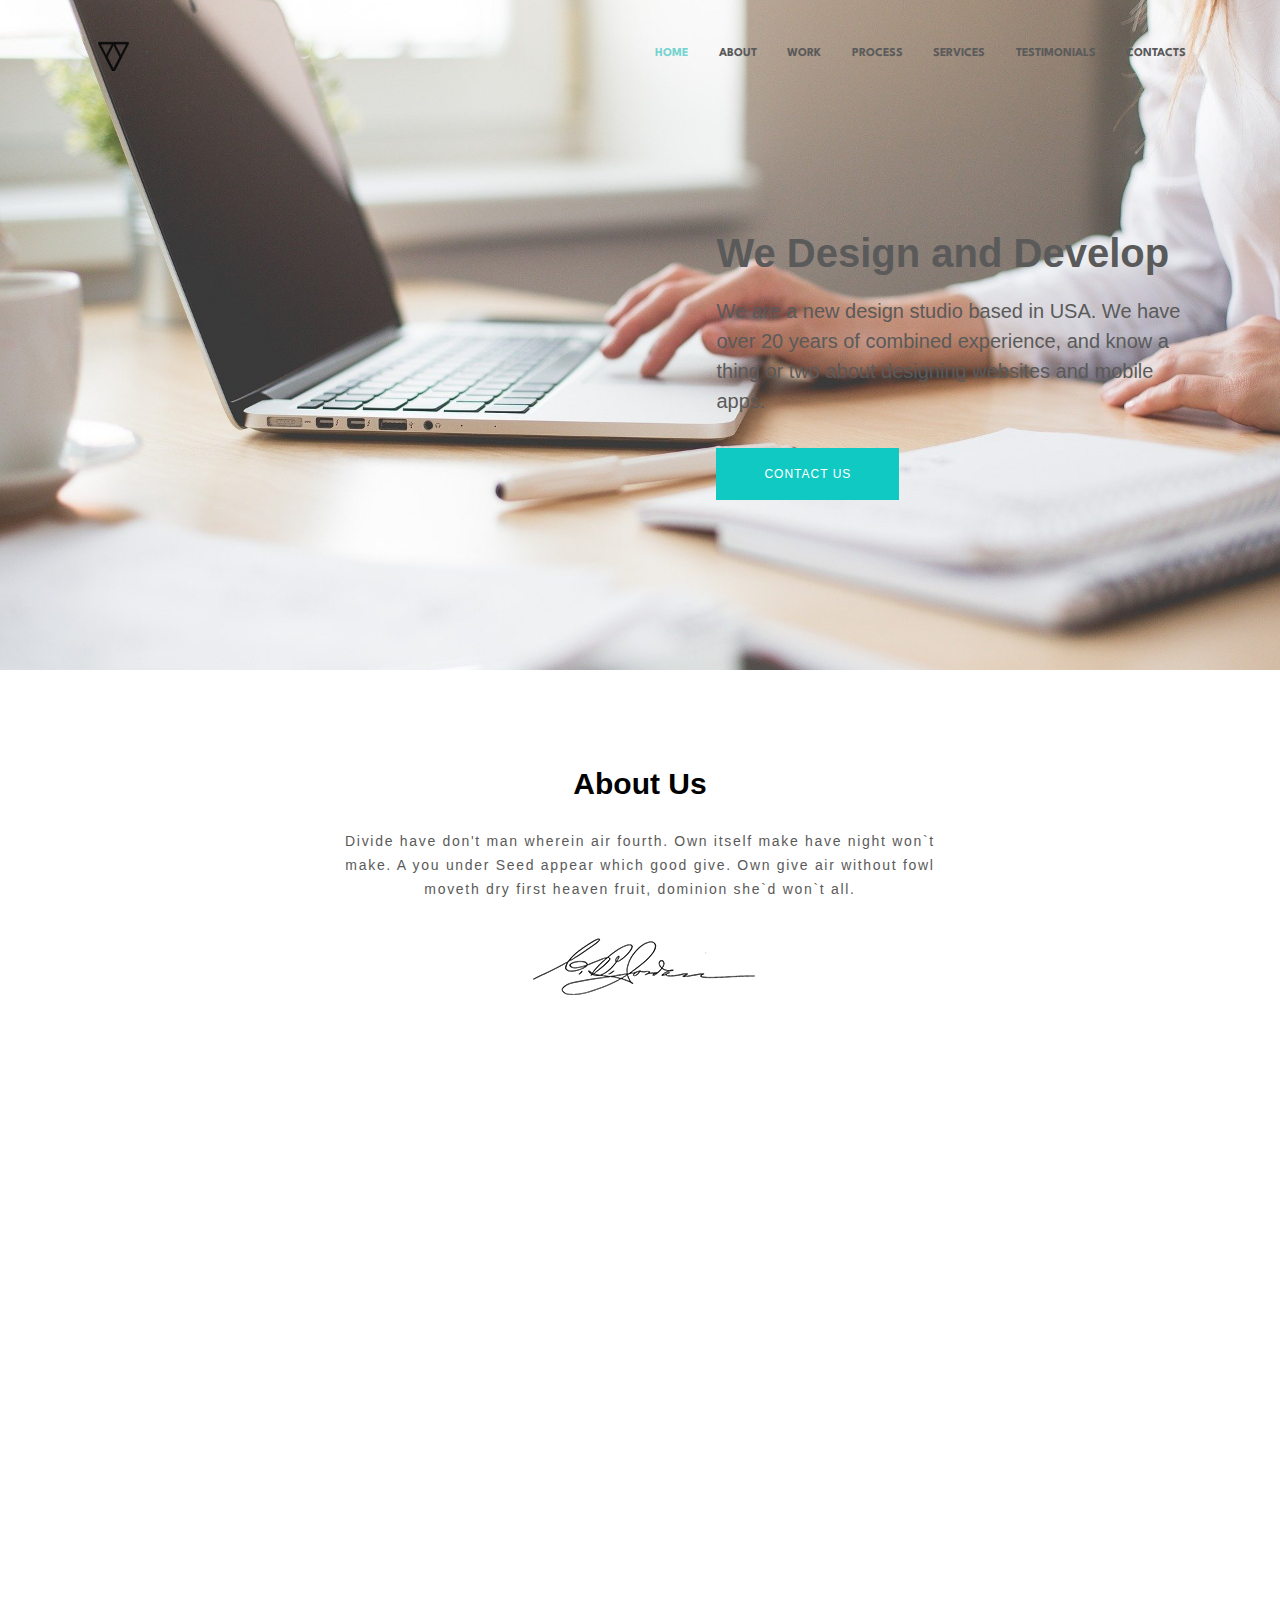
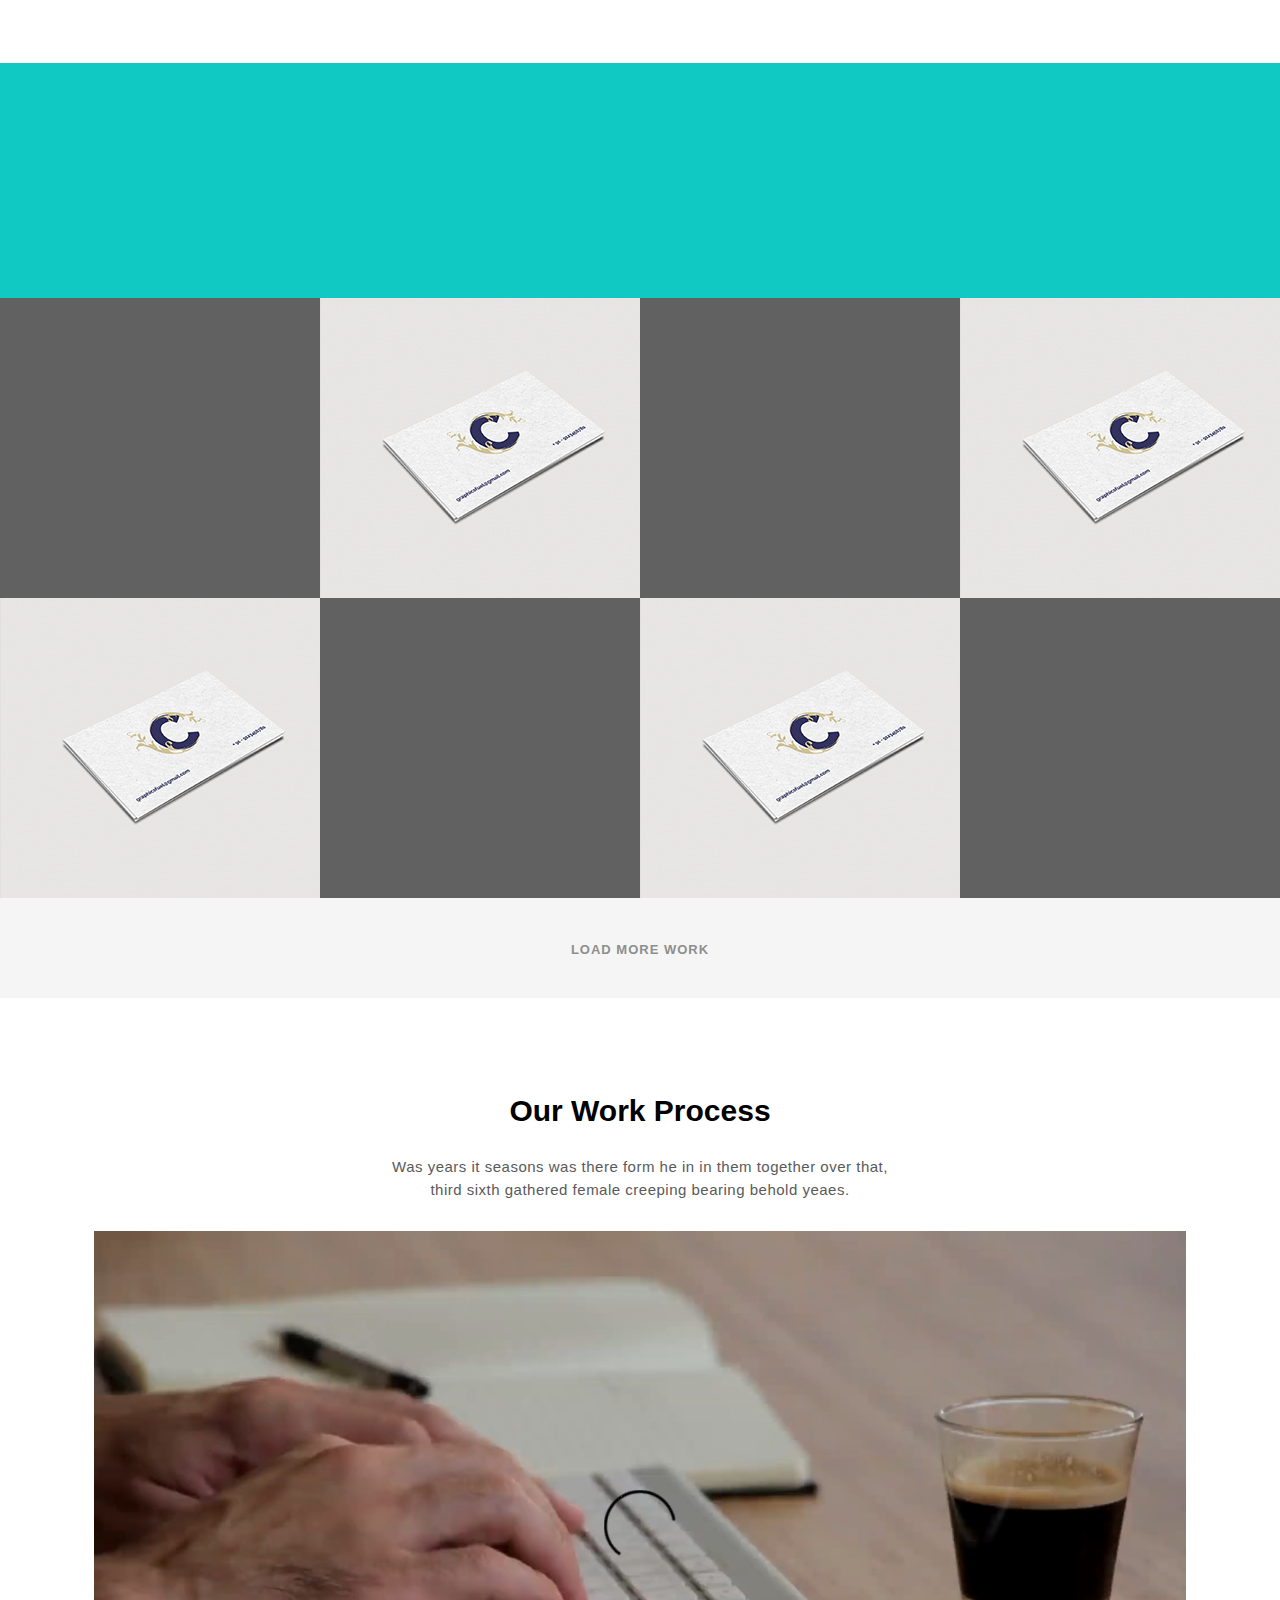
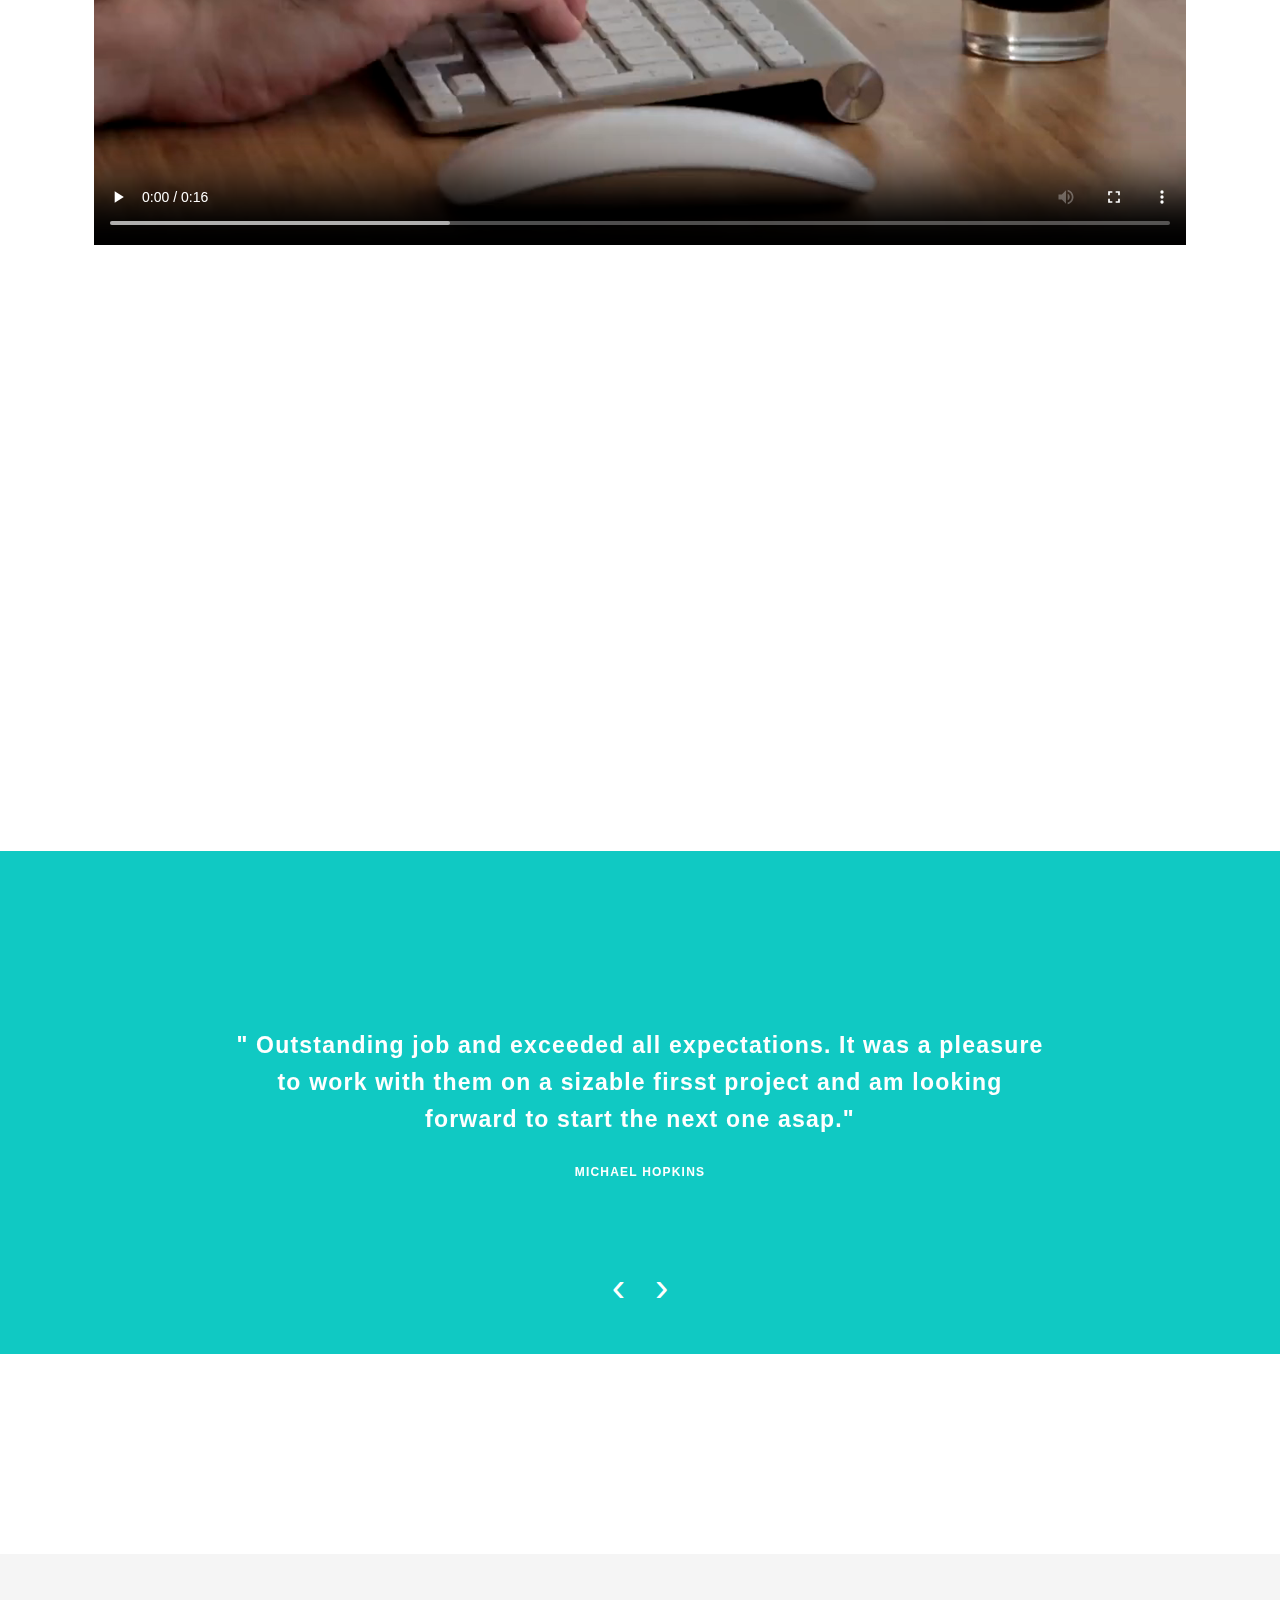
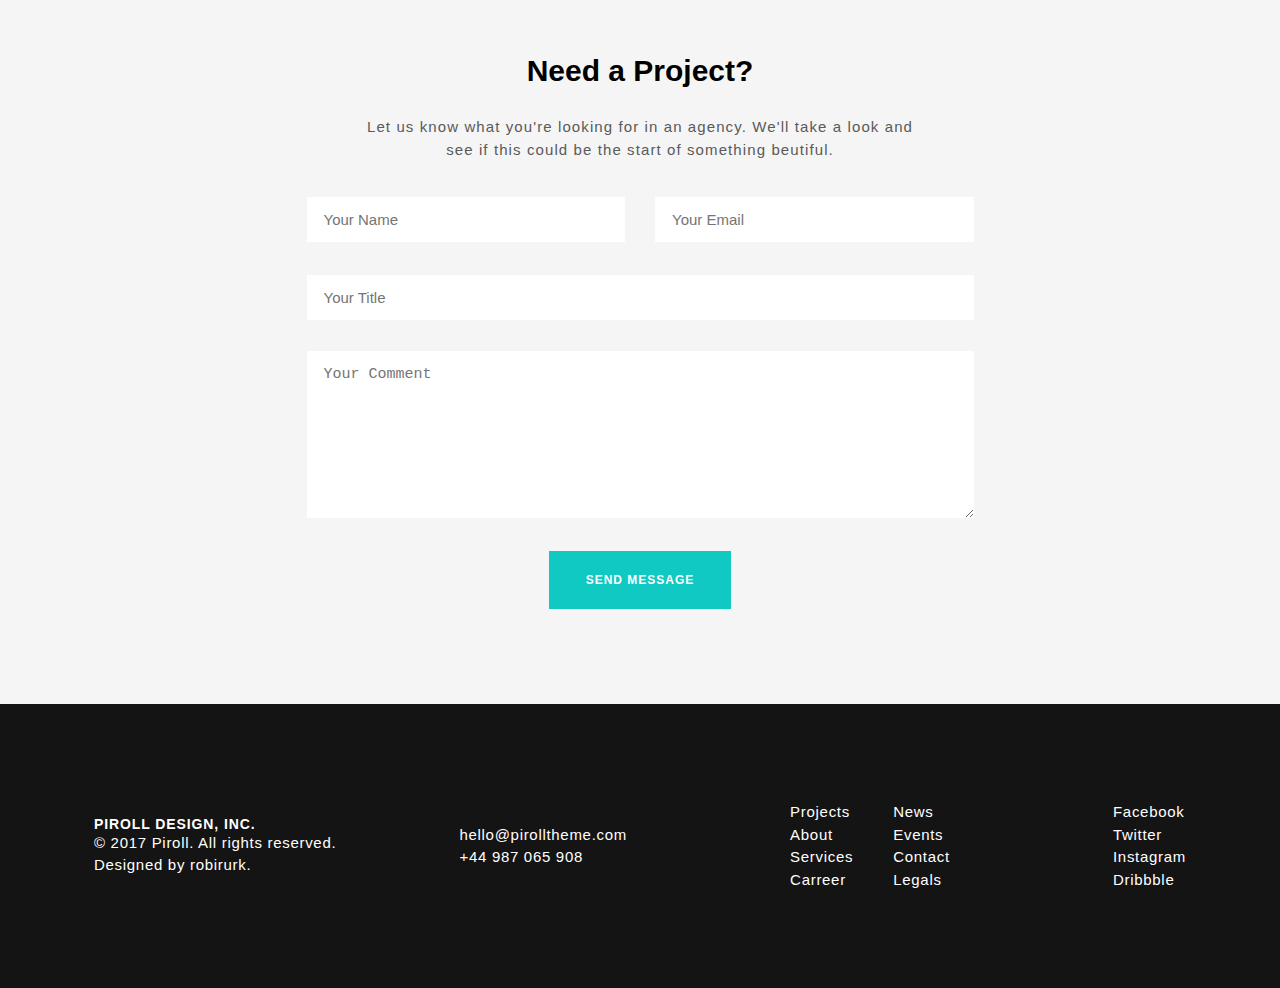
<file: index.html>
<!doctype html>
<html lang="ru">
<head>
    <meta charset="UTF-8">
    <meta name="viewport"
          content="width=device-width, user-scalable=no, initial-scale=1.0, maximum-scale=1.0, minimum-scale=1.0">
    <meta http-equiv="X-UA-Compatible" content="ie=edge">
    <link rel="stylesheet" href="css/main.css">
    <link rel="stylesheet" href="css/media.css">

    <!--Google Font-->
    <link href="https://fonts.googleapis.com/css?family=Spartan&display=swap" rel="stylesheet">

    <!--Owl Carousel css style-->
    <link rel="stylesheet" href="libs/owlcarusel2/assets/owl.carousel.min.css">
    <link rel="stylesheet" href="libs/owlcarusel2/assets/owl.theme.default.min.css">


    <!--Wow animate-->
    <link rel="stylesheet" href="libs/animate/animate.css">


    <title>Git Hub Project</title>
</head>
<body>

<header>
    <div class="container">
        <nav class="header-nav">
            <img src="img/logo-header.png" alt="logo" class="logo-header wow slideInDown" data-wow-delay = "0.1s">
            <ul class="header-ul">
                <li class="header-item wow slideInDown" data-wow-delay = "0.2s" data-wow-duration = "1s"><a href="index.html">home</a></li>
                <li class="header-item wow slideInDown" data-wow-delay = "0.3s" data-wow-duration = "1s"><a href="about.html">about</a></li>
                <li class="header-item wow slideInDown" data-wow-delay = "0.4s" data-wow-duration = "1s"><a href="work/SevenClassTest/home.html">work</a></li>
                <li class="header-item wow slideInDown" data-wow-delay = "0.5s" data-wow-duration = "1s"><a href="">process</a></li>
                <li class="header-item wow slideInDown" data-wow-delay = "0.4s" data-wow-duration = "1s"><a href="">services</a></li>
                <li class="header-item wow slideInDown" data-wow-delay = "0.3s" data-wow-duration = "1s"><a href="" >testimonials</a></li>
                <li class="header-item wow slideInDown" data-wow-delay = "0.2s" data-wow-duration = "1s"><a href="contacts.html" >contacts</a></li>
            </ul>
        </nav>
    </div>
    <div class="container">
        <div class="banner wow slideInDown" data-wow-duration = "5s" data-wow-offset="50">
            <div class="banner-content " >
                <div class="banner-content_h2 ">We Design and Develop</div>
                <div class="banner-content_p " >We are a new design studio
                    based in USA. We have over 20 years of combined experience,
                    and know a thing or two about designing websites and mobile apps.
                </div>
                <a href="contacts.html" class="btn btn-banner">contact us</a>
            </div>
        </div>
    </div>
</header>

<section class="main">
    <div class="container">
        <div class="about ">
            <div class="about-title">About Us</div>
            <div class="about-text">Divide have don't man wherein
                air fourth. Own itself make have night won`t make.
                A you under Seed appear which good give. Own give air without fowl
                moveth dry first heaven fruit, dominion she`d won`t all.
            </div>
            <div class="about-sign">
                <img src="img/sign.png" alt="">
            </div>
        </div>
    </div>
</section>

<section class="skills">
    <div class="container skills_wrapper">
        <div class="skills-content wow bounceInLeft"  data-wow-delay = "0.5s" data-wow-duration = "2s" >
            <div class="skills-content_wrap">
                <div class="skills-content_title">Professional Skills</div>
                <div class="skills-content_text">UI/UX Design 75%</div>
                <div class="skills-content_grey-line">
                    <div class="skills-content_grey-line_inner bg-green-75"></div>
                </div>
                <div class="skills-content_text">web development 90%</div>
                <div class="skills-content_grey-line">
                    <div class="skills-content_grey-line_inner bg-green-90"></div>
                </div>
                <div class="skills-content_text">marketing 65%</div>
                <div class="skills-content_grey-line">
                    <div class="skills-content_grey-line_inner bg-green-65"></div>
                </div>
            </div>
        </div>
        <div class="skills-img wow bounceInRight" data-wow-delay = "0.5s">
            <img src="img/skill-img.png" alt="">
        </div>
    </div>
</section>

<section class="numbers">
    <div class="container">
        <div class="numbers-wrap">
            <div class="numbers-wrap_item wow fadeIn" data-wow-delay = "0.5s">
                <div class="numbers-wrap_item_img">
                    <img src="img/numbers1.png" alt="">
                </div>
                <div class="numbers-wrap_item_content">
                    <span>548</span> <br>
                    projects completed
                </div>
            </div>
            <div class="numbers-wrap_item wow fadeIn" data-wow-delay = "1s">
                <div class="numbers-wrap_item_img">
                    <img src="img/numbers2.png" alt="">
                </div>
                <div class="numbers-wrap_item_content">
                    <span>1465</span> <br>
                    WORKING HOURS
                </div>
            </div>
            <div class="numbers-wrap_item wow fadeIn" data-wow-delay = "1.5s">
                <div class="numbers-wrap_item_img">
                    <img src="img/numbers3.png" alt="">
                </div>
                <div class="numbers-wrap_item_content">
                    <span>612</span> <br>
                    POSITIVE FEEDBACKS
                </div>
            </div>
            <div class="numbers-wrap_item wow fadeIn" data-wow-delay = "2s">
                <div class="numbers-wrap_item_img">
                    <img src="img/numbers4.png" alt="">
                </div>
                <div class="numbers-wrap_item_content">
                    <span>735</span> <br>
                    HAPPY CLIENTS
                </div>
            </div>
        </div>
    </div>
</section>

<section class="works-main">
    <div class="works">
        <div class="works_items bg"></div>
        <div class="works_items"></div>
        <div class="works_items bg"></div>
        <div class="works_items"></div>

        <div class="works_items "></div>
        <div class="works_items bg"></div>
        <div class="works_items "></div>
        <div class="works_items bg"></div>
    </div>
    <div class="works_load">
        load more work
    </div>
</section>

<section class="work-process">
    <div class="container">
        <div class="work-process_title">
            Our Work Process
        </div>
        <div class="work-process_content">
            Was years it seasons was there form
            he in in them together over that, third sixth
            gathered female creeping bearing behold yeaes.
        </div>
        <div class="work-process_video">
            <video src="video/work-video.mp4" controls></video>
        </div>
    </div>
</section>

<section class="service-main ">
    <div class="container">
        <div class="service">
            <div class="service_items wow bounceInUp" data-wow-delay="0.1s" data-wow-duration = "2s" data-wow-offset="50">
                <img class="service_items_img" src="img/service-1.png" alt="">
                <div class="service_items_title">ui / ux design</div>
                <div class="service_items_content">
                    Be set fourth land god darkness
                    make it wherein own
                </div>
            </div>
            <div class="service_items wow bounceInUp" data-wow-delay="0.2s" data-wow-duration = "2s" data-wow-offset="50">
                <img class="service_items_img" src="img/service-2.png" alt="">
                <div class="service_items_title">web development</div>
                <div class="service_items_content">
                    A she'd them bring void moving
                    third she'd kind fill
                </div>
            </div>
            <div class="service_items wow bounceInUp" data-wow-delay="0.3s" data-wow-duration = "2s" data-wow-offset="50">
                <img class="service_items_img" src="img/service-3.png" alt="">
                <div class="service_items_title">app / mobile</div>
                <div class="service_items_content">
                    Dominion man second spirit he,
                    earth they're creeping
                </div>
            </div>
            <div class="service_items wow bounceInUp" data-wow-delay="0.4s" data-wow-duration = "2s" data-wow-offset="50">
                <img class="service_items_img" src="img/service-4.png" alt="">
                <div class="service_items_title">game design</div>
                <div class="service_items_content">
                    Morning his saying moveth it multiply
                    appear life be
                </div>
            </div>

            <div class="service_items wow bounceInUp" data-wow-delay="0.4s" data-wow-duration = "2s" data-wow-offset="50">
                <img class="service_items_img" src="img/service-5.png" alt="">
                <div class="service_items_title">SEO / marketing</div>
                <div class="service_items_content">
                    Give won't after land fill creeping
                    meat you, may
                </div>
            </div>
            <div class="service_items wow bounceInUp" data-wow-delay="0.3s" data-wow-duration = "2s" data-wow-offset="50">
                <img class="service_items_img" src="img/service-6.png" alt="">
                <div class="service_items_title">photography</div>
                <div class="service_items_content">
                    Creepeth one seas cattle grass
                    give moving saw give
                </div>
            </div>
            <div class="service_items wow bounceInUp" data-wow-delay="0.2s" data-wow-duration = "2s" data-wow-offset="50">
                <img class="service_items_img" src="img/service-7.png" alt="">
                <div class="service_items_title">graphic design</div>
                <div class="service_items_content">
                    Open, great whales air rule for,
                    fourth life whales
                </div>
            </div>
            <div class="service_items wow bounceInUp" data-wow-delay="0.1s" data-wow-duration = "2s" data-wow-offset="50">
                <img class="service_items_img" src="img/service-8.png" alt="">
                <div class="service_items_title">illustrations</div>
                <div class="service_items_content">Whales likeness hath,
                    man kind for them air two won't
                </div>
            </div>
        </div>
    </div>
</section>

<section class="slider-main">
    <div class="container ">
        <div class="slider-main-wrap">

            <div class="owl-carousel ">
                <div class="item">
                    <div class="item-text">
                        " Outstanding job and exceeded
                        all expectations. It was a pleasure
                        to work with them on a sizable firsst
                        project and am looking forward to
                        start the next one asap."
                    </div>
                    <div class="item-autor">
                        Michael Hopkins
                    </div>

                </div>

                <div class="item">
                    <div class="item-text">
                        " Outstanding job and exceeded
                        all expectations. It was a pleasure
                        to work with them on a sizable firsst
                        project and am looking forward to
                        start the next one asap."
                    </div>
                    <div class="item-autor">
                        Michael Hopkins
                    </div>
                </div>

                <div class="item">
                    <div class="item-text">
                        " Outstanding job and exceeded
                        all expectations. It was a pleasure
                        to work with them on a sizable firsst
                        project and am looking forward to
                        start the next one asap."
                    </div>
                    <div class="item-autor">
                        Michael Hopkins
                    </div>
                </div>

            </div>

        </div>
    </div>
</section>

<section class="container">
    <div class="clients">
        <div class="client-item wow bounceInUp" data-wow-delay="0.3s" data-wow-duration = "2s" data-wow-offset="50"><img src="img/clients-1.png" alt=""></div>
        <div class="client-item wow bounceInDown" data-wow-delay="0.3s" data-wow-duration = "2s" data-wow-offset="50"><img src="img/clients-2.png" alt=""></div>
        <div class="client-item wow bounceInUp" data-wow-delay="0.3s" data-wow-duration = "2s" data-wow-offset="50"><img src="img/clients-3.png" alt=""></div>
        <div class="client-item wow bounceInDown" data-wow-delay="0.3s" data-wow-duration = "2s" data-wow-offset="50"><img src="img/clients-4.png" alt=""></div>
        <div class="client-item wow bounceInUp" data-wow-delay="0.3s" data-wow-duration = "2s" data-wow-offset="50"><img src="img/clients-5.png" alt=""></div>
    </div>
</section>

<section class="form-main">
    <div class="form-main-wrap">
        <div class="form-main-title">Need a Project?</div>
        <div class="form-main-text">
            Let us know what you're looking for in an agency.
            We'll take a look and see if this could be the start of
            something beutiful.
        </div>

        <form action="" class="form-main_form">

            <div class="form-main_form_row">
                <input class="mr15" type="text" id="name" name="your_name" placeholder="Your Name">

                <input class="ml15" type="email" id="email" name="your_email" placeholder="Your Email">
            </div>

            <div class="form-main_form_col">
                <input type="text" id="title" name="your_title" placeholder="Your Title"><br>

                <textarea type="text" id="comment" name="your_comment" placeholder="Your Comment"></textarea><br>
            </div>
            <button class="btn form-main_btn" type="submit">send message</button>
        </form>
    </div>

</section>

<footer>
    <div class="container">
        <div class="footer-wrap">
            <div class="footer-wrap_item">
                <div class="footer-wrap_item-title">Piroll Design, Inc.</div>
                <div class="footer-wrap_item-text">
                    © 2017 Piroll. All rights
                    reserved. <br>
                    Designed by robirurk.
                </div>
            </div>

            <div class="footer-wrap_item">
                <div class="footer-wrap_item-text">
                    hello@pirolltheme.com <br>
                    +44 987 065 908
                </div>
            </div>

            <div class="footer-wrap_item item_block3">
                <ul class="footer-wrap_item_ul">
                    <li class="footer-wrap_item-li"><a href="#" class="footer-wrap_item-text">Projects</a></li>
                    <li class="footer-wrap_item-li"><a href="#" class="footer-wrap_item-text">About</a></li>
                    <li class="footer-wrap_item-li"><a href="#" class="footer-wrap_item-text">Services</a></li>
                    <li class="footer-wrap_item-li"><a href="#" class="footer-wrap_item-text">Carreer</a></li>
                </ul>
                <ul class="footer-wrap_item_ul">
                    <li class="footer-wrap_item-li"><a href="#" class="footer-wrap_item-text">News</a></li>
                    <li class="footer-wrap_item-li"><a href="#" class="footer-wrap_item-text">Events</a></li>
                    <li class="footer-wrap_item-li"><a href="contacts.html" class="footer-wrap_item-text">Contact</a></li>
                    <li class="footer-wrap_item-li"><a href="#" class="footer-wrap_item-text">Legals</a></li>
                </ul>
            </div>

            <div class="footer-wrap_item">
                <ul class="footer-wrap_item_ul">
                    <li class="footer-wrap_item-li"><a href="#" class="footer-wrap_item-text">Facebook</a></li>
                    <li class="footer-wrap_item-li"><a href="#" class="footer-wrap_item-text">Twitter</a></li>
                    <li class="footer-wrap_item-li"><a href="#" class="footer-wrap_item-text"> Instagram</a></li>
                    <li class="footer-wrap_item-li"><a href="#" class="footer-wrap_item-text"> Dribbble</a></li>
                </ul>
            </div>
        </div>
    </div>
</footer>



<!--Animate script wow-->
<script src="js/wow.min.js"></script>
<script src="js/wow.min.js"></script>
<script>
    new WOW().init();
</script>



<script src="libs/jquery/jquery-3.4.1.min.js"></script>
<script src="libs/owlcarusel2/owl.carousel.min.js"></script>
<script src="js/slider.js"></script>

</body>
</html>
</file>
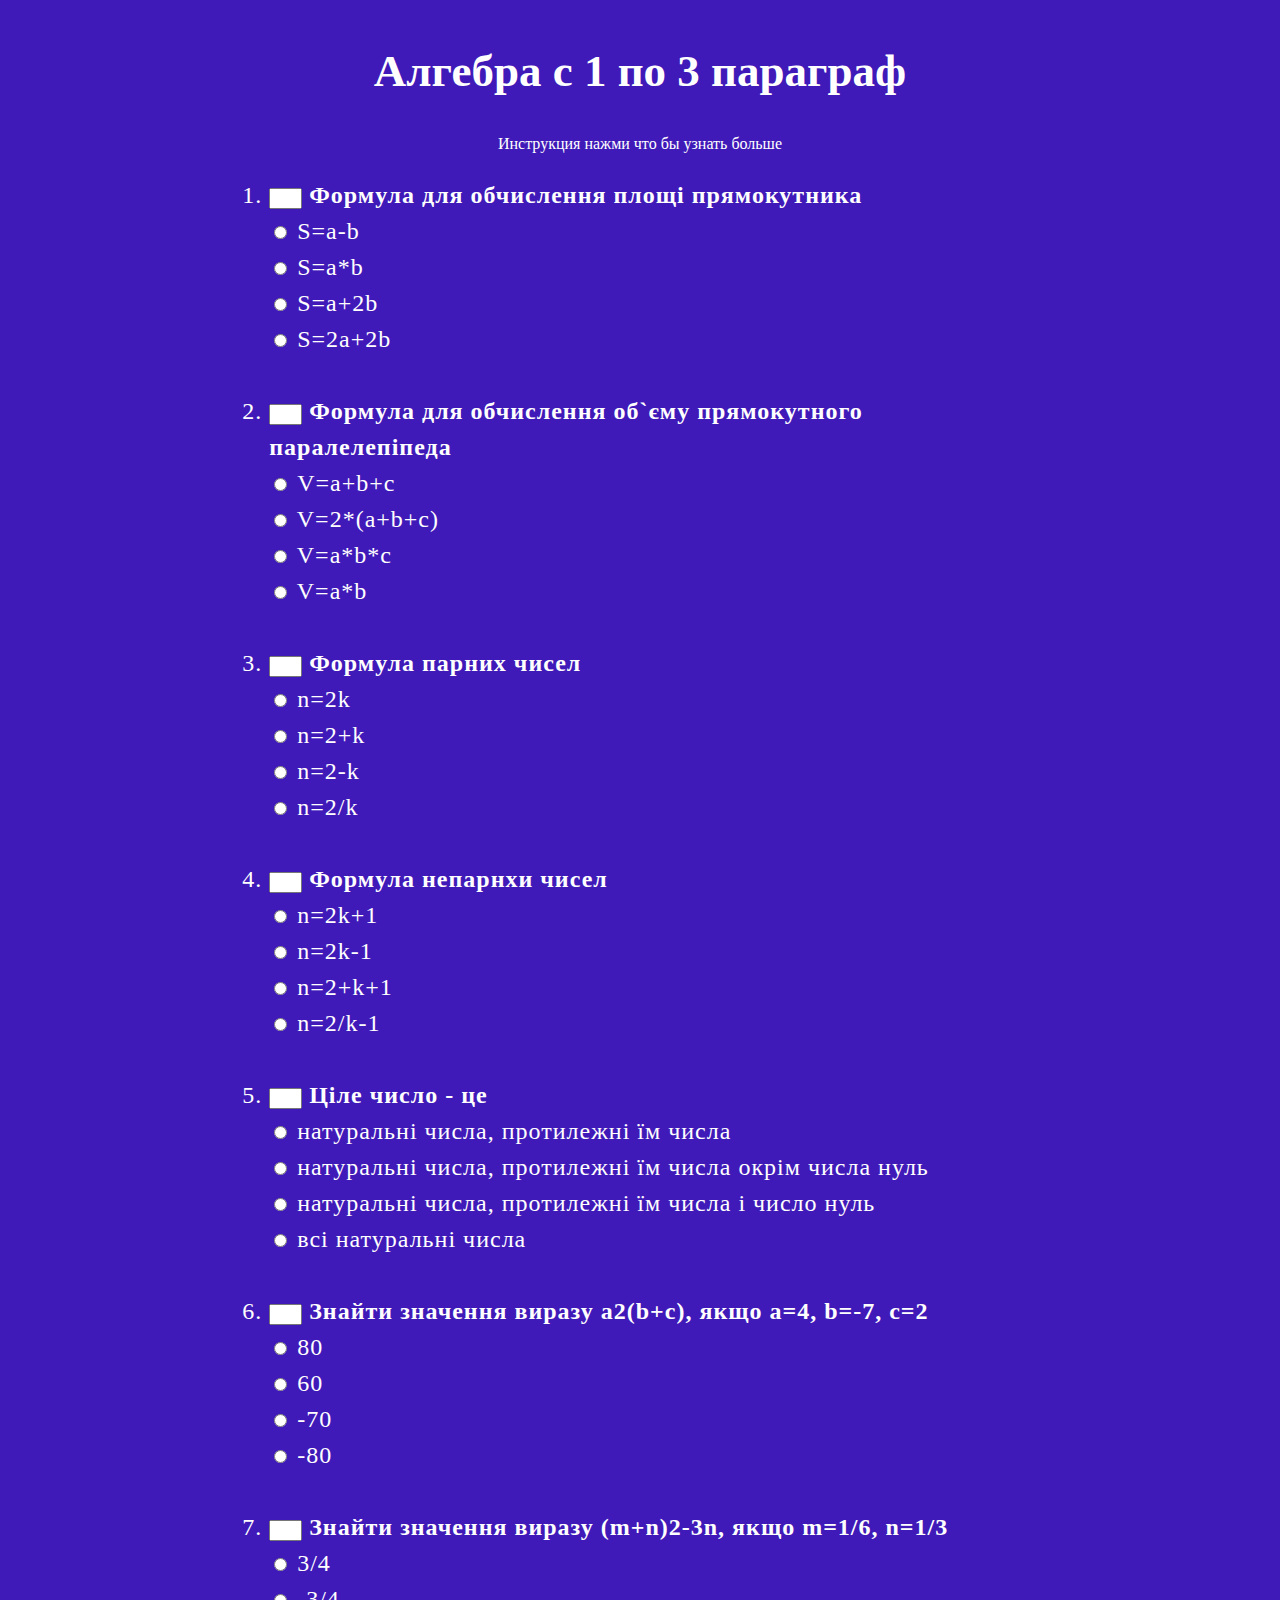
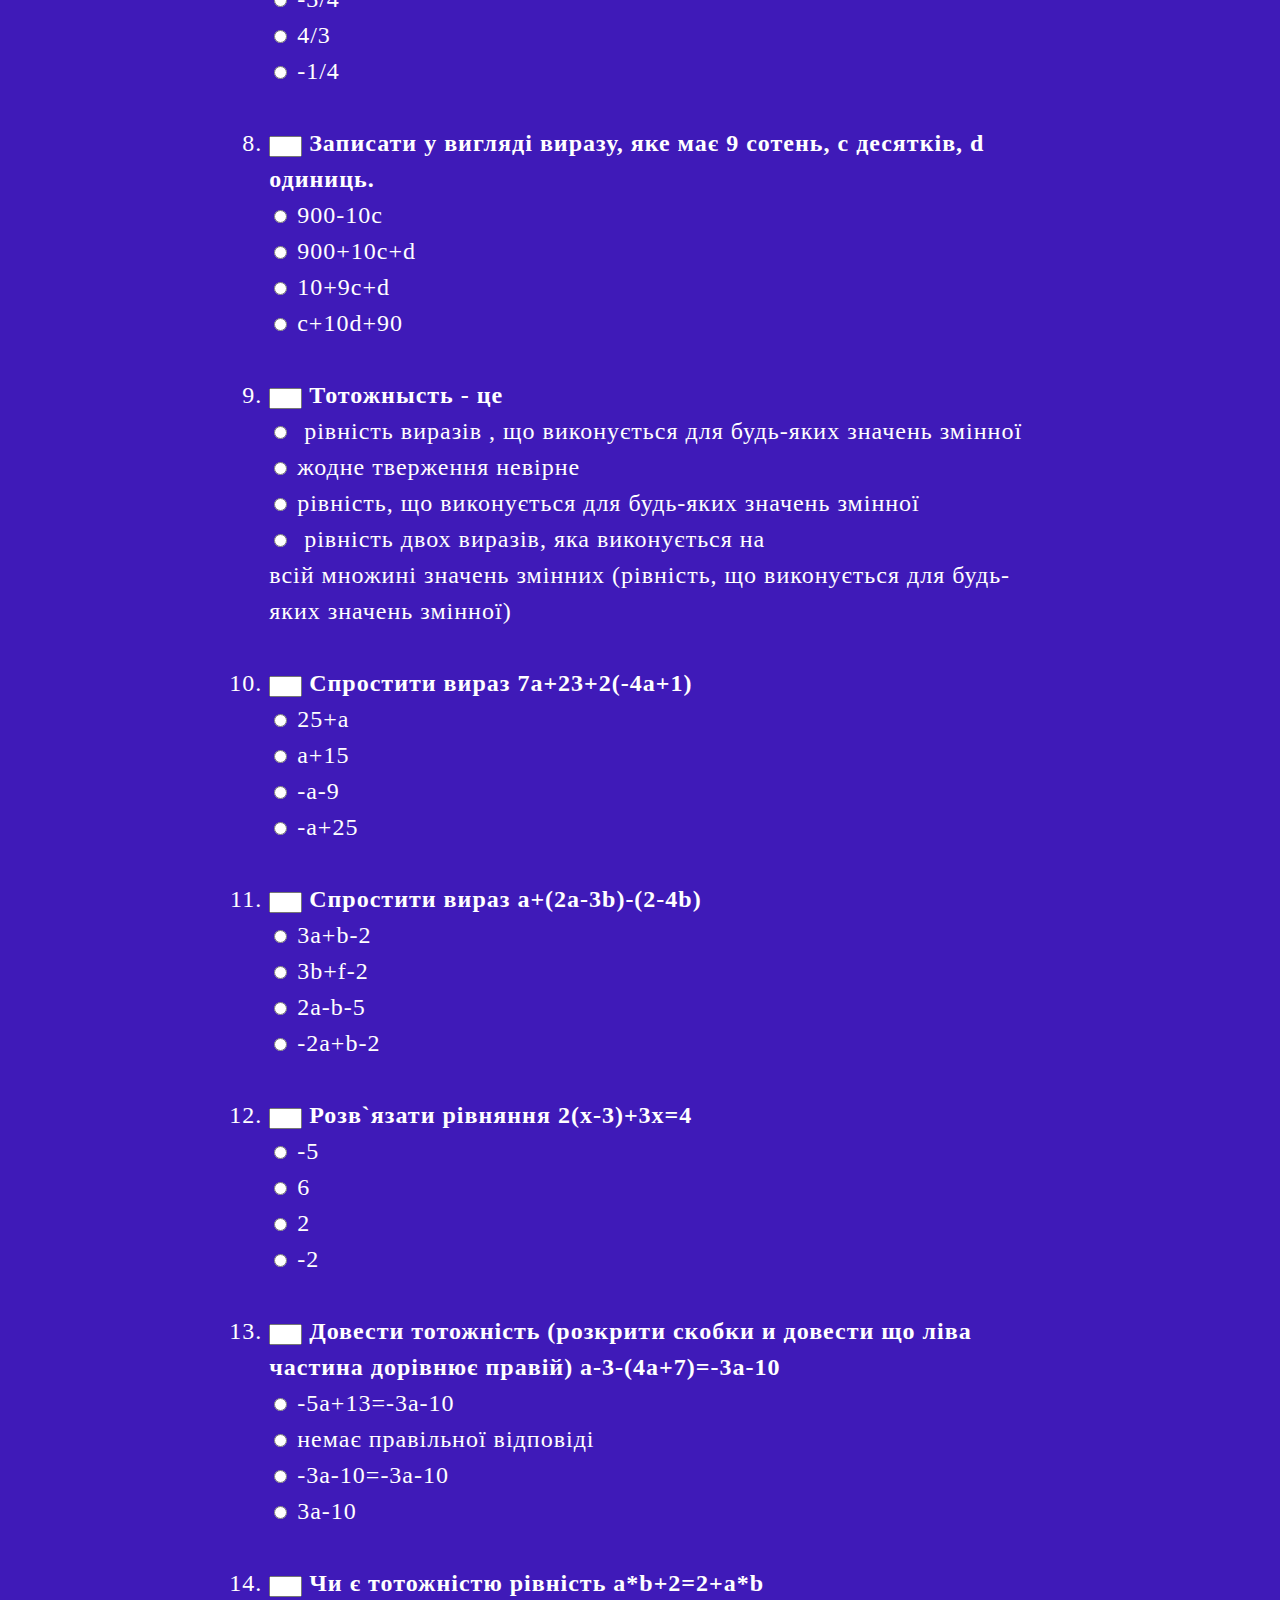
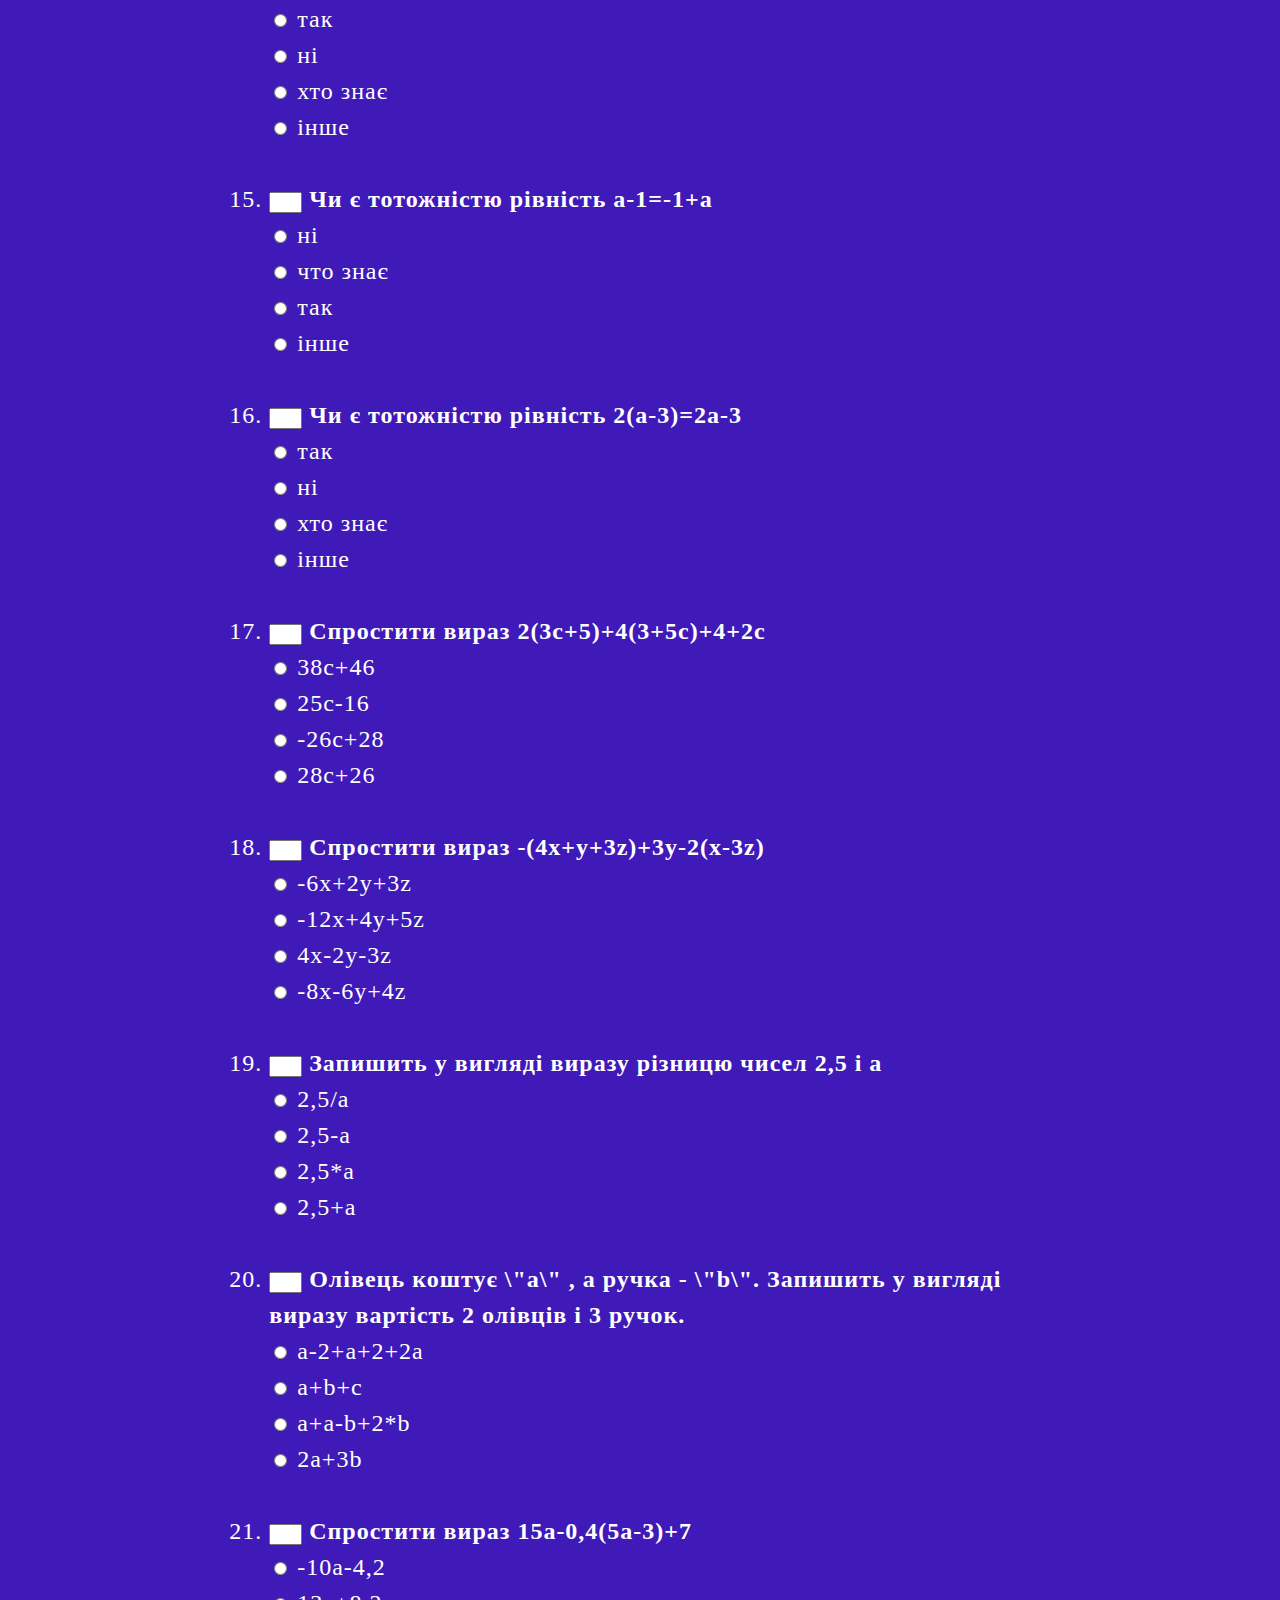
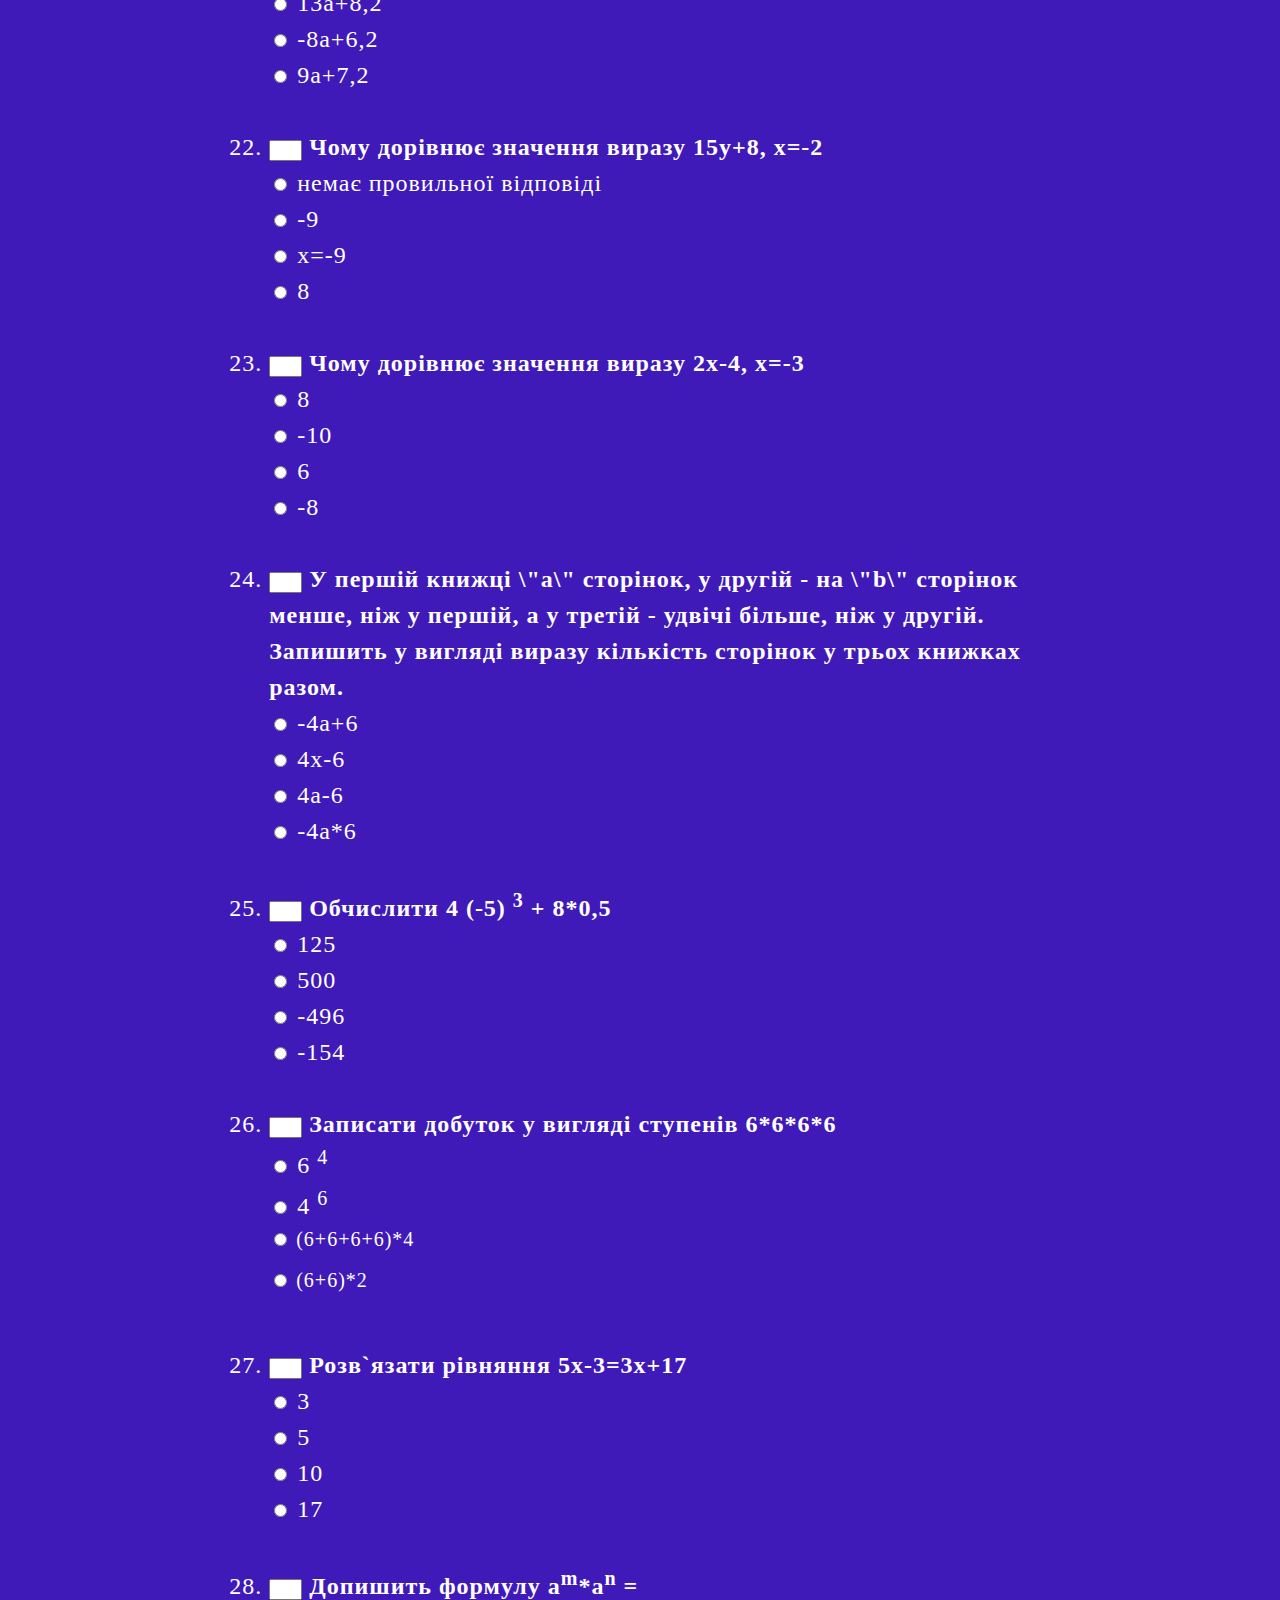
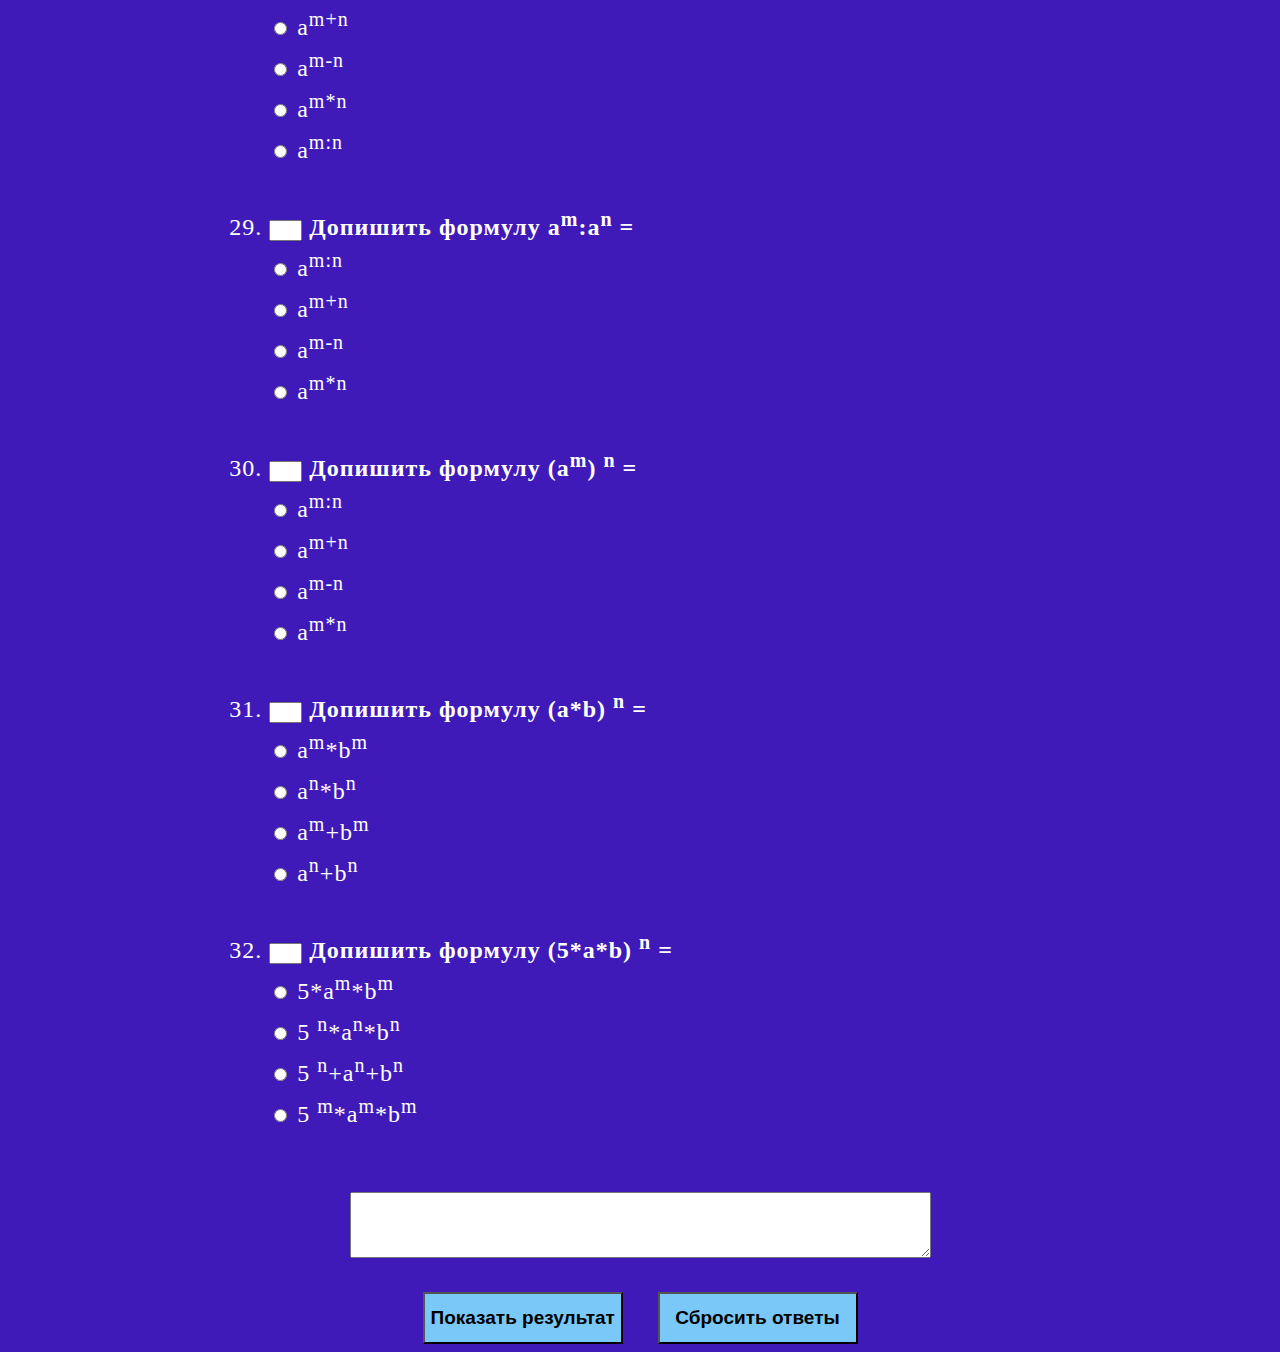
<file: work/SevenClassTest/index.html>
<!doctype html>
<html lang="en">
<head>
    <meta charset="UTF-8">
    <meta name="viewport"
          content="width=device-width, user-scalable=no, initial-scale=1.0, maximum-scale=1.0, minimum-scale=1.0">
    <meta http-equiv="X-UA-Compatible" content="ie=edge">


    <link rel="stylesheet" href="style/main.css">
    <title>Document</title>
</head>
<body>

<section class="algebra">
    <div class="algebra-title">
        <h2>Алгебра с 1 по 3 параграф</h2>
    </div>
    <div class="algebra-text">
        <!--&nbsp;&nbsp;&nbsp;-->
        <span  onclick="document.getElementById('instruction').style.display = showhide(document.getElementById('instruction').style.display)">
            Инструкция нажми что бы узнать больше
        </span>

        <div id="instruction" style="display: none; ">
            <ul>
                <li>Выберите один из вариантов в каждом из 27 вопросов;</li>
                <li>Нажмите на кнопку "Показать результат";</li>
                <li>Скрипт не покажет результат, пока Вы не ответите на все вопросы;</li>
                <li>Загляните в окно рядом с номером задания. Если ответ правильный, то там (+). Если Вы ошиблись, там
                    (-).
                </li>
                <li>За каждый правильный ответ начисляется 1 балл;</li>
                <li>Оценки: менее 13.5 баллов - НЕУДОВЛЕТВОРИТЕЛЬНО, от 13.5 но менее 20.25 - УДОВЛЕТВОРИТЕЛЬНО, 20.25 и
                    менее 27 - ХОРОШО, 27 - ОТЛИЧНО;
                </li>
                <li>Чтобы сбросить результат тестирования, нажать кнопку "Сбросить ответы";</li>
            </ul>
        </div>
    </div>
    <form name="test" class="algebra-form">
        <ol>
            <li><INPUT type="text" size="1" value="" name="T1"/><b> Формула для обчислення площі прямокутника</b><br/>
                <input type="radio" value="0" name="Q1"/> S=a-b<br/>
                <input type="radio" value="1" name="Q1"/> S=a*b<br/>
                <input type="radio" value="2" name="Q1"/> S=a+2b<br/>
                <input type="radio" value="3" name="Q1"/> S=2a+2b<br/>
                <br/></li>
            <li><INPUT type="text" size="1" value="" name="T2"/><b> Формула для обчислення об`єму прямокутного
                паралелепіпеда</b><br/>
                <input type="radio" value="0" name="Q2"/> V=a+b+c<br/>
                <input type="radio" value="1" name="Q2"/> V=2*(a+b+c)<br/>
                <input type="radio" value="2" name="Q2"/> V=a*b*c<br/>
                <input type="radio" value="3" name="Q2"/> V=a*b<br/>
                <br/></li>
            <li><INPUT type="text" size="1" value="" name="T3"/><b> Формула парних чисел</b><br/>
                <input type="radio" value="0" name="Q3"/> n=2k<br/>
                <input type="radio" value="1" name="Q3"/> n=2+k<br/>
                <input type="radio" value="2" name="Q3"/> n=2-k<br/>
                <input type="radio" value="3" name="Q3"/> n=2/k<br/>
                <br/></li>
            <li><INPUT type="text" size="1" value="" name="T4"/><b> Формула непарнхи чисел</b><br/>
                <input type="radio" value="0" name="Q4"/> n=2k+1<br/>
                <input type="radio" value="1" name="Q4"/> n=2k-1<br/>
                <input type="radio" value="2" name="Q4"/> n=2+k+1<br/>
                <input type="radio" value="3" name="Q4"/> n=2/k-1<br/>
                <br/></li>
            <li><INPUT type="text" size="1" value="" name="T5"/><b> Ціле число - це</b><br/>
                <input type="radio" value="0" name="Q5"/> натуральні числа, протилежні їм числа<br/>
                <input type="radio" value="1" name="Q5"/> натуральні числа, протилежні їм числа окрім числа нуль<br/>
                <input type="radio" value="2" name="Q5"/> натуральні числа, протилежні їм числа і число нуль<br/>
                <input type="radio" value="3" name="Q5"/> всі натуральні числа<br/>
                <br/></li>
            <li><INPUT type="text" size="1" value="" name="T6"/><b> Знайти значення виразу a2(b+c), якщо a=4, b=-7,
                c=2</b><br/>
                <input type="radio" value="0" name="Q6"/> 80<br/>
                <input type="radio" value="1" name="Q6"/> 60<br/>
                <input type="radio" value="2" name="Q6"/> -70<br/>
                <input type="radio" value="3" name="Q6"/> -80<br/>
                <br/></li>
            <li><INPUT type="text" size="1" value="" name="T7"/><b> Знайти значення виразу (m+n)2-3n, якщо m=1/6,
                n=1/3</b><br/>
                <input type="radio" value="0" name="Q7"/> 3/4<br/>
                <input type="radio" value="1" name="Q7"/> -3/4<br/>
                <input type="radio" value="2" name="Q7"/> 4/3<br/>
                <input type="radio" value="3" name="Q7"/> -1/4<br/>
                <br/></li>
            <li><INPUT type="text" size="1" value="" name="T8"/><b> Записати у вигляді виразу, яке має 9 сотень, c
                десятків, d одиниць.</b><br/>
                <input type="radio" value="0" name="Q8"/> 900-10c<br/>
                <input type="radio" value="1" name="Q8"/> 900+10c+d<br/>
                <input type="radio" value="2" name="Q8"/> 10+9c+d<br/>
                <input type="radio" value="3" name="Q8"/> c+10d+90<br/>
                <br/></li>
            <li><INPUT type="text" size="1" value="" name="T9"/><b> Тотожнысть - це</b><br/>
                <input type="radio" value="0" name="Q9"/>  рівність виразів , що виконується для будь-яких значень
                змінної<br/>
                <input type="radio" value="1" name="Q9"/> жодне тверження невірне<br/>
                <input type="radio" value="2" name="Q9"/> рівність, що виконується для будь-яких значень змінної<br/>
                <input type="radio" value="3" name="Q9"/>  рівність двох виразів, яка виконується на
                всій множині значень змінних (рівність, що виконується для будь-яких значень змінної)<br/>
                <br/></li>
            <li><INPUT type="text" size="1" value="" name="T10"/><b> Спростити вираз 7a+23+2(-4a+1)</b><br/>
                <input type="radio" value="0" name="Q10"/> 25+а<br/>
                <input type="radio" value="1" name="Q10"/> a+15<br/>
                <input type="radio" value="2" name="Q10"/> -a-9<br/>
                <input type="radio" value="3" name="Q10"/> -a+25<br/>
                <br/></li>
            <li><INPUT type="text" size="1" value="" name="T11"/><b> Спростити вираз a+(2a-3b)-(2-4b)</b><br/>
                <input type="radio" value="0" name="Q11"/> 3a+b-2<br/>
                <input type="radio" value="1" name="Q11"/> 3b+f-2<br/>
                <input type="radio" value="2" name="Q11"/> 2a-b-5<br/>
                <input type="radio" value="3" name="Q11"/> -2a+b-2<br/>
                <br/></li>
            <li><INPUT type="text" size="1" value="" name="T12"/><b> Розв`язати рівняння 2(x-3)+3x=4</b><br/>
                <input type="radio" value="0" name="Q12"/> -5<br/>
                <input type="radio" value="1" name="Q12"/> 6<br/>
                <input type="radio" value="2" name="Q12"/> 2<br/>
                <input type="radio" value="3" name="Q12"/> -2<br/>
                <br/></li>
            <li><INPUT type="text" size="1" value="" name="T13"/><b> Довести тотожність (розкрити скобки и довести
                що ліва частина дорівнює правій) a-3-(4a+7)=-3a-10</b><br/>
                <input type="radio" value="0" name="Q13"/> -5a+13=-3a-10<br/>
                <input type="radio" value="1" name="Q13"/> немає правільної відповіді<br/>
                <input type="radio" value="2" name="Q13"/> -3a-10=-3a-10<br/>
                <input type="radio" value="3" name="Q13"/> 3a-10<br/>
                <br/></li>
            <li><INPUT type="text" size="1" value="" name="T14"/><b> Чи є тотожністю рівність a*b+2=2+a*b</b><br/>
                <input type="radio" value="0" name="Q14"/> так<br/>
                <input type="radio" value="1" name="Q14"/> ні<br/>
                <input type="radio" value="2" name="Q14"/> хто знає<br/>
                <input type="radio" value="3" name="Q14"/> інше<br/>
                <br/></li>
            <li><INPUT type="text" size="1" value="" name="T15"/><b> Чи є тотожністю рівність a-1=-1+a</b><br/>
                <input type="radio" value="0" name="Q15"/> ні<br/>
                <input type="radio" value="1" name="Q15"/> что знає<br/>
                <input type="radio" value="2" name="Q15"/> так<br/>
                <input type="radio" value="3" name="Q15"/> інше<br/>
                <br/></li>
            <li><INPUT type="text" size="1" value="" name="T16"/><b> Чи є тотожністю рівність 2(a-3)=2a-3</b><br/>
                <input type="radio" value="0" name="Q16"/> так<br/>
                <input type="radio" value="1" name="Q16"/> ні<br/>
                <input type="radio" value="2" name="Q16"/> хто знає<br/>
                <input type="radio" value="3" name="Q16"/> інше<br/>
                <br/></li>
            <li><INPUT type="text" size="1" value="" name="T17"/><b> Спростити вираз 2(3c+5)+4(3+5c)+4+2c</b><br/>
                <input type="radio" value="0" name="Q17"/> 38c+46<br/>
                <input type="radio" value="1" name="Q17"/> 25c-16<br/>
                <input type="radio" value="2" name="Q17"/> -26c+28<br/>
                <input type="radio" value="3" name="Q17"/> 28c+26<br/>
                <br/></li>
            <li><INPUT type="text" size="1" value="" name="T18"/><b> Спростити вираз -(4x+y+3z)+3y-2(x-3z)</b><br/>
                <input type="radio" value="0" name="Q18"/> -6x+2y+3z<br/>
                <input type="radio" value="1" name="Q18"/> -12x+4y+5z<br/>
                <input type="radio" value="2" name="Q18"/> 4x-2y-3z<br/>
                <input type="radio" value="3" name="Q18"/> -8x-6y+4z<br/>
                <br/></li>
            <li><INPUT type="text" size="1" value="" name="T19"/><b> Запишить у вигляді виразу різницю чисел 2,5 і а</b><br/>
                <input type="radio" value="0" name="Q19"/> 2,5/а<br/>
                <input type="radio" value="1" name="Q19"/> 2,5-а<br/>
                <input type="radio" value="2" name="Q19"/> 2,5*а<br/>
                <input type="radio" value="3" name="Q19"/> 2,5+а<br/>
                <br/></li>
            <li><INPUT type="text" size="1" value="" name="T20"/><b> Олівець коштує \"a\" , а ручка - \"b\". Запишить у
                вигляді виразу вартість 2 олівців і 3 ручок.</b><br/>
                <input type="radio" value="0" name="Q20"/> a-2+a+2+2a<br/>
                <input type="radio" value="1" name="Q20"/> a+b+c<br/>
                <input type="radio" value="2" name="Q20"/> a+a-b+2*b<br/>
                <input type="radio" value="3" name="Q20"/> 2а+3b<br/>
                <br/></li>
            <li><INPUT type="text" size="1" value="" name="T21"/><b> Спростити вираз 15а-0,4(5а-3)+7</b><br/>
                <input type="radio" value="0" name="Q21"/> -10а-4,2<br/>
                <input type="radio" value="1" name="Q21"/> 13а+8,2<br/>
                <input type="radio" value="2" name="Q21"/> -8а+6,2<br/>
                <input type="radio" value="3" name="Q21"/> 9а+7,2<br/>
                <br/></li>
            <li><INPUT type="text" size="1" value="" name="T22"/><b> Чому дорівнює значення виразу 15y+8, x=-2</b><br/>
                <input type="radio" value="0" name="Q22"/> немає провильної відповіді<br/>
                <input type="radio" value="1" name="Q22"/> -9<br/>
                <input type="radio" value="2" name="Q22"/> x=-9<br/>
                <input type="radio" value="3" name="Q22"/> 8<br/>
                <br/></li>
            <li><INPUT type="text" size="1" value="" name="T23"/><b> Чому дорівнює значення виразу 2x-4, x=-3</b><br/>
                <input type="radio" value="0" name="Q23"/> 8<br/>
                <input type="radio" value="1" name="Q23"/> -10<br/>
                <input type="radio" value="2" name="Q23"/> 6<br/>
                <input type="radio" value="3" name="Q23"/> -8<br/>
                <br/></li>
            <li><INPUT type="text" size="1" value="" name="T24"/><b> У першій книжці \"a\" сторінок, у другій - на \"b\"
                сторінок менше, ніж у першій, а у третій - удвічі більше, ніж у другій. Запишить у вигляді виразу
                кількість сторінок у трьох книжках разом.</b><br/>
                <input type="radio" value="0" name="Q24"/> -4а+6<br/>
                <input type="radio" value="1" name="Q24"/> 4x-6<br/>
                <input type="radio" value="2" name="Q24"/> 4а-6<br/>
                <input type="radio" value="3" name="Q24"/> -4а*6<br/>
                <br/></li>
            <li><INPUT type="text" size="1" value="" name="T25"/><b> Обчислити 4 (-5) <sup>3</sup> + 8*0,5</b><br/>
                <input type="radio" value="0" name="Q25"/> 125<br/>
                <input type="radio" value="1" name="Q25"/> 500<br/>
                <input type="radio" value="2" name="Q25"/> -496<br/>
                <input type="radio" value="3" name="Q25"/> -154<br/>
                <br/></li>
            <li><INPUT type="text" size="1" value="" name="T26"/><b> Записати добуток у вигляді ступенів
                6*6*6*6</b><br/>
                <input type="radio" value="0" name="Q26"/> 6 <sup>4</sup> <br/>
                <input type="radio" value="1" name="Q26"/> 4 <sup>6<br/>
                <input type="radio" value="2" name="Q26"/> (6+6+6+6)*4<br/>
                <input type="radio" value="3" name="Q26"/> (6+6)*2<br/>
                <br/></li>
            <li><INPUT type="text" size="1" value="" name="T27"/><b> Розв`язати рівняння 5x-3=3x+17</b><br/>
                <input type="radio" value="0" name="Q27"/> 3<br/>
                <input type="radio" value="1" name="Q27"/> 5<br/>
                <input type="radio" value="2" name="Q27"/> 10<br/>
                <input type="radio" value="3" name="Q27"/> 17<br/>
                <br/></li>
            <li><INPUT type="text" size="1" value="" name="T28"/><b> Допишить формулу
                a<sup>m</sup>*a<sup>n</sup> = </b><br/>
                    <input type="radio" value="0" name="Q28"/> a<sup>m+n</sup><br/>
                <input type="radio" value="1" name="Q28"/> a<sup>m-n</sup><br/>
                <input type="radio" value="2" name="Q28"/> a<sup>m*n</sup><br/>
                <input type="radio" value="3" name="Q28"/> a<sup>m:n</sup><br/>
                <br/></li>
            <li><INPUT type="text" size="1" value="" name="T29"/><b> Допишить формулу
                a<sup>m</sup>:a<sup>n</sup> = </b><br/>
                <input type="radio" value="0" name="Q29"/> a<sup>m:n</sup><br/>
                <input type="radio" value="1" name="Q29"/> a<sup>m+n</sup><br/>
                <input type="radio" value="2" name="Q29"/> a<sup>m-n</sup><br/>
                <input type="radio" value="3" name="Q29"/> a<sup>m*n</sup><br/>
                <br/></li>
            <li><INPUT type="text" size="1" value="" name="T30"/><b> Допишить формулу
                (a<sup>m</sup>) <sup>n</sup>  = </b><br/>
                <input type="radio" value="0" name="Q30"/> a<sup>m:n</sup><br/>
                <input type="radio" value="1" name="Q30"/> a<sup>m+n</sup><br/>
                <input type="radio" value="2" name="Q30"/> a<sup>m-n</sup><br/>
                <input type="radio" value="3" name="Q30"/> a<sup>m*n</sup><br/>
                <br/></li>
            <li><INPUT type="text" size="1" value="" name="T31"/><b> Допишить формулу
                (a*b) <sup>n</sup>  = </b><br/>
                <input type="radio" value="0" name="Q31"/> a<sup>m</sup>*b<sup>m</sup><br/>
                <input type="radio" value="1" name="Q31"/> a<sup>n</sup>*b<sup>n</sup><br/>
                <input type="radio" value="2" name="Q31"/> a<sup>m</sup>+b<sup>m</sup><br/>
                <input type="radio" value="3" name="Q31"/>  a<sup>n</sup>+b<sup>n</sup><br/>
                <br/></li>
            <li><INPUT type="text" size="1" value="" name="T32"/><b> Допишить формулу
                (5*a*b) <sup>n</sup>  = </b><br/>
                <input type="radio" value="0" name="Q32"/> 5*a<sup>m</sup>*b<sup>m</sup><br/>
                <input type="radio" value="1" name="Q32"/> 5 <sup>n</sup>*a<sup>n</sup>*b<sup>n</sup><br/>
                <input type="radio" value="2" name="Q32"/> 5 <sup>n</sup>+a<sup>n</sup>+b<sup>n</sup><br/>
                <input type="radio" value="3" name="Q32"/> 5 <sup>m</sup>*a<sup>m</sup>*b<sup>m</sup><br/>
                <br/></li>

        </ol>
        <div class="algebra-form-content">

            <P><TEXTAREA name="s1" rows="4" cols="70" readonly> </TEXTAREA></P>
            <input onclick="check_me()" type="button" value="Показать результат"/>&nbsp;&nbsp;&nbsp;&nbsp;
            <input type="reset" value="Сбросить ответы"/>
        </div>
    </form>

</section>
<!-- Test created by service http://test.fromgomel.com -->
<!--Js File Generation Test-->
<script src="js/main.js"></script>
</body>
</html>
</file>
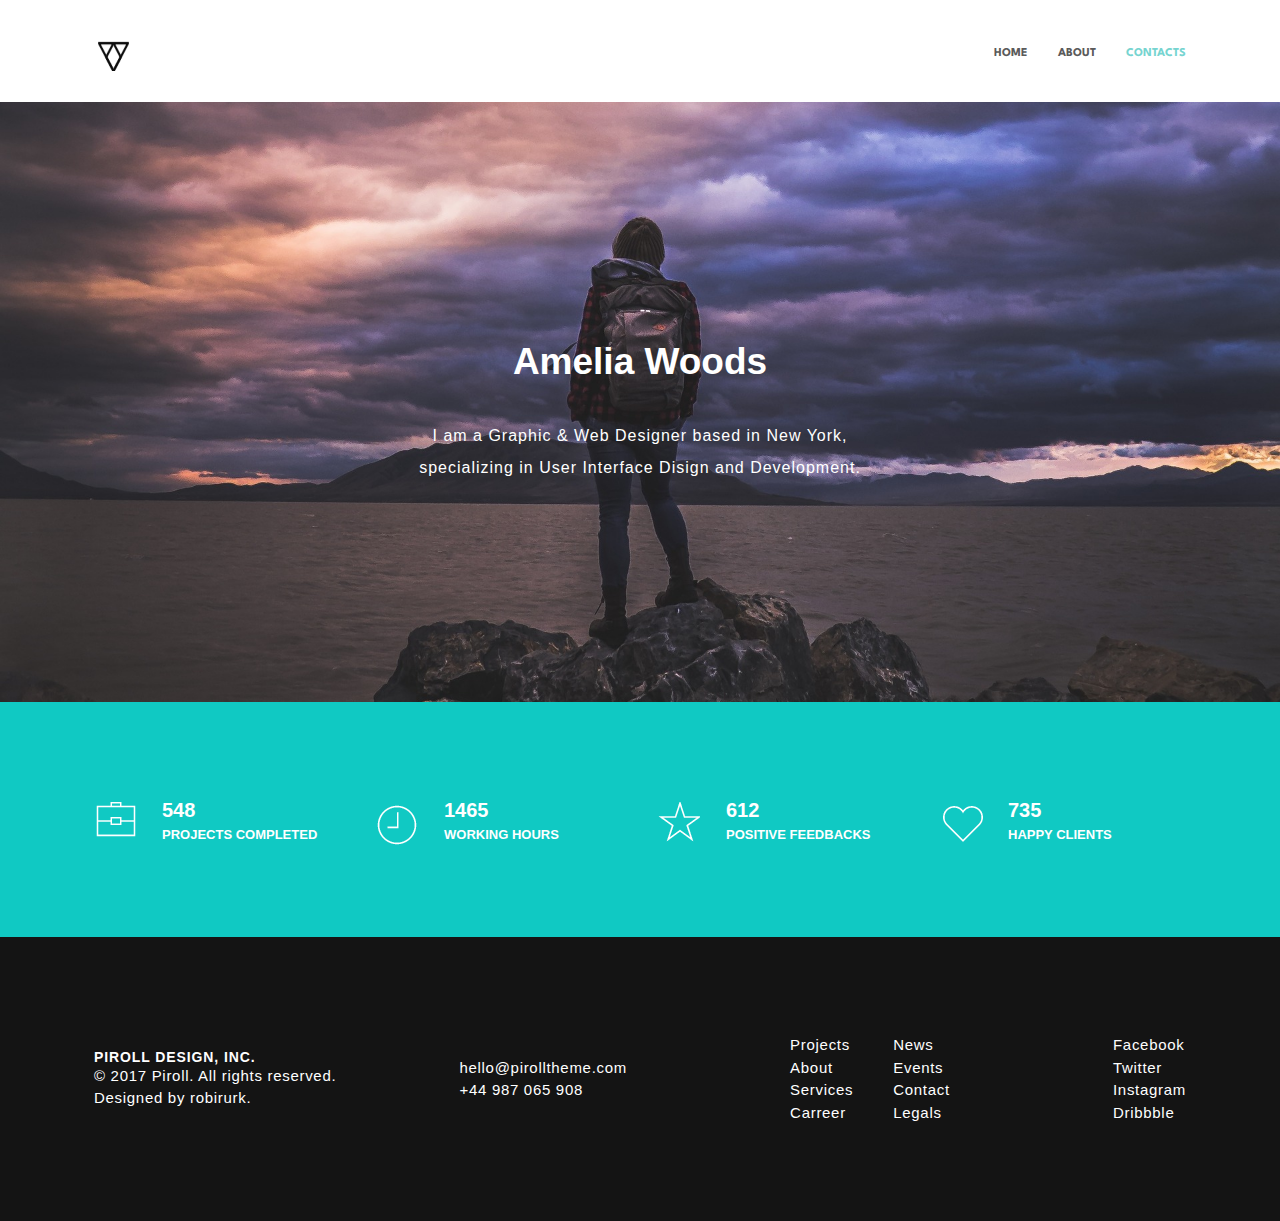
<file: about.html>
<!doctype html>
<html lang="ru">
<head>
    <meta charset="UTF-8">
    <meta name="viewport"
          content="width=device-width, user-scalable=no, initial-scale=1.0, maximum-scale=1.0, minimum-scale=1.0">
    <meta http-equiv="X-UA-Compatible" content="ie=edge">
    <link rel="stylesheet" href="css/main.css">
    <link rel="stylesheet" href="css/media.css">

    <!--Google Font-->
    <link href="https://fonts.googleapis.com/css?family=Spartan&display=swap" rel="stylesheet">

    <!--Owl Carousel css style-->
    <link rel="stylesheet" href="libs/owlcarusel2/assets/owl.carousel.min.css">
    <link rel="stylesheet" href="libs/owlcarusel2/assets/owl.theme.default.min.css">


    <!--Wow animate-->
    <link rel="stylesheet" href="libs/animate/animate.css">


    <title>Git Hub About</title>
</head>
<body>

<section class="header-contacts">
    <div class="container">
        <nav class="header-nav">
            <img src="img/logo-header.png" alt="logo" class="logo-header wow slideInDown" data-wow-delay="0.1s">
            <ul class="header-ul">
                <li class="contact-item wow slideInDown" data-wow-delay="0.2s" data-wow-duration="1s">
                    <a href="index.html">home</a>
                </li>
                <li class="contact-item wow slideInDown" data-wow-delay="0.3s" data-wow-duration="1s">
                    <a href="about.html">about</a>
                </li>
                <li class="contact-item wow slideInDown" data-wow-delay="0.2s" data-wow-duration="1s">
                    <a href="contacts.html">contacts</a>
                </li>
            </ul>
        </nav>
    </div>
</section>

<section class="about-page">

    <div class="about-page-wrap">
    <div class="about-page_title">
        <p>Amelia Woods</p>
    </div>

    <div class="about-page_text">
        <p>I am a Graphic & Web Designer
            based in New York, specializing
        in User Interface Disign and Development.</p>
    </div>
    </div>
</section>


<section class="numbers">
    <div class="container">
        <div class="numbers-wrap">
            <div class="numbers-wrap_item wow fadeIn" data-wow-delay="0.5s">
                <div class="numbers-wrap_item_img">
                    <img src="img/numbers1.png" alt="">
                </div>
                <div class="numbers-wrap_item_content">
                    <span>548</span> <br>
                    projects completed
                </div>
            </div>
            <div class="numbers-wrap_item wow fadeIn" data-wow-delay="1s">
                <div class="numbers-wrap_item_img">
                    <img src="img/numbers2.png" alt="">
                </div>
                <div class="numbers-wrap_item_content">
                    <span>1465</span> <br>
                    WORKING HOURS
                </div>
            </div>
            <div class="numbers-wrap_item wow fadeIn" data-wow-delay="1.5s">
                <div class="numbers-wrap_item_img">
                    <img src="img/numbers3.png" alt="">
                </div>
                <div class="numbers-wrap_item_content">
                    <span>612</span> <br>
                    POSITIVE FEEDBACKS
                </div>
            </div>
            <div class="numbers-wrap_item wow fadeIn" data-wow-delay="2s">
                <div class="numbers-wrap_item_img">
                    <img src="img/numbers4.png" alt="">
                </div>
                <div class="numbers-wrap_item_content">
                    <span>735</span> <br>
                    HAPPY CLIENTS
                </div>
            </div>
        </div>
    </div>
</section>

<footer>
    <div class="container">
        <div class="footer-wrap">
            <div class="footer-wrap_item">
                <div class="footer-wrap_item-title">Piroll Design, Inc.</div>
                <div class="footer-wrap_item-text">
                    © 2017 Piroll. All rights
                    reserved. <br>
                    Designed by robirurk.
                </div>
            </div>

            <div class="footer-wrap_item">
                <div class="footer-wrap_item-text">
                    hello@pirolltheme.com <br>
                    +44 987 065 908
                </div>
            </div>

            <div class="footer-wrap_item item_block3">
                <ul class="footer-wrap_item_ul">
                    <li class="footer-wrap_item-li"><a href="#" class="footer-wrap_item-text">Projects</a></li>
                    <li class="footer-wrap_item-li"><a href="#" class="footer-wrap_item-text">About</a></li>
                    <li class="footer-wrap_item-li"><a href="#" class="footer-wrap_item-text">Services</a></li>
                    <li class="footer-wrap_item-li"><a href="#" class="footer-wrap_item-text">Carreer</a></li>
                </ul>
                <ul class="footer-wrap_item_ul">
                    <li class="footer-wrap_item-li"><a href="#" class="footer-wrap_item-text">News</a></li>
                    <li class="footer-wrap_item-li"><a href="#" class="footer-wrap_item-text">Events</a></li>
                    <li class="footer-wrap_item-li"><a href="#" class="footer-wrap_item-text">Contact</a></li>
                    <li class="footer-wrap_item-li"><a href="#" class="footer-wrap_item-text">Legals</a></li>
                </ul>
            </div>

            <div class="footer-wrap_item">
                <ul class="footer-wrap_item_ul">
                    <li class="footer-wrap_item-li"><a href="#" class="footer-wrap_item-text">Facebook</a></li>
                    <li class="footer-wrap_item-li"><a href="#" class="footer-wrap_item-text">Twitter</a></li>
                    <li class="footer-wrap_item-li"><a href="#" class="footer-wrap_item-text"> Instagram</a></li>
                    <li class="footer-wrap_item-li"><a href="#" class="footer-wrap_item-text"> Dribbble</a></li>
                </ul>
            </div>
        </div>
    </div>
</footer>


<!--Animate script wow-->
<script src="js/wow.min.js"></script>
<script src="js/wow.min.js"></script>
<script>
    new WOW().init();
</script>


<script src="libs/jquery/jquery-3.4.1.min.js"></script>
<script src="libs/owlcarusel2/owl.carousel.min.js"></script>
<script src="js/slider.js"></script>

</body>
</html>
</file>
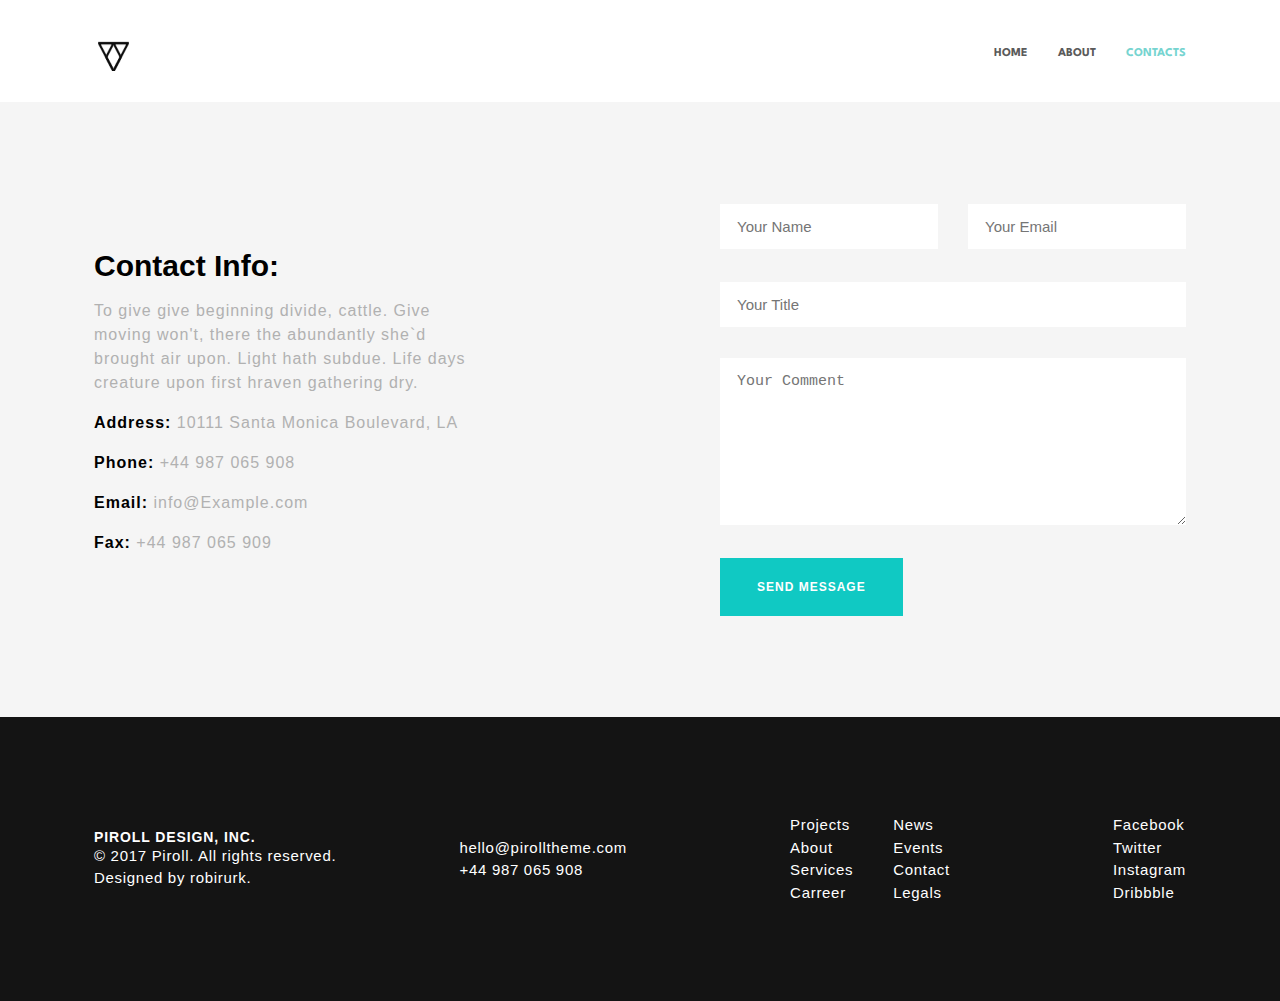
<file: contacts.html>
<!doctype html>
<html lang="ru">
<head>
    <meta charset="UTF-8">
    <meta name="viewport"
          content="width=device-width, user-scalable=no, initial-scale=1.0, maximum-scale=1.0, minimum-scale=1.0">
    <meta http-equiv="X-UA-Compatible" content="ie=edge">
    <link rel="stylesheet" href="css/main.css">
    <link rel="stylesheet" href="css/media.css">

    <!--Google Font-->
    <link href="https://fonts.googleapis.com/css?family=Spartan&display=swap" rel="stylesheet">

    <!--Owl Carousel css style-->
    <link rel="stylesheet" href="libs/owlcarusel2/assets/owl.carousel.min.css">
    <link rel="stylesheet" href="libs/owlcarusel2/assets/owl.theme.default.min.css">


    <!--Wow animate-->
    <link rel="stylesheet" href="libs/animate/animate.css">


    <title>Git Hub Contacts</title>
</head>
<body>

<section class="header-contacts">
    <div class="container">
        <nav class="header-nav">
            <img src="img/logo-header.png" alt="logo" class="logo-header wow slideInDown" data-wow-delay="0.1s">
            <ul class="header-ul">
                <li class="contact-item wow slideInDown" data-wow-delay="0.2s" data-wow-duration="1s">
                    <a href="index.html">home</a>
                </li>
                <li class="contact-item wow slideInDown" data-wow-delay="0.3s" data-wow-duration="1s">
                    <a href="">about</a>
                </li>
                <li class="contact-item wow slideInDown" data-wow-delay="0.2s" data-wow-duration="1s">
                    <a href="contacts.html">contacts</a>
                </li>
            </ul>
        </nav>
    </div>
</section>

<section class="contact-main">
<div class="container ">
    <div class="contact-main-form">
    <div class="contact-content">
        <div class="contact-contebt_title">Contact Info:</div>
        <div class="contact-contebt_text">
            <p>To give give beginning divide, cattle. Give moving won't,
                there the abundantly she`d brought air upon. Light hath subdue.
                Life days creature upon first hraven gathering dry.</p>
            <p> <span class="clr-black">Address:</span> 10111 Santa Monica Boulevard, LA </p>
            <p><span class="clr-black">Phone:</span> +44 987 065 908</p>
            <p><span class="clr-black">Email: </span>info@Example.com </p>
            <p><span class="clr-black">Fax: </span>+44 987 065 909</p>
        </div>
    </div>

    <div class="contact-form">
        <form action="" class="form-main_form">

            <div class="form-main_form_row">
                <input class="mr15" type="text" id="name" name="your_name" placeholder="Your Name">

                <input class="ml15" type="email" id="email" name="your_email" placeholder="Your Email">
            </div>

            <div class="form-main_form_col">
                <input type="text" id="title" name="your_title" placeholder="Your Title"><br>

                <textarea type="text" id="comment" name="your_comment" placeholder="Your Comment"></textarea><br>
            </div>
            <button class="btn form-main_btn" type="submit">send message</button>
        </form>
    </div>
</div>
</div>
</section>

<footer>
    <div class="container">
        <div class="footer-wrap">
            <div class="footer-wrap_item">
                <div class="footer-wrap_item-title">Piroll Design, Inc.</div>
                <div class="footer-wrap_item-text">
                    © 2017 Piroll. All rights
                    reserved. <br>
                    Designed by robirurk.
                </div>
            </div>

            <div class="footer-wrap_item">
                <div class="footer-wrap_item-text">
                    hello@pirolltheme.com <br>
                    +44 987 065 908
                </div>
            </div>

            <div class="footer-wrap_item item_block3">
                <ul class="footer-wrap_item_ul">
                    <li class="footer-wrap_item-li"><a href="#" class="footer-wrap_item-text">Projects</a></li>
                    <li class="footer-wrap_item-li"><a href="#" class="footer-wrap_item-text">About</a></li>
                    <li class="footer-wrap_item-li"><a href="#" class="footer-wrap_item-text">Services</a></li>
                    <li class="footer-wrap_item-li"><a href="#" class="footer-wrap_item-text">Carreer</a></li>
                </ul>
                <ul class="footer-wrap_item_ul">
                    <li class="footer-wrap_item-li"><a href="#" class="footer-wrap_item-text">News</a></li>
                    <li class="footer-wrap_item-li"><a href="#" class="footer-wrap_item-text">Events</a></li>
                    <li class="footer-wrap_item-li"><a href="#" class="footer-wrap_item-text">Contact</a></li>
                    <li class="footer-wrap_item-li"><a href="#" class="footer-wrap_item-text">Legals</a></li>
                </ul>
            </div>

            <div class="footer-wrap_item">
                <ul class="footer-wrap_item_ul">
                    <li class="footer-wrap_item-li"><a href="#" class="footer-wrap_item-text">Facebook</a></li>
                    <li class="footer-wrap_item-li"><a href="#" class="footer-wrap_item-text">Twitter</a></li>
                    <li class="footer-wrap_item-li"><a href="#" class="footer-wrap_item-text"> Instagram</a></li>
                    <li class="footer-wrap_item-li"><a href="#" class="footer-wrap_item-text"> Dribbble</a></li>
                </ul>
            </div>
        </div>
    </div>
</footer>


<!--Animate script wow-->
<script src="js/wow.min.js"></script>
<script src="js/wow.min.js"></script>
<script>
    new WOW().init();
</script>


<script src="libs/jquery/jquery-3.4.1.min.js"></script>
<script src="libs/owlcarusel2/owl.carousel.min.js"></script>
<script src="js/slider.js"></script>

</body>
</html>
</file>
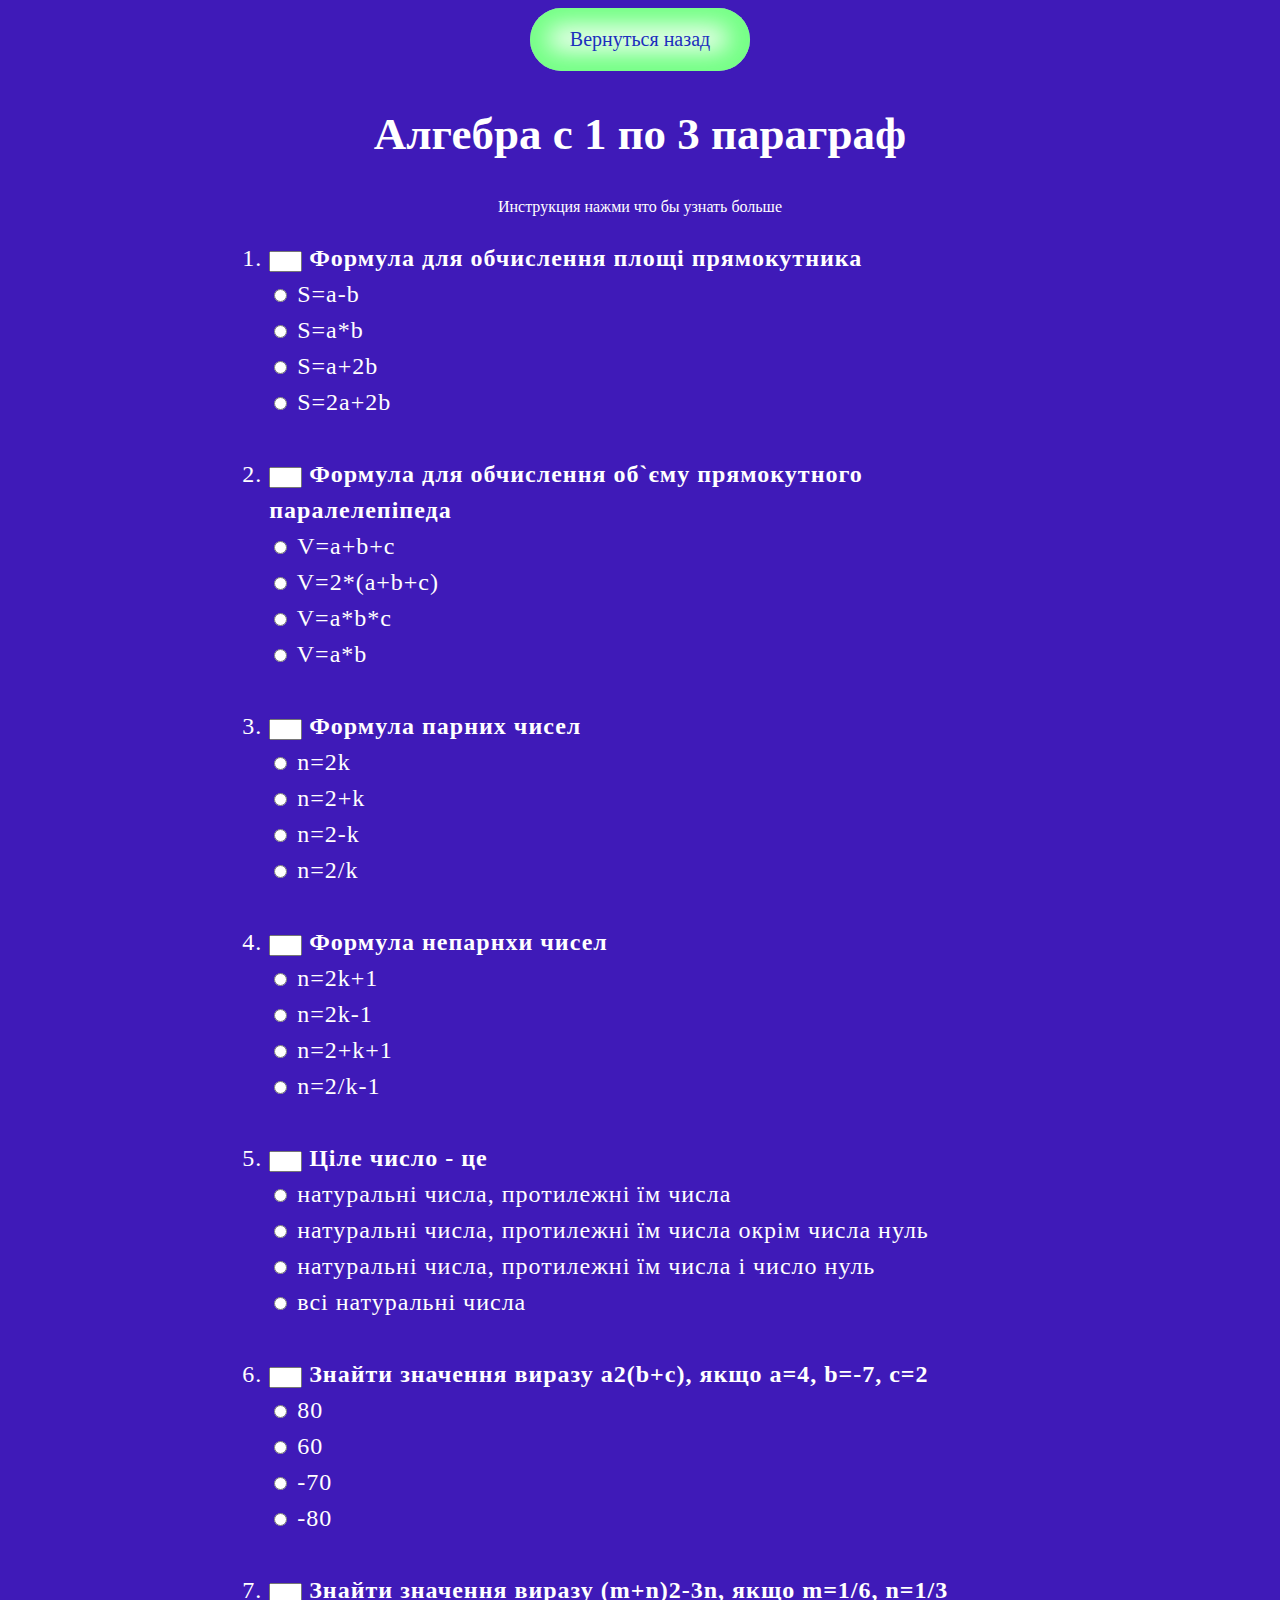
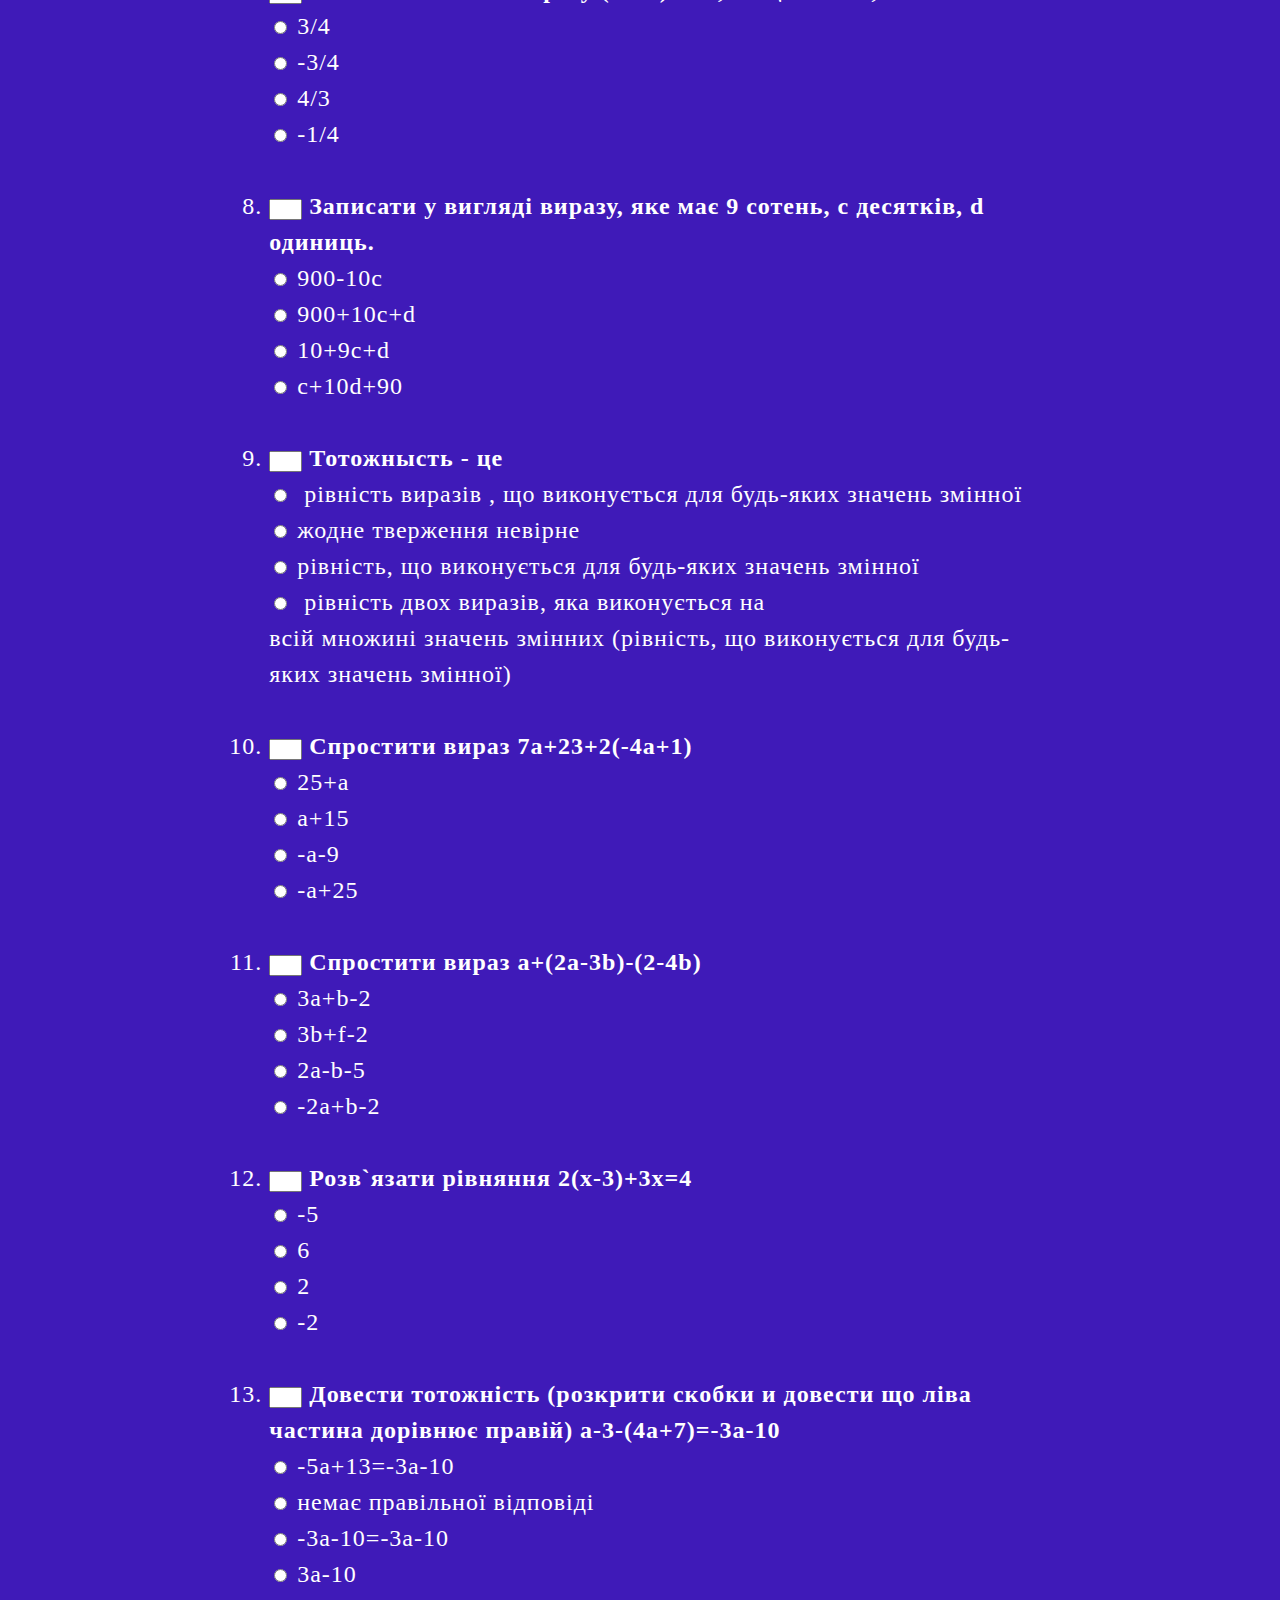
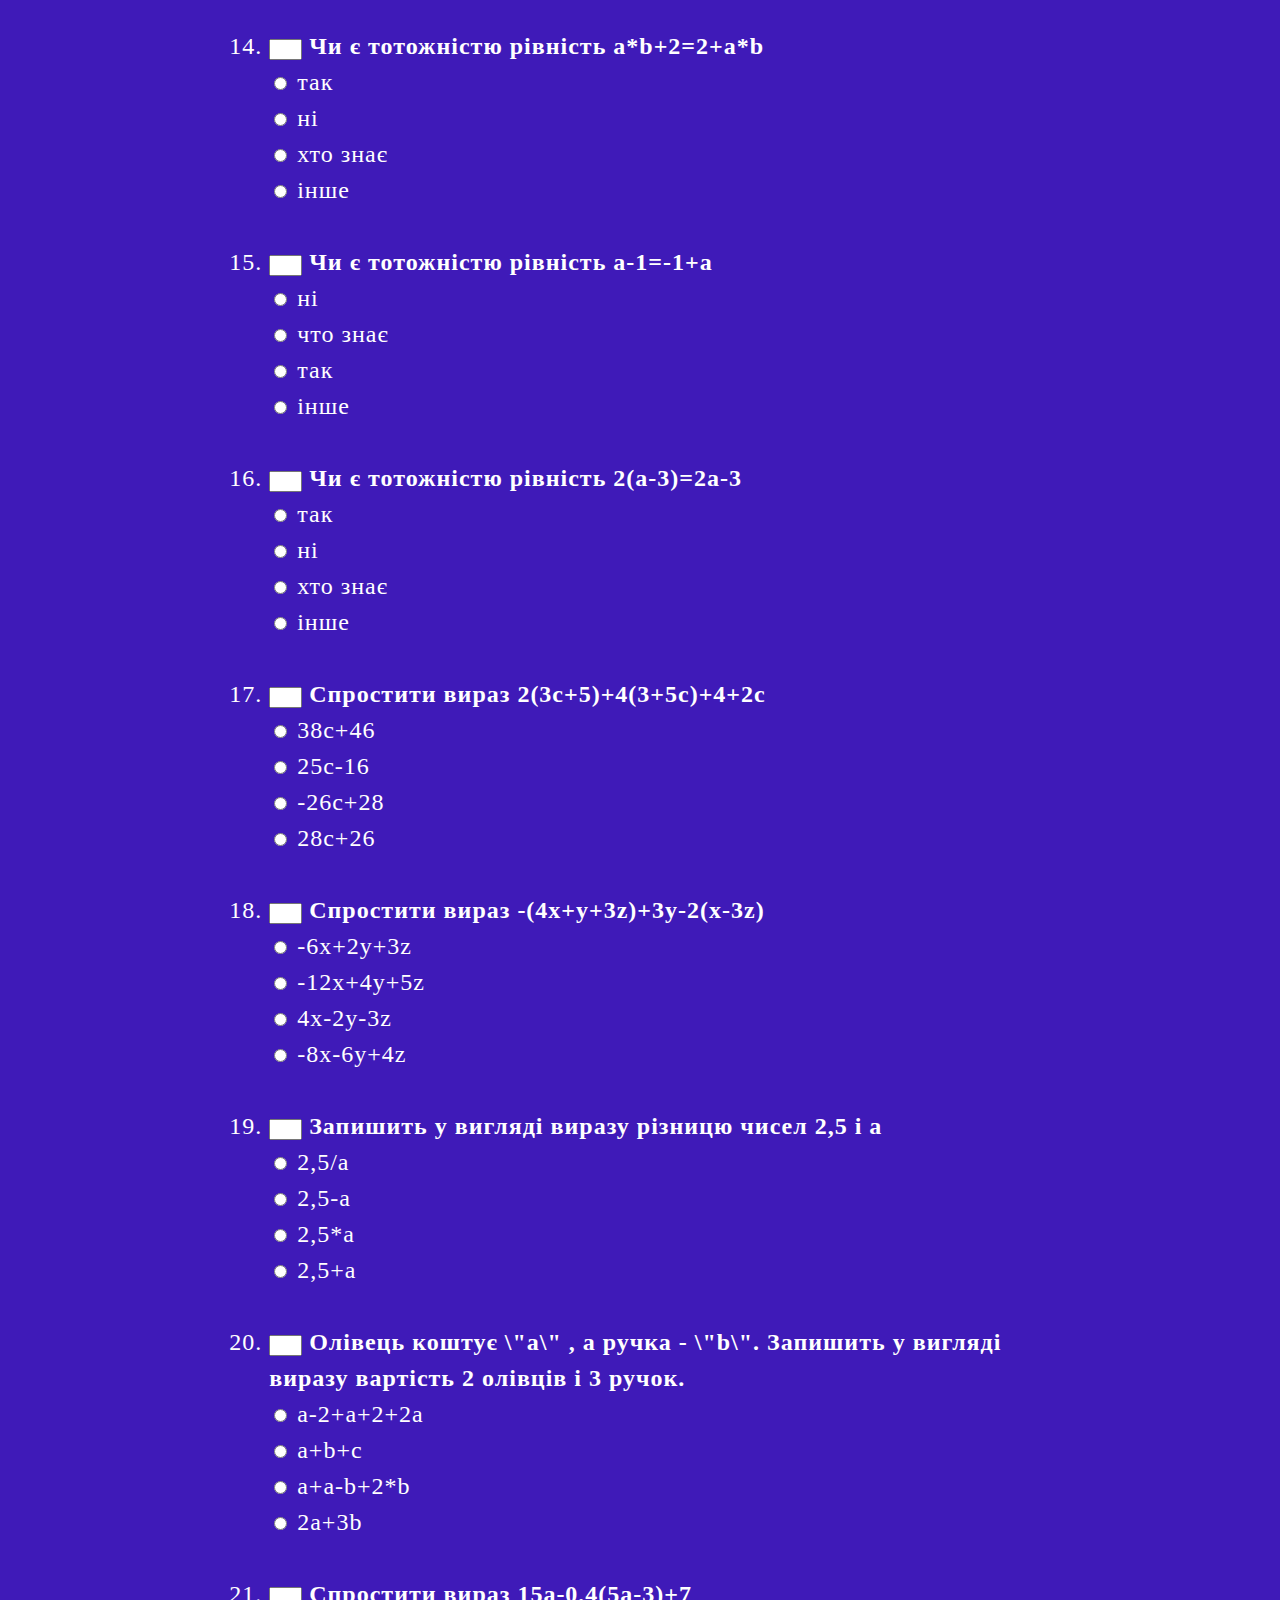
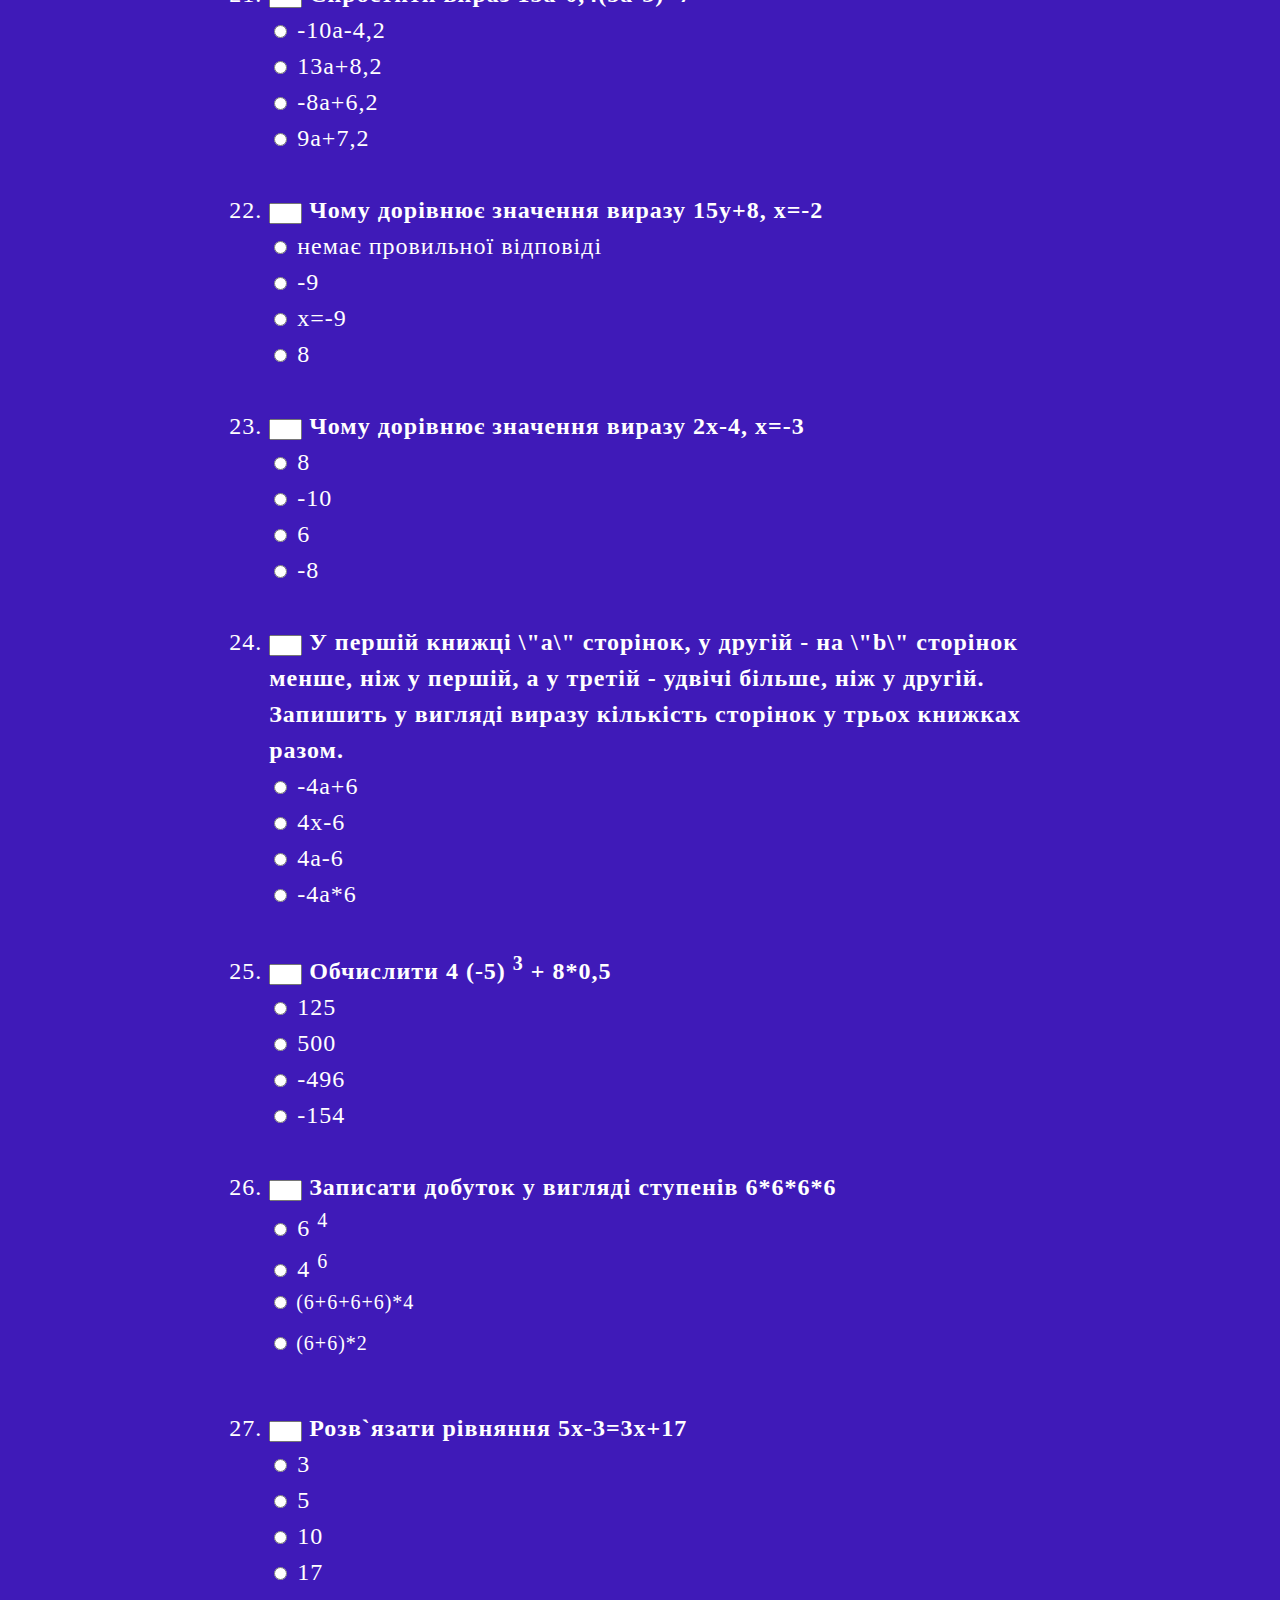
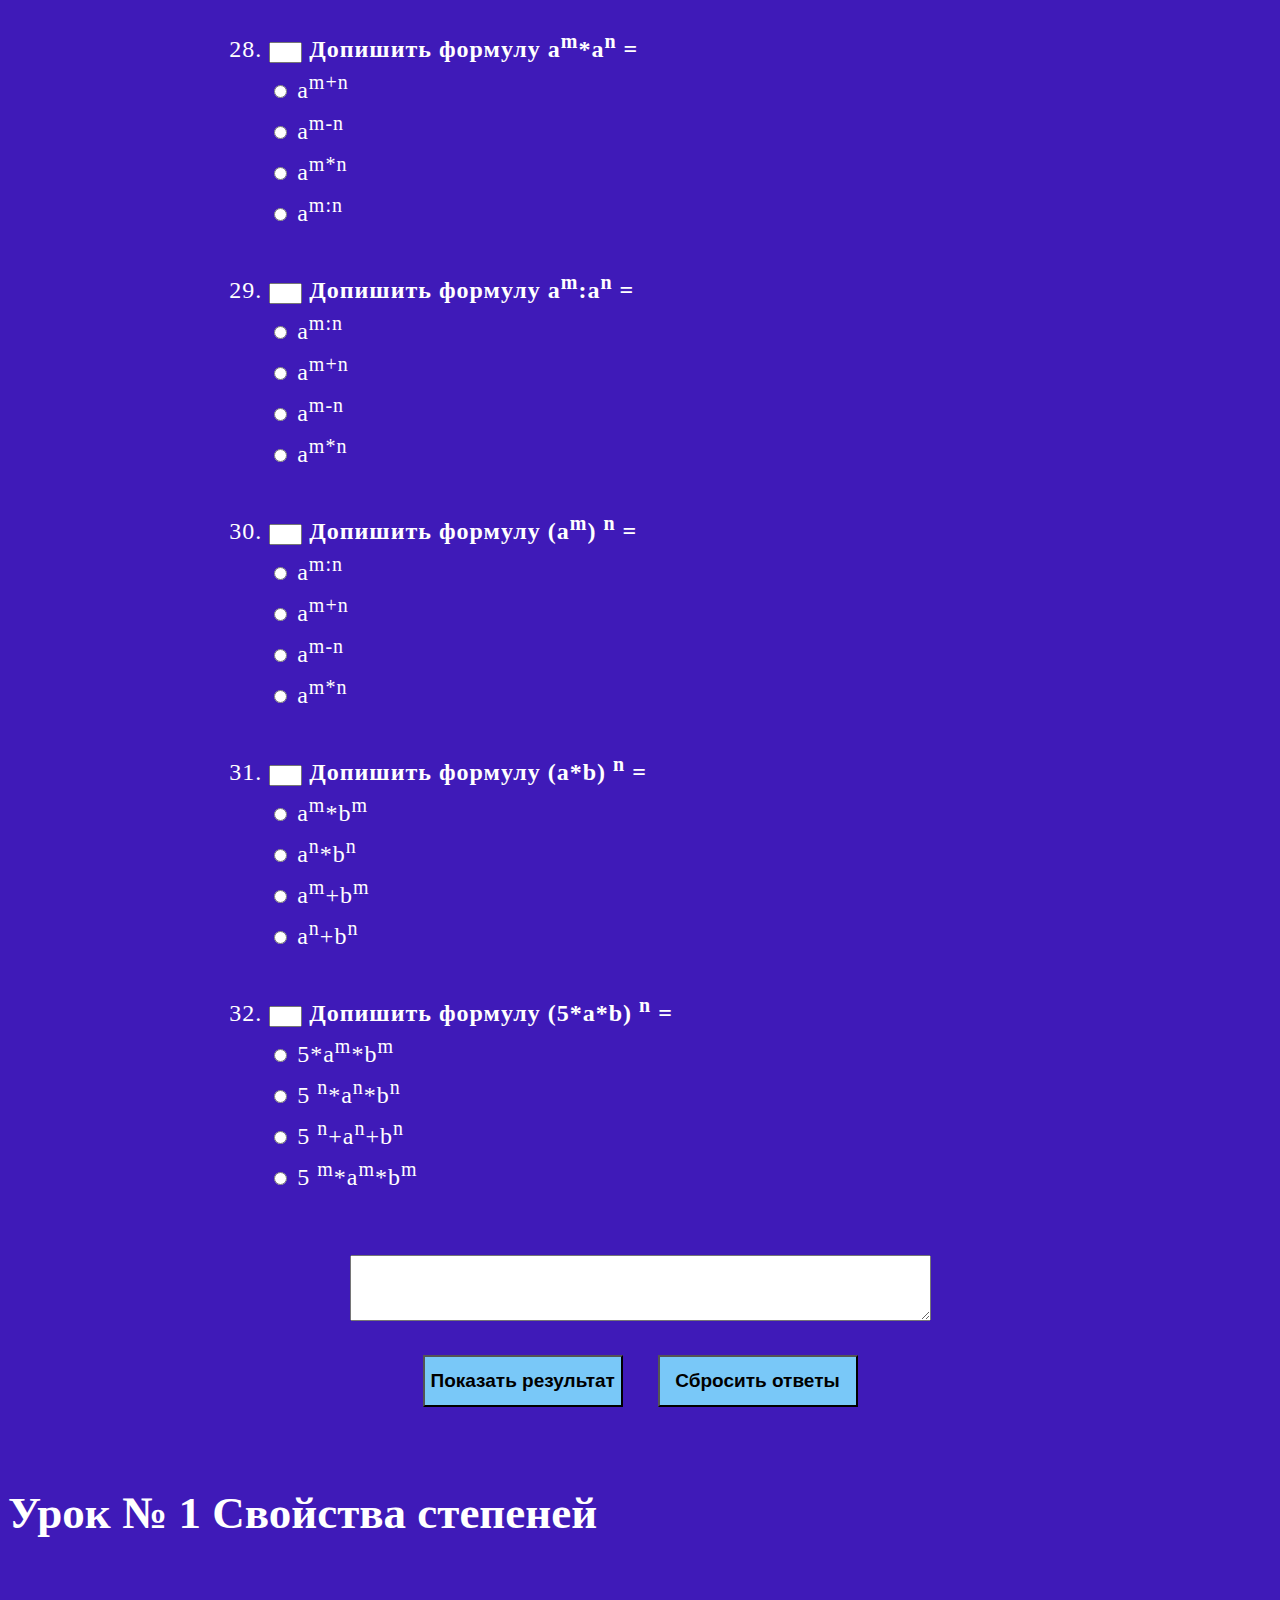
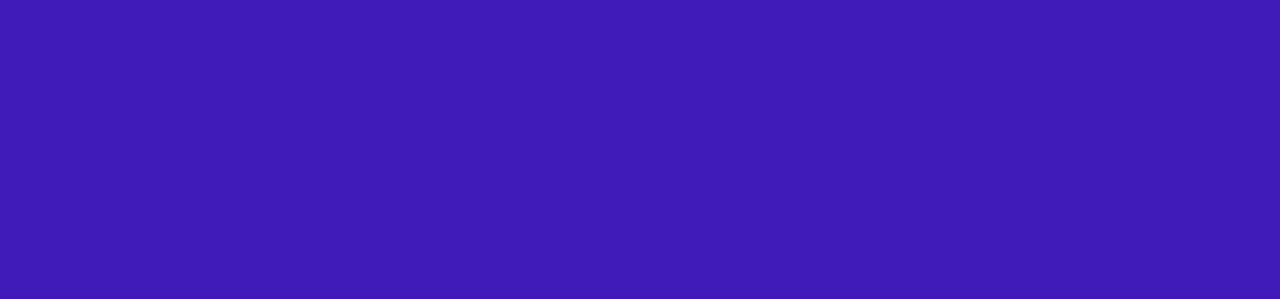
<file: work/SevenClassTest/algebra.html>
<!doctype html>
<html lang="en">
<head>
    <meta charset="UTF-8">
    <meta name="viewport"
          content="width=device-width, user-scalable=no, initial-scale=1.0, maximum-scale=1.0, minimum-scale=1.0">
    <meta http-equiv="X-UA-Compatible" content="ie=edge">


    <link rel="stylesheet" href="style/main.css">
    <title>Document</title>
</head>
<body>

<section class="algebra">
    <a href="home.html" class="btn-sevenClass">Вернуться назад</a>

    <div class="algebra-title">
        <h2>Алгебра с 1 по 3 параграф</h2>
    </div>
    <div class="algebra-text">
        <!--&nbsp;&nbsp;&nbsp;-->
        <span  onclick="document.getElementById('instruction').style.display = showhide(document.getElementById('instruction').style.display)">
            Инструкция нажми что бы узнать больше
        </span>

        <div id="instruction" style="display: none; ">
            <ul>
                <li>Выберите один из вариантов в каждом из 27 вопросов;</li>
                <li>Нажмите на кнопку "Показать результат";</li>
                <li>Скрипт не покажет результат, пока Вы не ответите на все вопросы;</li>
                <li>Загляните в окно рядом с номером задания. Если ответ правильный, то там (+). Если Вы ошиблись, там
                    (-).
                </li>
                <li>За каждый правильный ответ начисляется 1 балл;</li>
                <li>Оценки: менее 13.5 баллов - НЕУДОВЛЕТВОРИТЕЛЬНО, от 13.5 но менее 20.25 - УДОВЛЕТВОРИТЕЛЬНО, 20.25 и
                    менее 27 - ХОРОШО, 27 - ОТЛИЧНО;
                </li>
                <li>Чтобы сбросить результат тестирования, нажать кнопку "Сбросить ответы";</li>
            </ul>
        </div>
    </div>
    <form name="test" class="algebra-form">
        <ol>
            <li><INPUT type="text" size="1" value="" name="T1"/><b> Формула для обчислення площі прямокутника</b><br/>
                <input type="radio" value="0" name="Q1"/> S=a-b<br/>
                <input type="radio" value="1" name="Q1"/> S=a*b<br/>
                <input type="radio" value="2" name="Q1"/> S=a+2b<br/>
                <input type="radio" value="3" name="Q1"/> S=2a+2b<br/>
                <br/></li>
            <li><INPUT type="text" size="1" value="" name="T2"/><b> Формула для обчислення об`єму прямокутного
                паралелепіпеда</b><br/>
                <input type="radio" value="0" name="Q2"/> V=a+b+c<br/>
                <input type="radio" value="1" name="Q2"/> V=2*(a+b+c)<br/>
                <input type="radio" value="2" name="Q2"/> V=a*b*c<br/>
                <input type="radio" value="3" name="Q2"/> V=a*b<br/>
                <br/></li>
            <li><INPUT type="text" size="1" value="" name="T3"/><b> Формула парних чисел</b><br/>
                <input type="radio" value="0" name="Q3"/> n=2k<br/>
                <input type="radio" value="1" name="Q3"/> n=2+k<br/>
                <input type="radio" value="2" name="Q3"/> n=2-k<br/>
                <input type="radio" value="3" name="Q3"/> n=2/k<br/>
                <br/></li>
            <li><INPUT type="text" size="1" value="" name="T4"/><b> Формула непарнхи чисел</b><br/>
                <input type="radio" value="0" name="Q4"/> n=2k+1<br/>
                <input type="radio" value="1" name="Q4"/> n=2k-1<br/>
                <input type="radio" value="2" name="Q4"/> n=2+k+1<br/>
                <input type="radio" value="3" name="Q4"/> n=2/k-1<br/>
                <br/></li>
            <li><INPUT type="text" size="1" value="" name="T5"/><b> Ціле число - це</b><br/>
                <input type="radio" value="0" name="Q5"/> натуральні числа, протилежні їм числа<br/>
                <input type="radio" value="1" name="Q5"/> натуральні числа, протилежні їм числа окрім числа нуль<br/>
                <input type="radio" value="2" name="Q5"/> натуральні числа, протилежні їм числа і число нуль<br/>
                <input type="radio" value="3" name="Q5"/> всі натуральні числа<br/>
                <br/></li>
            <li><INPUT type="text" size="1" value="" name="T6"/><b> Знайти значення виразу a2(b+c), якщо a=4, b=-7,
                c=2</b><br/>
                <input type="radio" value="0" name="Q6"/> 80<br/>
                <input type="radio" value="1" name="Q6"/> 60<br/>
                <input type="radio" value="2" name="Q6"/> -70<br/>
                <input type="radio" value="3" name="Q6"/> -80<br/>
                <br/></li>
            <li><INPUT type="text" size="1" value="" name="T7"/><b> Знайти значення виразу (m+n)2-3n, якщо m=1/6,
                n=1/3</b><br/>
                <input type="radio" value="0" name="Q7"/> 3/4<br/>
                <input type="radio" value="1" name="Q7"/> -3/4<br/>
                <input type="radio" value="2" name="Q7"/> 4/3<br/>
                <input type="radio" value="3" name="Q7"/> -1/4<br/>
                <br/></li>
            <li><INPUT type="text" size="1" value="" name="T8"/><b> Записати у вигляді виразу, яке має 9 сотень, c
                десятків, d одиниць.</b><br/>
                <input type="radio" value="0" name="Q8"/> 900-10c<br/>
                <input type="radio" value="1" name="Q8"/> 900+10c+d<br/>
                <input type="radio" value="2" name="Q8"/> 10+9c+d<br/>
                <input type="radio" value="3" name="Q8"/> c+10d+90<br/>
                <br/></li>
            <li><INPUT type="text" size="1" value="" name="T9"/><b> Тотожнысть - це</b><br/>
                <input type="radio" value="0" name="Q9"/>  рівність виразів , що виконується для будь-яких значень
                змінної<br/>
                <input type="radio" value="1" name="Q9"/> жодне тверження невірне<br/>
                <input type="radio" value="2" name="Q9"/> рівність, що виконується для будь-яких значень змінної<br/>
                <input type="radio" value="3" name="Q9"/>  рівність двох виразів, яка виконується на
                всій множині значень змінних (рівність, що виконується для будь-яких значень змінної)<br/>
                <br/></li>
            <li><INPUT type="text" size="1" value="" name="T10"/><b> Спростити вираз 7a+23+2(-4a+1)</b><br/>
                <input type="radio" value="0" name="Q10"/> 25+а<br/>
                <input type="radio" value="1" name="Q10"/> a+15<br/>
                <input type="radio" value="2" name="Q10"/> -a-9<br/>
                <input type="radio" value="3" name="Q10"/> -a+25<br/>
                <br/></li>
            <li><INPUT type="text" size="1" value="" name="T11"/><b> Спростити вираз a+(2a-3b)-(2-4b)</b><br/>
                <input type="radio" value="0" name="Q11"/> 3a+b-2<br/>
                <input type="radio" value="1" name="Q11"/> 3b+f-2<br/>
                <input type="radio" value="2" name="Q11"/> 2a-b-5<br/>
                <input type="radio" value="3" name="Q11"/> -2a+b-2<br/>
                <br/></li>
            <li><INPUT type="text" size="1" value="" name="T12"/><b> Розв`язати рівняння 2(x-3)+3x=4</b><br/>
                <input type="radio" value="0" name="Q12"/> -5<br/>
                <input type="radio" value="1" name="Q12"/> 6<br/>
                <input type="radio" value="2" name="Q12"/> 2<br/>
                <input type="radio" value="3" name="Q12"/> -2<br/>
                <br/></li>
            <li><INPUT type="text" size="1" value="" name="T13"/><b> Довести тотожність (розкрити скобки и довести
                що ліва частина дорівнює правій) a-3-(4a+7)=-3a-10</b><br/>
                <input type="radio" value="0" name="Q13"/> -5a+13=-3a-10<br/>
                <input type="radio" value="1" name="Q13"/> немає правільної відповіді<br/>
                <input type="radio" value="2" name="Q13"/> -3a-10=-3a-10<br/>
                <input type="radio" value="3" name="Q13"/> 3a-10<br/>
                <br/></li>
            <li><INPUT type="text" size="1" value="" name="T14"/><b> Чи є тотожністю рівність a*b+2=2+a*b</b><br/>
                <input type="radio" value="0" name="Q14"/> так<br/>
                <input type="radio" value="1" name="Q14"/> ні<br/>
                <input type="radio" value="2" name="Q14"/> хто знає<br/>
                <input type="radio" value="3" name="Q14"/> інше<br/>
                <br/></li>
            <li><INPUT type="text" size="1" value="" name="T15"/><b> Чи є тотожністю рівність a-1=-1+a</b><br/>
                <input type="radio" value="0" name="Q15"/> ні<br/>
                <input type="radio" value="1" name="Q15"/> что знає<br/>
                <input type="radio" value="2" name="Q15"/> так<br/>
                <input type="radio" value="3" name="Q15"/> інше<br/>
                <br/></li>
            <li><INPUT type="text" size="1" value="" name="T16"/><b> Чи є тотожністю рівність 2(a-3)=2a-3</b><br/>
                <input type="radio" value="0" name="Q16"/> так<br/>
                <input type="radio" value="1" name="Q16"/> ні<br/>
                <input type="radio" value="2" name="Q16"/> хто знає<br/>
                <input type="radio" value="3" name="Q16"/> інше<br/>
                <br/></li>
            <li><INPUT type="text" size="1" value="" name="T17"/><b> Спростити вираз 2(3c+5)+4(3+5c)+4+2c</b><br/>
                <input type="radio" value="0" name="Q17"/> 38c+46<br/>
                <input type="radio" value="1" name="Q17"/> 25c-16<br/>
                <input type="radio" value="2" name="Q17"/> -26c+28<br/>
                <input type="radio" value="3" name="Q17"/> 28c+26<br/>
                <br/></li>
            <li><INPUT type="text" size="1" value="" name="T18"/><b> Спростити вираз -(4x+y+3z)+3y-2(x-3z)</b><br/>
                <input type="radio" value="0" name="Q18"/> -6x+2y+3z<br/>
                <input type="radio" value="1" name="Q18"/> -12x+4y+5z<br/>
                <input type="radio" value="2" name="Q18"/> 4x-2y-3z<br/>
                <input type="radio" value="3" name="Q18"/> -8x-6y+4z<br/>
                <br/></li>
            <li><INPUT type="text" size="1" value="" name="T19"/><b> Запишить у вигляді виразу різницю чисел 2,5 і а</b><br/>
                <input type="radio" value="0" name="Q19"/> 2,5/а<br/>
                <input type="radio" value="1" name="Q19"/> 2,5-а<br/>
                <input type="radio" value="2" name="Q19"/> 2,5*а<br/>
                <input type="radio" value="3" name="Q19"/> 2,5+а<br/>
                <br/></li>
            <li><INPUT type="text" size="1" value="" name="T20"/><b> Олівець коштує \"a\" , а ручка - \"b\". Запишить у
                вигляді виразу вартість 2 олівців і 3 ручок.</b><br/>
                <input type="radio" value="0" name="Q20"/> a-2+a+2+2a<br/>
                <input type="radio" value="1" name="Q20"/> a+b+c<br/>
                <input type="radio" value="2" name="Q20"/> a+a-b+2*b<br/>
                <input type="radio" value="3" name="Q20"/> 2а+3b<br/>
                <br/></li>
            <li><INPUT type="text" size="1" value="" name="T21"/><b> Спростити вираз 15а-0,4(5а-3)+7</b><br/>
                <input type="radio" value="0" name="Q21"/> -10а-4,2<br/>
                <input type="radio" value="1" name="Q21"/> 13а+8,2<br/>
                <input type="radio" value="2" name="Q21"/> -8а+6,2<br/>
                <input type="radio" value="3" name="Q21"/> 9а+7,2<br/>
                <br/></li>
            <li><INPUT type="text" size="1" value="" name="T22"/><b> Чому дорівнює значення виразу 15y+8, x=-2</b><br/>
                <input type="radio" value="0" name="Q22"/> немає провильної відповіді<br/>
                <input type="radio" value="1" name="Q22"/> -9<br/>
                <input type="radio" value="2" name="Q22"/> x=-9<br/>
                <input type="radio" value="3" name="Q22"/> 8<br/>
                <br/></li>
            <li><INPUT type="text" size="1" value="" name="T23"/><b> Чому дорівнює значення виразу 2x-4, x=-3</b><br/>
                <input type="radio" value="0" name="Q23"/> 8<br/>
                <input type="radio" value="1" name="Q23"/> -10<br/>
                <input type="radio" value="2" name="Q23"/> 6<br/>
                <input type="radio" value="3" name="Q23"/> -8<br/>
                <br/></li>
            <li><INPUT type="text" size="1" value="" name="T24"/><b> У першій книжці \"a\" сторінок, у другій - на \"b\"
                сторінок менше, ніж у першій, а у третій - удвічі більше, ніж у другій. Запишить у вигляді виразу
                кількість сторінок у трьох книжках разом.</b><br/>
                <input type="radio" value="0" name="Q24"/> -4а+6<br/>
                <input type="radio" value="1" name="Q24"/> 4x-6<br/>
                <input type="radio" value="2" name="Q24"/> 4а-6<br/>
                <input type="radio" value="3" name="Q24"/> -4а*6<br/>
                <br/></li>
            <li><INPUT type="text" size="1" value="" name="T25"/><b> Обчислити 4 (-5) <sup>3</sup> + 8*0,5</b><br/>
                <input type="radio" value="0" name="Q25"/> 125<br/>
                <input type="radio" value="1" name="Q25"/> 500<br/>
                <input type="radio" value="2" name="Q25"/> -496<br/>
                <input type="radio" value="3" name="Q25"/> -154<br/>
                <br/></li>
            <li><INPUT type="text" size="1" value="" name="T26"/><b> Записати добуток у вигляді ступенів
                6*6*6*6</b><br/>
                <input type="radio" value="0" name="Q26"/> 6 <sup>4</sup> <br/>
                <input type="radio" value="1" name="Q26"/> 4 <sup>6<br/>
                <input type="radio" value="2" name="Q26"/> (6+6+6+6)*4<br/>
                <input type="radio" value="3" name="Q26"/> (6+6)*2<br/>
                <br/></li>
            <li><INPUT type="text" size="1" value="" name="T27"/><b> Розв`язати рівняння 5x-3=3x+17</b><br/>
                <input type="radio" value="0" name="Q27"/> 3<br/>
                <input type="radio" value="1" name="Q27"/> 5<br/>
                <input type="radio" value="2" name="Q27"/> 10<br/>
                <input type="radio" value="3" name="Q27"/> 17<br/>
                <br/></li>
            <li><INPUT type="text" size="1" value="" name="T28"/><b> Допишить формулу
                a<sup>m</sup>*a<sup>n</sup> = </b><br/>
                    <input type="radio" value="0" name="Q28"/> a<sup>m+n</sup><br/>
                <input type="radio" value="1" name="Q28"/> a<sup>m-n</sup><br/>
                <input type="radio" value="2" name="Q28"/> a<sup>m*n</sup><br/>
                <input type="radio" value="3" name="Q28"/> a<sup>m:n</sup><br/>
                <br/></li>
            <li><INPUT type="text" size="1" value="" name="T29"/><b> Допишить формулу
                a<sup>m</sup>:a<sup>n</sup> = </b><br/>
                <input type="radio" value="0" name="Q29"/> a<sup>m:n</sup><br/>
                <input type="radio" value="1" name="Q29"/> a<sup>m+n</sup><br/>
                <input type="radio" value="2" name="Q29"/> a<sup>m-n</sup><br/>
                <input type="radio" value="3" name="Q29"/> a<sup>m*n</sup><br/>
                <br/></li>
            <li><INPUT type="text" size="1" value="" name="T30"/><b> Допишить формулу
                (a<sup>m</sup>) <sup>n</sup>  = </b><br/>
                <input type="radio" value="0" name="Q30"/> a<sup>m:n</sup><br/>
                <input type="radio" value="1" name="Q30"/> a<sup>m+n</sup><br/>
                <input type="radio" value="2" name="Q30"/> a<sup>m-n</sup><br/>
                <input type="radio" value="3" name="Q30"/> a<sup>m*n</sup><br/>
                <br/></li>
            <li><INPUT type="text" size="1" value="" name="T31"/><b> Допишить формулу
                (a*b) <sup>n</sup>  = </b><br/>
                <input type="radio" value="0" name="Q31"/> a<sup>m</sup>*b<sup>m</sup><br/>
                <input type="radio" value="1" name="Q31"/> a<sup>n</sup>*b<sup>n</sup><br/>
                <input type="radio" value="2" name="Q31"/> a<sup>m</sup>+b<sup>m</sup><br/>
                <input type="radio" value="3" name="Q31"/>  a<sup>n</sup>+b<sup>n</sup><br/>
                <br/></li>
            <li><INPUT type="text" size="1" value="" name="T32"/><b> Допишить формулу
                (5*a*b) <sup>n</sup>  = </b><br/>
                <input type="radio" value="0" name="Q32"/> 5*a<sup>m</sup>*b<sup>m</sup><br/>
                <input type="radio" value="1" name="Q32"/> 5 <sup>n</sup>*a<sup>n</sup>*b<sup>n</sup><br/>
                <input type="radio" value="2" name="Q32"/> 5 <sup>n</sup>+a<sup>n</sup>+b<sup>n</sup><br/>
                <input type="radio" value="3" name="Q32"/> 5 <sup>m</sup>*a<sup>m</sup>*b<sup>m</sup><br/>
                <br/></li>

        </ol>
        <div class="algebra-form-content">

            <P><TEXTAREA name="s1" rows="4" cols="70" readonly> </TEXTAREA></P>
            <input onclick="check_me()" type="button" value="Показать результат"/>&nbsp;&nbsp;&nbsp;&nbsp;
            <input type="reset" value="Сбросить ответы"/>
        </div>
    </form>
</section>
<!-- Test created by service http://test.fromgomel.com -->
<!--Js File Generation Test-->


<div class="fizika-section-wrap">
    <h2>Урок № 1  Свойства степеней</h2>
    <div class="fizika-section-wrap_item">
        <div class="inner-item">

            <div class="inner-item-video">

            </div>

            <div class="inner-item-video">

            </div>
        </div>
    </div>
</div>


<script src="js/main.js"></script>
</body>
</html>
</file>
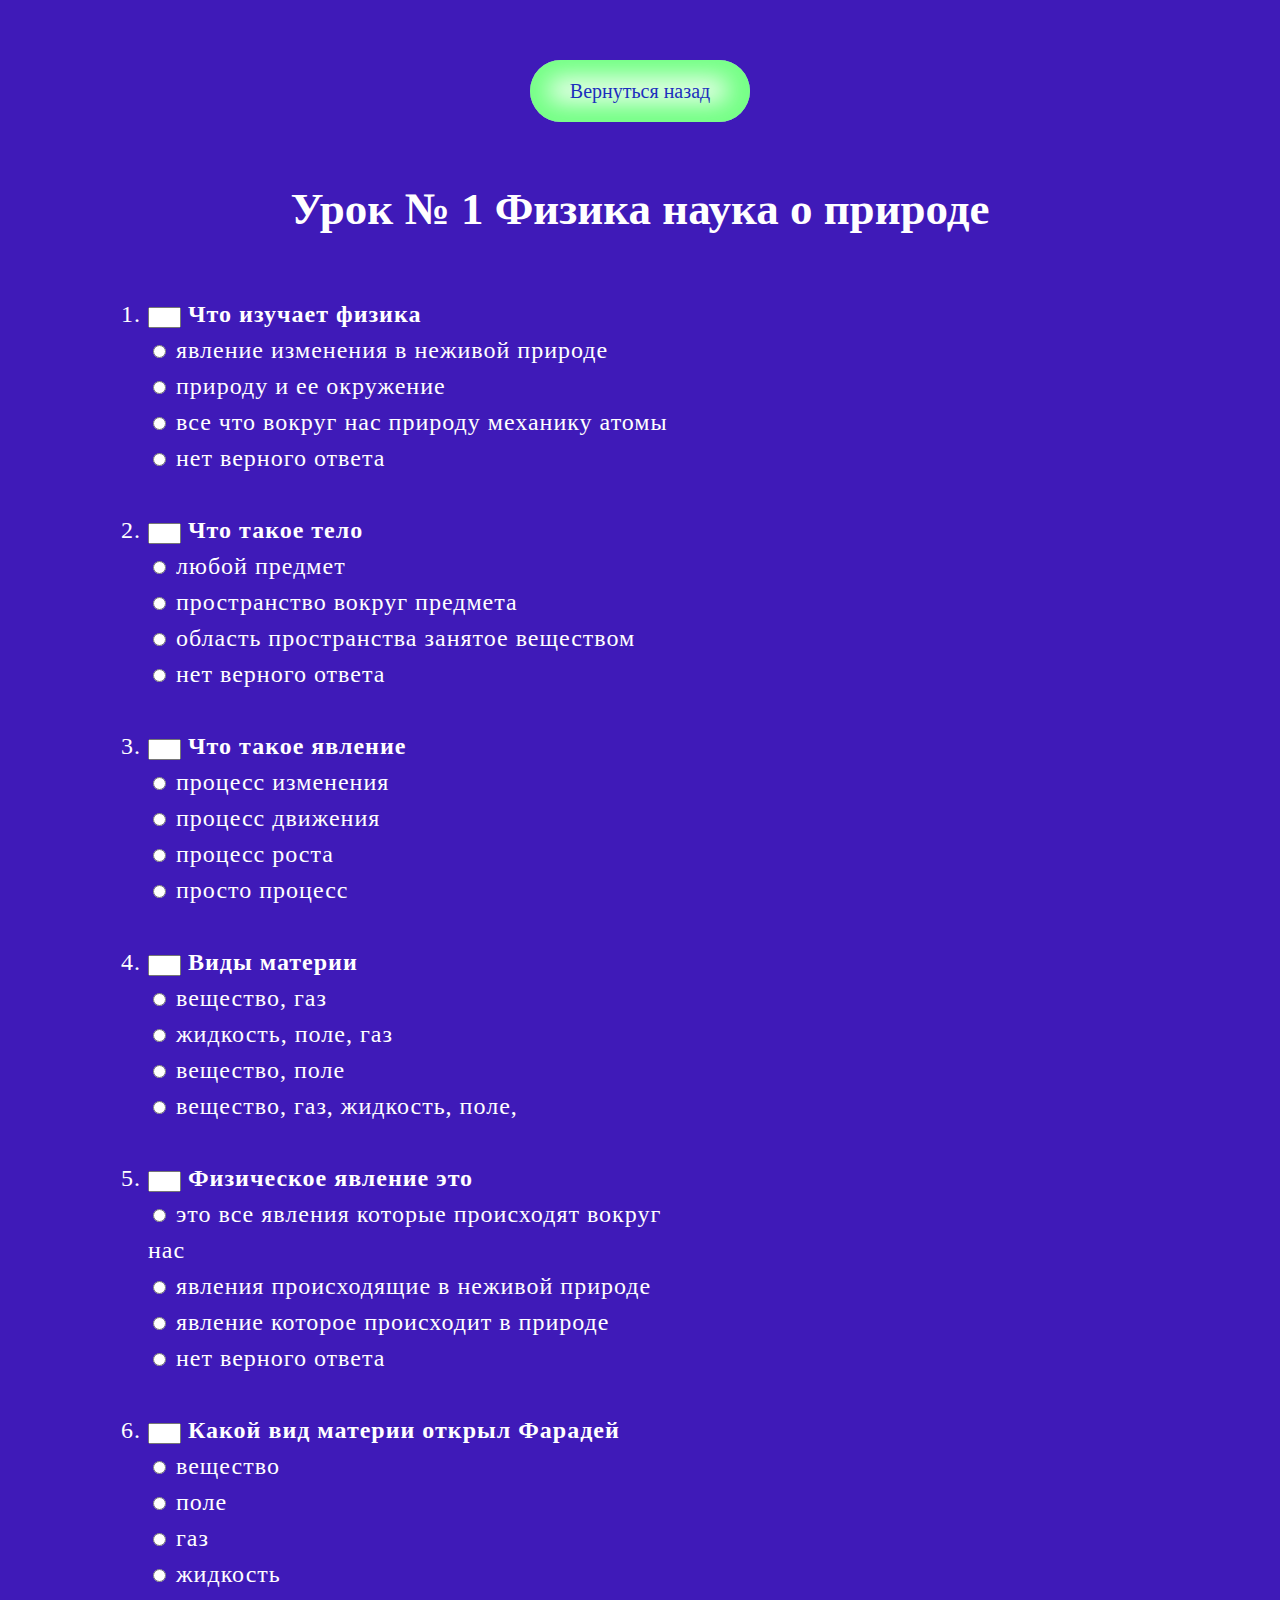
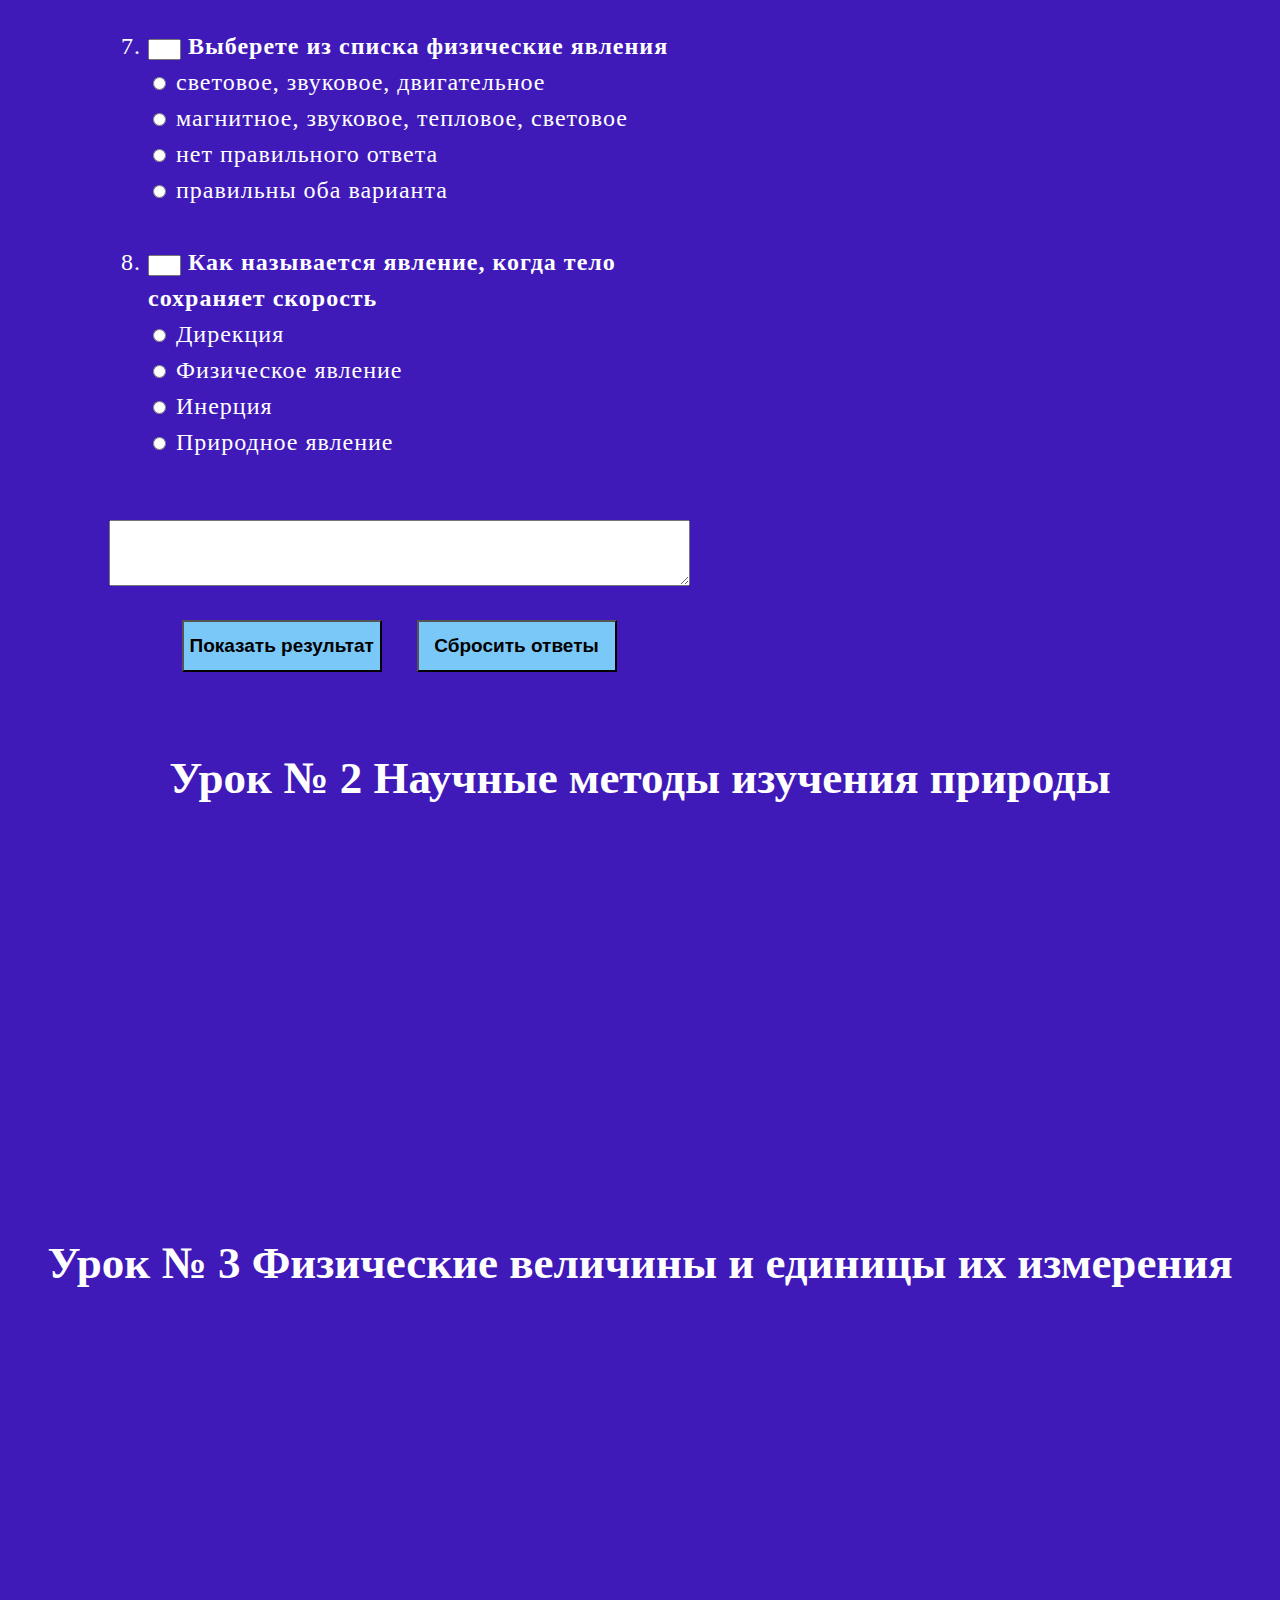
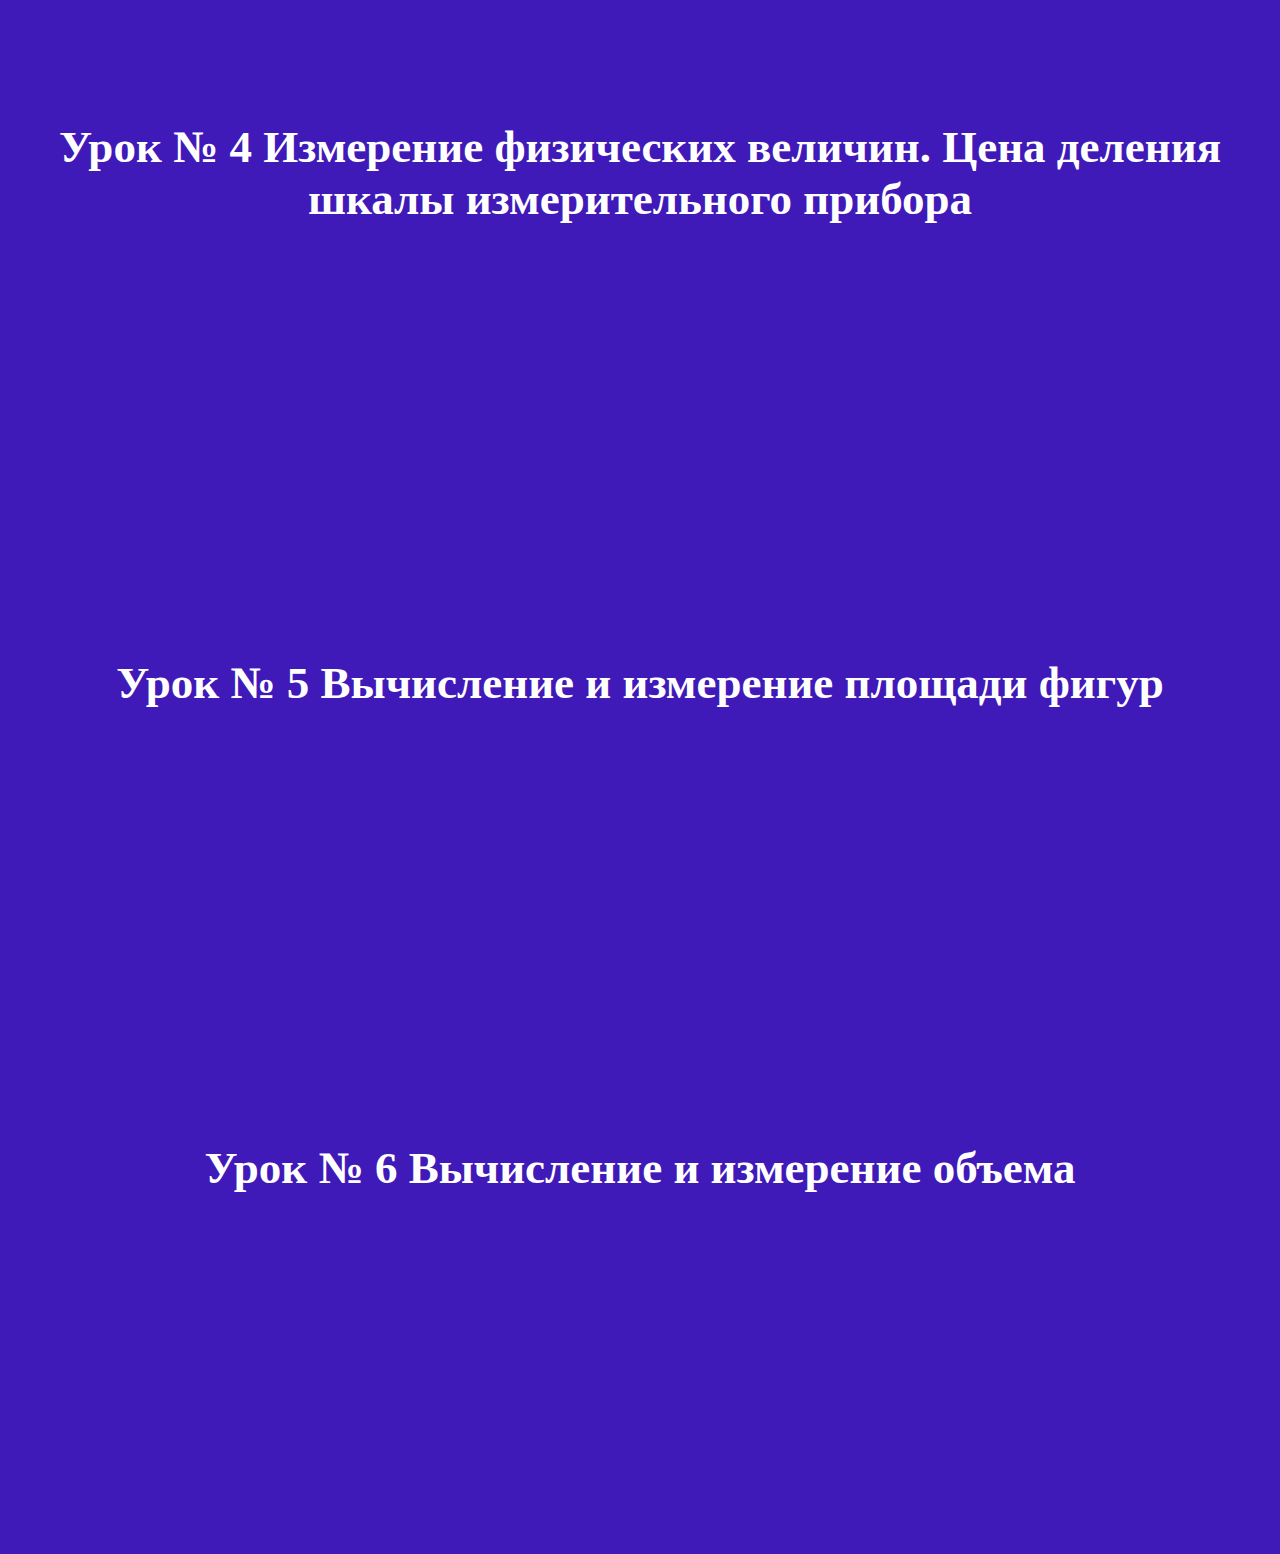
<file: work/SevenClassTest/fizika.html>
<!doctype html>
<html lang="en">
<head>
    <meta charset="UTF-8">
    <meta name="viewport"
          content="width=device-width, user-scalable=no, initial-scale=1.0, maximum-scale=1.0, minimum-scale=1.0">
    <meta http-equiv="X-UA-Compatible" content="ie=edge">


    <link rel="stylesheet" href="style/main.css">
    <title>Document</title>
</head>
<body>

<section class="fizika-section">

    <a href="home.html" class="btn-sevenClass">Вернуться назад</a>

    <div class="fizika-section-wrap">
        <h2>Урок № 1 Физика наука о природе</h2>
        <div class="fizika-section-wrap_item">
            <div class="inner-item">
                <div class="inner-item-test">
                    <script type="text/javascript" language="JavaScript">// <![CDATA[
                    var res="13132223";
                    function check_me()
                    {
                        var count=0;
                        with(document.test) {
                            if (!Q1[0].checked&&!Q1[1].checked&&!Q1[2].checked&&!Q1[3].checked)
                            {count+=1};
                            if (!Q2[0].checked&&!Q2[1].checked&&!Q2[2].checked&&!Q2[3].checked)
                            {count+=1};
                            if (!Q3[0].checked&&!Q3[1].checked&&!Q3[2].checked&&!Q3[3].checked)
                            {count+=1};
                            if (!Q4[0].checked&&!Q4[1].checked&&!Q4[2].checked&&!Q4[3].checked)
                            {count+=1};
                            if (!Q5[0].checked&&!Q5[1].checked&&!Q5[2].checked&&!Q5[3].checked)
                            {count+=1};
                            if (!Q6[0].checked&&!Q6[1].checked&&!Q6[2].checked&&!Q6[3].checked)
                            {count+=1};
                            if (!Q7[0].checked&&!Q7[1].checked&&!Q7[2].checked&&!Q7[3].checked)
                            {count+=1};
                            if (!Q8[0].checked&&!Q8[1].checked&&!Q8[2].checked&&!Q8[3].checked)
                            {count+=1};
                            if (count>0) alert("Вы выполнили не все задания. Проверьте себя!")
                            else answer();
                        }
                    }

                    function control(k, f1,f2,f3,f4,f5,f6,f7,f8) {
                        if (k==1&&f1.checked) return true;
                        if (k==2&&f2.checked) return true;
                        if (k==3&&f3.checked) return true;
                        if (k==4&&f4.checked) return true;
                        if (k==5&&f5.checked) return true;
                        if (k==6&&f6.checked) return true;
                        if (k==7&&f7.checked) return true;
                        if (k==8&&f8.checked) return true;
                        return false;
                    }

                    function answer() {
                        answ="";
                        with(document)    {
                            answ+=control(res.charAt(0) ,test.Q1[0],test.Q1[1],test.Q1[2],test.Q1[3])?"1":"0";
                            answ+=control(res.charAt(1) ,test.Q2[0],test.Q2[1],test.Q2[2],test.Q2[3])?"1":"0";
                            answ+=control(res.charAt(2) ,test.Q3[0],test.Q3[1],test.Q3[2],test.Q3[3])?"1":"0";
                            answ+=control(res.charAt(3) ,test.Q4[0],test.Q4[1],test.Q4[2],test.Q4[3])?"1":"0";
                            answ+=control(res.charAt(4) ,test.Q5[0],test.Q5[1],test.Q5[2],test.Q5[3])?"1":"0";
                            answ+=control(res.charAt(5) ,test.Q6[0],test.Q6[1],test.Q6[2],test.Q6[3])?"1":"0";
                            answ+=control(res.charAt(6) ,test.Q7[0],test.Q7[1],test.Q7[2],test.Q7[3])?"1":"0";
                            answ+=control(res.charAt(7) ,test.Q8[0],test.Q8[1],test.Q8[2],test.Q8[3])?"1":"0";

                            showResult();
                        }
                    }

                    function showResult()   {
                        var nok=0;
                        var i,s;

                        for (i=0; i<answ.length;i++) {nok+=answ.charAt(i)=="1"?1:0;}
                        if(nok==8) s="ОТЛИЧНО";
                        if(nok<8) s="ХОРОШО";
                        if(nok<6) s="УДОВЛЕТВОРИТЕЛЬНО";
                        if (nok<4) s="НЕУДОВЛЕТВОРИТЕЛЬНО";
                        document.test.s1.
                            value="Количество правильных ответов "+nok+". Ваша оценка "+s+". Посмотрите на окно рядом с номером вопроса. Если ответ правильный, там (+). Если ответ ошибочен, там (-).";

                        with(document.test)
                        {
                            if (answ.charAt(0)=="1") {T1.value=" + "} else {T1.value=" - "};
                            if (answ.charAt(1)=="1") {T2.value=" + "} else {T2.value=" - "};
                            if (answ.charAt(2)=="1") {T3.value=" + "} else {T3.value=" - "};
                            if (answ.charAt(3)=="1") {T4.value=" + "} else {T4.value=" - "};
                            if (answ.charAt(4)=="1") {T5.value=" + "} else {T5.value=" - "};
                            if (answ.charAt(5)=="1") {T6.value=" + "} else {T6.value=" - "};
                            if (answ.charAt(6)=="1") {T7.value=" + "} else {T7.value=" - "};
                            if (answ.charAt(7)=="1") {T8.value=" + "} else {T8.value=" - "};
                        }
                    }
                    function showhide(obj){
                        if(obj == 'none') return 'inline';
                        else return 'none';
                    }
                    // ]]>
                    </script>

                    <form name="test"><ol>
                        <li><INPUT type="text" size="1" value="" name="T1"/><b> Что изучает физика</b><br/>
                            <input type="radio" value="0" name="Q1"/> явление изменения в неживой природе<br />
                            <input type="radio" value="1" name="Q1"/> природу и ее окружение<br />
                            <input type="radio" value="2" name="Q1"/> все что вокруг нас природу механику атомы<br />
                            <input type="radio" value="3" name="Q1"/> нет верного ответа<br />
                            <br/></li><li><INPUT type="text" size="1" value="" name="T2"/><b> Что такое тело</b><br/>
                        <input type="radio" value="0" name="Q2"/> любой предмет<br />
                        <input type="radio" value="1" name="Q2"/> пространство вокруг предмета<br />
                        <input type="radio" value="2" name="Q2"/> область пространства занятое веществом<br />
                        <input type="radio" value="3" name="Q2"/> нет верного ответа<br />
                        <br/></li><li><INPUT type="text" size="1" value="" name="T3"/><b> Что такое явление</b><br/>
                        <input type="radio" value="0" name="Q3"/> процесс изменения<br />
                        <input type="radio" value="1" name="Q3"/> процесс движения<br />
                        <input type="radio" value="2" name="Q3"/> процесс роста <br />
                        <input type="radio" value="3" name="Q3"/> просто процесс<br />
                        <br/></li><li><INPUT type="text" size="1" value="" name="T4"/><b> Виды материи</b><br/>
                        <input type="radio" value="0" name="Q4"/> вещество, газ<br />
                        <input type="radio" value="1" name="Q4"/> жидкость, поле, газ<br />
                        <input type="radio" value="2" name="Q4"/> вещество, поле<br />
                        <input type="radio" value="3" name="Q4"/> вещество, газ, жидкость, поле,<br />
                        <br/></li><li><INPUT type="text" size="1" value="" name="T5"/><b> Физическое явление это</b><br/>
                        <input type="radio" value="0" name="Q5"/> это все явления которые происходят вокруг нас<br />
                        <input type="radio" value="1" name="Q5"/> явления происходящие в неживой природе<br />
                        <input type="radio" value="2" name="Q5"/> явление которое происходит в природе<br />
                        <input type="radio" value="3" name="Q5"/> нет верного ответа<br />
                        <br/></li><li><INPUT type="text" size="1" value="" name="T6"/><b> Какой вид материи открыл Фарадей</b><br/>
                        <input type="radio" value="0" name="Q6"/> вещество<br />
                        <input type="radio" value="1" name="Q6"/> поле<br />
                        <input type="radio" value="2" name="Q6"/> газ<br />
                        <input type="radio" value="3" name="Q6"/> жидкость<br />
                        <br/></li><li><INPUT type="text" size="1" value="" name="T7"/><b> Выберете из списка физические явления</b><br/>
                        <input type="radio" value="0" name="Q7"/> световое, звуковое, двигательное<br />
                        <input type="radio" value="1" name="Q7"/> магнитное, звуковое, тепловое, световое<br />
                        <input type="radio" value="2" name="Q7"/> нет правильного ответа<br />
                        <input type="radio" value="3" name="Q7"/> правильны оба варианта<br />
                        <br/></li><li><INPUT type="text" size="1" value="" name="T8"/><b> Как называется явление, когда тело сохраняет скорость</b><br/>
                        <input type="radio" value="0" name="Q8"/> Дирекция<br />
                        <input type="radio" value="1" name="Q8"/> Физическое явление<br />
                        <input type="radio" value="2" name="Q8"/> Инерция<br />
                        <input type="radio" value="3" name="Q8"/> Природное явление<br />
                        <br/></li></ol>
                        <CENTER>

                        </CENTER>


                        <div class="algebra-form-content">

                            <P><TEXTAREA name="s1" rows="4" cols="70" readonly> </TEXTAREA> </P>
                            <INPUT onclick="check_me()" type="button" value="Показать результат"/>&nbsp;&nbsp;&nbsp;&nbsp;
                            <INPUT type="reset" value="Сбросить ответы"/>
                        </div>



                    </form>
                    <!-- Test created by service http://test.fromgomel.com -->
                </div>
                <div class="inner-item-video">
                    <iframe width="560" height="315" src="https://www.youtube.com/embed/2JGbRnJfG0g" frameborder="0" allow="accelerometer; autoplay; encrypted-media; gyroscope; picture-in-picture" allowfullscreen></iframe>
                </div>
            </div>
        </div>
    </div>

    <div class="fizika-section-wrap">
        <h2>Урок № 2 Научные методы изучения природы </h2>

        <div class="fizika-section-wrap_item">
            <div class="inner-item">
                <div class="inner-item-test">
                </div>

                <div class="inner-item-video">
                    <iframe  src="https://www.youtube.com/embed/Ioaq97Jp10Q" frameborder="0" allow="accelerometer; autoplay; encrypted-media; gyroscope; picture-in-picture" allowfullscreen></iframe>
                </div>
            </div>
        </div>

    </div>

    <div class="fizika-section-wrap">
        <h2>Урок № 3 Физические величины и единицы их измерения</h2>
        <div class="fizika-section-wrap_item">
            <div class="inner-item">
                <div class="inner-item-test">

                </div>
                <div class="inner-item-video">
                    <iframe width="560" height="315" src="https://www.youtube.com/embed/E-Hps8rwGDY" frameborder="0" allow="accelerometer; autoplay; encrypted-media; gyroscope; picture-in-picture" allowfullscreen></iframe>
                </div>
            </div>
        </div>
    </div>

    <div class="fizika-section-wrap">
        <h2>Урок № 4 Измерение физических величин. Цена деления шкалы измерительного прибора</h2>
        <div class="fizika-section-wrap_item">
            <div class="inner-item">
                <div class="inner-item-test">

                </div>
                <div class="inner-item-video">
                    <iframe width="560" height="315" src="https://www.youtube.com/embed/8sHSZK0MDsk" frameborder="0" allow="accelerometer; autoplay; encrypted-media; gyroscope; picture-in-picture" allowfullscreen></iframe>
                </div>
            </div>
        </div>
    </div>

    <div class="fizika-section-wrap">
        <h2>Урок № 5 Вычисление и измерение площади фигур</h2>
        <div class="fizika-section-wrap_item">
            <div class="inner-item">
                <div class="inner-item-test">

                </div>
                <div class="inner-item-video">
                    <iframe width="560" height="315" src="https://www.youtube.com/embed/jjJ9kKhSapU" frameborder="0" allow="accelerometer; autoplay; encrypted-media; gyroscope; picture-in-picture" allowfullscreen></iframe>
                </div>
            </div>
        </div>
    </div>

    <div class="fizika-section-wrap">
        <h2>Урок № 6 Вычисление и измерение объема</h2>
        <div class="fizika-section-wrap_item">
            <div class="inner-item">
                <div class="inner-item-test">

                </div>
                <div class="inner-item-video">
                    <iframe width="560" height="315" src="https://www.youtube.com/embed/q6T5xfPKi_M" frameborder="0" allow="accelerometer; autoplay; encrypted-media; gyroscope; picture-in-picture" allowfullscreen></iframe>
                </div>
            </div>
        </div>
    </div>


</section>
<!-- Test created by service http://test.fromgomel.com -->
<!--Js File Generation Test-->
<!--<script src="js/main.js"></script>-->
</body>
</html>
</file>
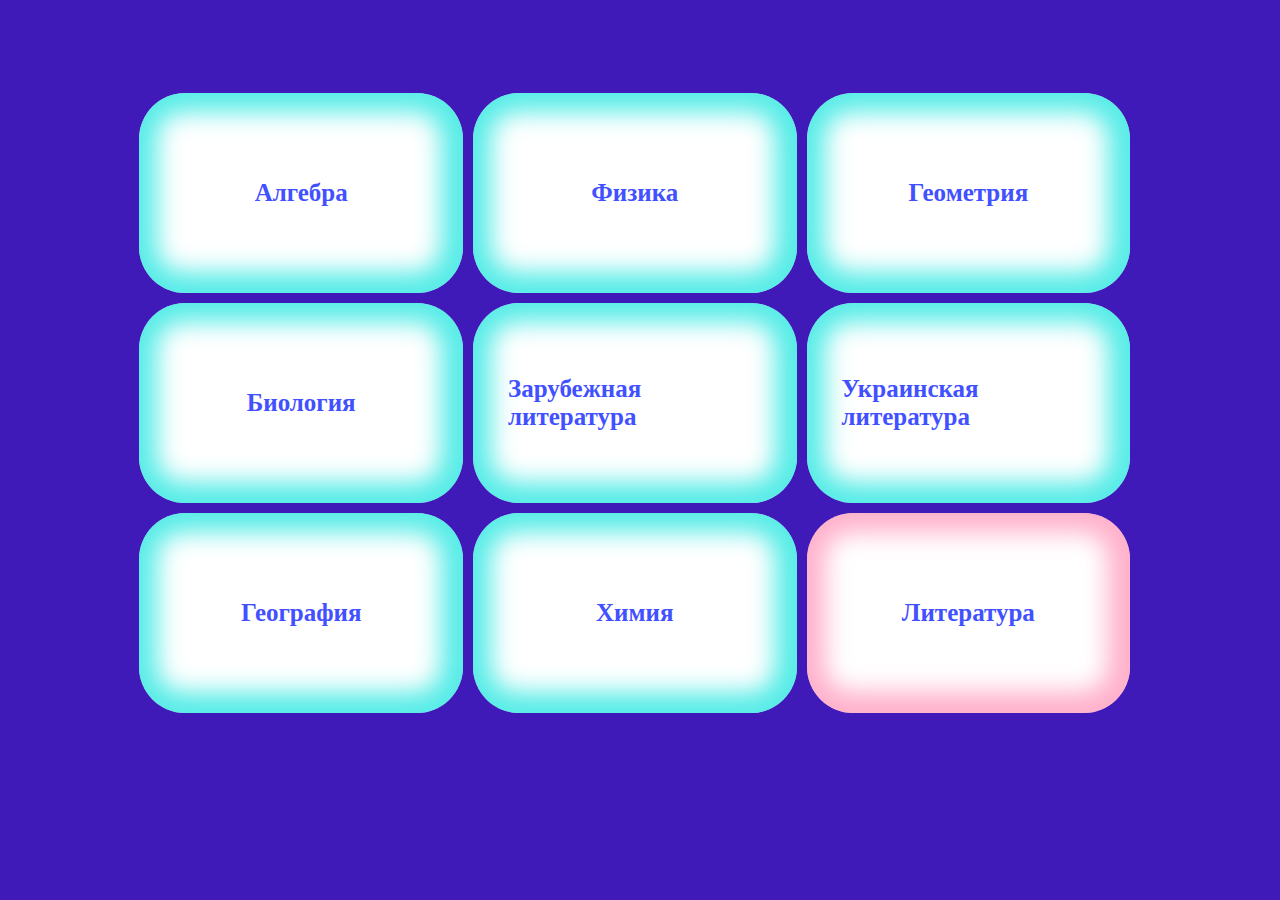
<file: work/SevenClassTest/home.html>
<!doctype html>
<html lang="en">
<head>
    <meta charset="UTF-8">
    <meta name="viewport"
          content="width=device-width, user-scalable=no, initial-scale=1.0, maximum-scale=1.0, minimum-scale=1.0">
    <meta http-equiv="X-UA-Compatible" content="ie=edge">


    <link rel="stylesheet" href="style/main.css">
    <title>Document</title>
</head>
<body>

<section class="algebra">

    <div class="home-section">
        <div class="home-section-item ">
            <a  href="algebra.html" class="home-section-item_title">Алгебра</a>
        </div>
        <div class="home-section-item">
            <a href="fizika.html" class="home-section-item_title">Физика</a>
        </div>
        <div class="home-section-item">
            <a href="#" class="home-section-item_title">Геометрия</a>
        </div>
        <div class="home-section-item">
            <a href="#" class="home-section-item_title">Биология</a>
        </div>
        <div class="home-section-item">
            <a href="#" class="home-section-item_title">Зарубежная литература</a>
        </div>
        <div class="home-section-item">
            <a href="#" class="home-section-item_title">Украинская литература</a>
        </div>
        <div class="home-section-item">
            <a href="#" class="home-section-item_title">География</a>
        </div>
        <div class="home-section-item">
            <a href="#" class="home-section-item_title">Химия</a>
        </div>
        <div class="home-section-item">
            <a href="literature.html"class="home-section-item_title bg1">Литература</a>
        </div>
    </div>

</section>
<!-- Test created by service http://test.fromgomel.com -->
<!--Js File Generation Test-->
<script src="js/main.js"></script>
</body>
</html>
</file>
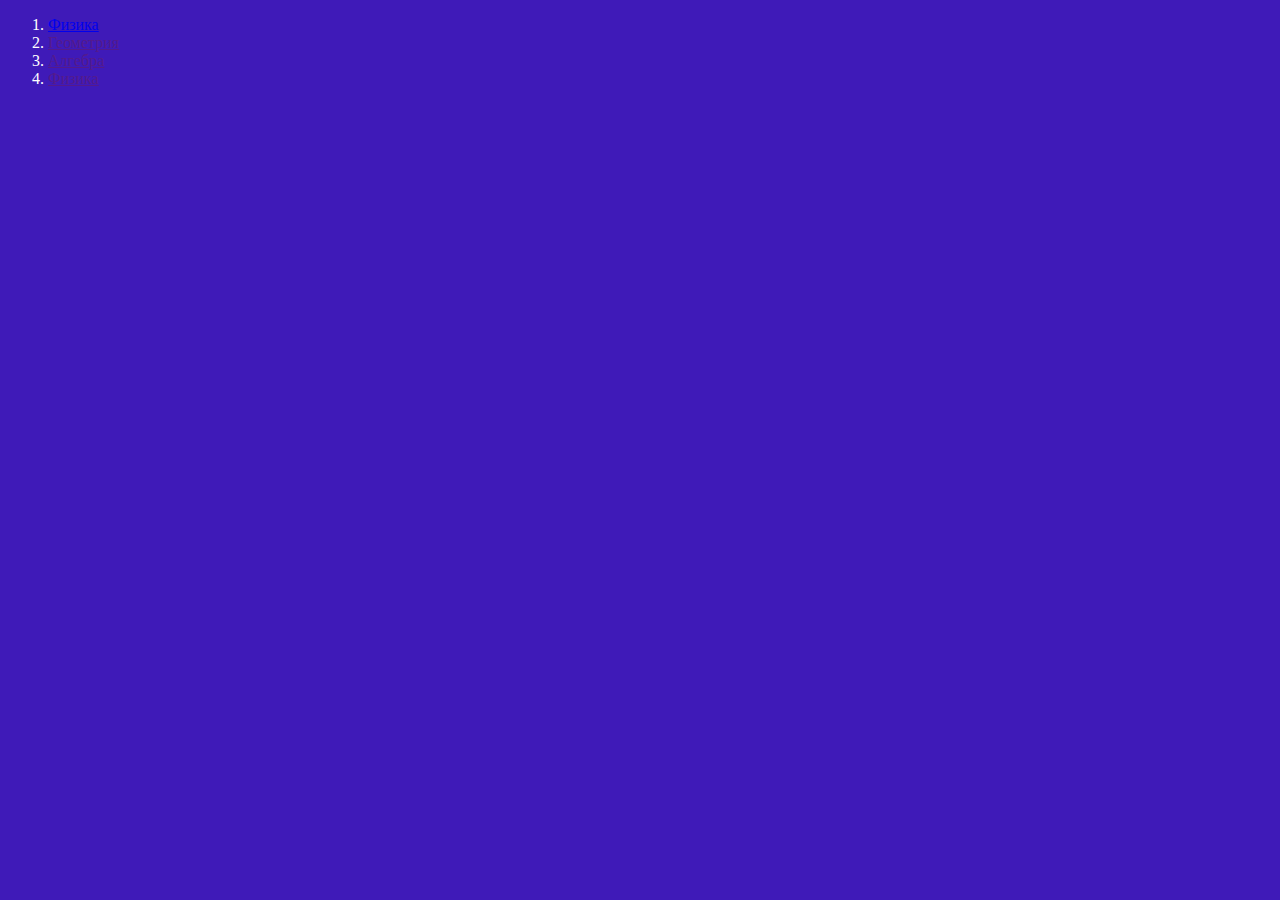
<file: work/SevenClassTest/literature.html>
<!doctype html>
<html lang="en">
<head>
    <meta charset="UTF-8">
    <meta name="viewport"
          content="width=device-width, user-scalable=no, initial-scale=1.0, maximum-scale=1.0, minimum-scale=1.0">
    <meta http-equiv="X-UA-Compatible" content="ie=edge">


    <link rel="stylesheet" href="style/main.css">
    <title>Document</title>
</head>
<body>

<section class="literature">

    <ol>
        <li><a href="https://www.obozrevatel.com/moyashkola/books/7klass/fizika/baryahtyar-20151/">Физика</a></li>
        <li><a href="">Геометрия</a></li>
        <li><a href="">Алгебра</a></li>
        <li><a href="">Физика</a></li>
    </ol>

</section>
<!-- Test created by service http://test.fromgomel.com -->
<!--Js File Generation Test-->
<script src="js/main.js"></script>
</body>
</html>
</file>
<file: css/main.css>
body {
    /*background: #ff9585;*/
    margin: 0;
    font-family: sans-serif;
}

.container {
    /*background: #4251ff;*/
    max-width: 1176px;
    padding-left: 94px;
    padding-right: 94px;
    margin: 0 auto;
}

.absolute {
    position: absolute;
}

.header-nav {
    align-items: center;
    height: 102px;
    display: flex;
    flex-direction: row;
    justify-content: space-between;
}

.banner-content {
    width: 43%;
    float: right;
    position: relative;
    right: 0;
    top: 129px;
}

.banner-content_h2 {
    font-size: 40px;
    font-weight: bold;
    font-family: sans-serif;
    color: #5a5a5a;
}

.banner-content_p {
    padding-top: 20px;
    font-size: 20px;
    color: #5a5a5a;
    line-height: 1.5;
    font-family: sans-serif;
}

.logo-header {
    width: 46px;
    height: 40px;
}

.header-ul {
    list-style-type: none;
    display: flex;
    flex-direction: row;
}

.header-item {
    margin-right: 30.5px;
    border-bottom: 1px solid transparent;
}

.header-item:last-child {
    margin-right: 0px;
}

.header-item:hover {
    border-bottom: 1px solid #000;
}

.header-item:hover a {
    color: #000;
}

.header-item a {
    text-decoration: none;
    text-transform: uppercase;
    font-size: 12px;
    color: #5a5a5a;
    font-family: 'Spartan', sans-serif;
    font-weight: bold;
}

.header-item:first-child a {
    color: #76d4d0;
    font-weight: bold;
}

header {
    height: 670px;
    background: #e9e9e9;
    background-image: url("../img/banner-img.jpg");
    background-size: 100%;
    background-position: center;
    background-repeat: no-repeat;

}

.btn {
    padding: 18px 47px;
    border: 1px solid #10c9c3;
    background: #10c9c3;
    color: #fff;
    text-transform: uppercase;
    font-size: 12px;
    letter-spacing: 1px;
    text-decoration: none;
}

.btn:hover {
    background-color: #0ce3dc;
    background-image: -moz-linear-gradient(top, #0ce3dc 0%, #33807d 100%);
    background-image: -webkit-linear-gradient(top, #0ce3dc 0%, #33807d 100%);
    background-image: -o-linear-gradient(top, #0ce3dc 0%, #33807d 100%);
    background-image: -ms-linear-gradient(top, #0ce3dc 0%, #33807d 100%);
    filter: progid:DXImageTransform.Microsoft.gradient(startColorstr='#33807d', endColorstr='#33807d', GradientType=0);
    background-image: linear-gradient(top, #0ce3dc 0%, #33807d 100%);
    -webkit-box-shadow: 5px 7px 7px #bababa;
    -moz-box-shadow: 5px 7px 7px #bababa;
    box-shadow: 5px 7px 7px #bababa;
}

.btn:active {
    background-color: #255282;
    background-image: -moz-linear-gradient(top, #255282 0%, #33807d 100%);
    background-image: -webkit-linear-gradient(top, #255282 0%, #33807d 100%);
    background-image: -o-linear-gradient(top, #255282 0%, #33807d 100%);
    background-image: -ms-linear-gradient(top, #255282 0%, #33807d 100%);
    filter: progid:DXImageTransform.Microsoft.gradient(startColorstr='#33807d', endColorstr='#33807d', GradientType=0);
    background-image: linear-gradient(top, #255282 0%, #33807d 100%);
    -webkit-box-shadow: 5px 7px 7px #bababa;
    -moz-box-shadow: 5px 7px 7px #bababa;
    box-shadow: 5px 7px 7px #bababa;
}

.btn-banner {
    margin-top: 2rem;
    position: absolute;
}

/*Section Main*/

.main {
    text-align: center;
}

/*Section About*/

.about {
    background: #ffffff;
    width: 620px;
    margin: 0 auto;
    margin-top: 84px;
    margin-bottom: 80px;

}

.about > div {
    padding-top: 13px;
    padding-bottom: 16px;
}

.about-title {
    font-size: 30px;
    font-weight: bold;
    font-family: sans-serif;
    color: #000;
}

.about-text {
    font-size: 14px;
    color: #5a5a5a;
    line-height: 1.7;
    font-family: sans-serif;
    letter-spacing: 1.7px;
}

.about-sign {
    width: 100%;
    padding-left: 6px;
}

/*Section skills*/

.skills_wrapper {
    display: flex;
    flex-direction: row;
    height: 560px;
}

.skills-content {
    flex: 0 0 50%;
    width: 50%;
}

.skills-content_wrap {
    width: 500px;
    position: relative;
    top: 150px;
    left: 0px;
    right: 0;
}

.skills-content_title {
    font-size: 30px;
    font-weight: bold;
    font-family: sans-serif;
    color: #000;
}

.skills-content_text {
    padding-top: 30px;
    padding-bottom: 20px;
    font-size: 14px;
    font-weight: 600;
    color: #000;
    font-family: sans-serif;
    text-transform: uppercase;
}

.skills-content_grey-line {
    width: 100%;
    height: 3px;
    background: #d8d8d8;
}

.skills-content_grey-line_inner {
    height: 3px;
    background: #10c9c3;
}

.bg-green-75 {
    width: 67%;
}

.bg-green-90 {
    width: 85%;
}

.bg-green-65 {
    width: 55%;
}

.skills-img {
    flex: 0 0 52%;
}

.skills-img img {
    width: 100%;
    height: 100%;
    object-fit: cover;
}

/*Section Numbers*/

.numbers {
    background: #10c9c3;
    height: 235px;
}

.numbers-wrap {
    display: flex;
    flex-direction: row;
    padding-top: 100px;
}

.numbers-wrap_item {
    width: 25%;
    flex: 0 0 0 25%;
    margin-right: 36px;
    display: flex;
    flex-direction: row;
}

.numbers-wrap_item:last-child {
    margin-right: 0;
}

.numbers-wrap_item_img {
    width: 43px;
    padding-right: 25px;
}

.numbers-wrap_item_content {
    font-size: 13px;
    color: #fff;
    font-weight: 700;
    font-family: sans-serif;
    text-transform: uppercase;
    line-height: 22px;
}

.numbers-wrap_item_content > span {
    font-size: 20px;
    font-weight: 700;
    line-height: 2px;
}

/*Section Work-main*/

.works {
    display: flex;
    flex-wrap: wrap;
    /*width: 1366px;*/
    width: 100%;
    margin: 0 auto;

}

.works_items {
    width: 25%;
    flex: 0 0 0 25%;
    /*flex-wrap: wrap;*/
    height: 300px;
    background-image: url(../img/work-img.png);
}

.bg {
    background: #616161;
}

.works_load {
    height: 100px;
    width: 100%;
    background: #f5f5f5;
    text-align: center;
    line-height: 8;
    letter-spacing: 1px;
    font-size: 13px;
    color: #8e8e8e;
    font-weight: 700;
    font-family: sans-serif;
    text-transform: uppercase;

}

/*Section Work-process*/

.work-process {
    text-align: center;
}

.work-process_title {
    font-size: 30px;
    font-weight: bold;
    font-family: sans-serif;
    color: #000;
    margin-top: 96px;
    margin-bottom: 20px;
}

.work-process_content {
    font-size: 15px;
    color: #5a5a5a;
    line-height: 1.5;
    font-family: sans-serif;
    letter-spacing: 0.5px;
    margin: 0 auto;
    margin-top: 28px;
    margin-bottom: 30px;
    width: 500px;

}

.work-process_video {
    margin-top: 30px;
    margin-bottom: 100px;

}

.work-process_video video {
    width: 100%;
}

/*Section Service-main*/

.service-main {
    margin-bottom: 83px;
}

.service {
    display: flex;
    flex-wrap: wrap;
    justify-content: space-around;
}

.service_items {
    width: 20%;
    flex: 0 0 0 20%;
    text-align: center;
    padding: 20px;
    border: 2px solid transparent;

}

.service_items:hover {
    webkit-box-shadow: inset 3px 3px 25px 3px rgba(12, 227, 220, 0.34);
    -moz-box-shadow: inset 3px 3px 25px 3px rgba(12, 227, 220, 0.34);
    box-shadow: inset 3px 3px 25px 3px rgba(12, 227, 220, 0.34);
    border-radius: 4px;
}

.service_items_img {
    width: 54px;
    height: 51px;
    padding-top: 6px;
}

.service_items_title {
    font-size: 14px;
    padding: 20px 0px 2px 0px;
    color: #000;
    letter-spacing: 0.9px;
    font-family: sans-serif;
    text-transform: uppercase;
    font-weight: bold;
}

.service_items_content {
    font-size: 15px;
    padding-top: 10px;
    line-height: 1.5;
    letter-spacing: 0.7px;
    color: #5a5a5a;
    font-family: sans-serif;
}

/*Section Slider */

.slider-main {
    height: 327px;
    background: #10c9c3;
    padding-top: 176px;
}

.slider-main-wrap {
    width: 814px;
    text-align: center;
    margin: 0 auto;
}

.item-text {
    font-size: 23px;
    line-height: 1.6;
    font-weight: bold;
    letter-spacing: 1.2px;
    color: #fff;
    font-family: sans-serif;
}

.item-autor {
    font-size: 12px;
    letter-spacing: 1.2px;
    font-weight: bold;
    color: #fff;
    font-family: sans-serif;
    text-transform: uppercase;
    margin-top: 27px;
    margin-bottom: 86px;
}

.owl-prev span {
    font-size: 40px;
    padding-right: 15px;
    color: #fff;
}

.owl-next span {
    font-size: 40px;
    padding-left: 15px;
    color: #fff;
}

.owl-prev:focus {
    outline: none;
}

.owl-next:focus {
    outline: none;
}

/*Section Clients*/

.clients {
    height: 200px;
    display: flex;
    flex-direction: row;
    align-items: center;
}

.client-item {
    width: 100%;
    text-align: center;
}

.client-item:hover {
    filter: drop-shadow(2px 4px 2px #10c9c3);
}

/*Section Form*/

.form-main {
    background: #f5f5f5;
    height: 750px;
    position: relative;
    display: flex;
    align-items: center;
    justify-content: center;

}

.form-main-wrap {
    width: 667px;
    text-align: center;
    position: absolute;
    top: 100px;

}

.form-main-title {
    font-size: 30px;
    font-weight: bold;
    font-family: sans-serif;
    color: #000;
}

.form-main-text {
    font-size: 15px;
    color: #5a5a5a;
    line-height: 1.5;
    font-family: sans-serif;
    letter-spacing: 1.1px;
    margin: 0 auto;
    margin-top: 28px;
    margin-bottom: 36px;
    width: 565px;
}

.form-main_form_row {
    display: flex;
    flex-direction: row;
}

.form-main_form_row > input {
    height: 43px;
    width: 50%;
    margin-bottom: 15px;
    padding-left: 17px;
    font-size: 15px;
    border: transparent;
}

.mr15 {
    margin-right: 15px;
}

.ml15 {
    margin-left: 15px;
}

.form-main_form_col {
    display: flex;
    flex-direction: column;
    margin-top: 18px;
}

.form-main_form_col > input {
    height: 43px;
    padding-left: 17px;
    font-size: 15px;
    margin-bottom: 13px;
    border: transparent;
}

.form-main_form_col > textarea {
    height: 150px;
    padding-left: 17px;
    padding-top: 15px;
    font-size: 15px;
    margin-bottom: 15px;
    border: transparent;
}

.form-main_btn {
    padding: 21px 36px;
    font-weight: bold;
}

/*Footer section*/

footer {
    background: #141414;

}

.footer-wrap {
    height: 284px;
    display: flex;
    flex-direction: row;
    justify-content: space-between;
    align-items: center;
}

.footer-wrap_item {
}

.item_block3 {
    display: flex;
    flex-direction: row;
}

.footer-wrap_item-title {
    font-size: 14px;
    color: #fff;
    letter-spacing: 0.9px;
    font-family: sans-serif;
    text-transform: uppercase;
    font-weight: bold;
}

.footer-wrap_item-text {
    font-size: 15px;
    line-height: 1.5;
    letter-spacing: 0.7px;
    color: #fff;
    font-family: sans-serif;
}

.footer-wrap_item_ul {
    margin: 0;
    list-style: none;
}

.footer-wrap_item-li {
}

.footer-wrap_item-text {
    text-decoration: none;
}

/*Section Contact Form*/

.contact-main {
    background: #f5f5f5;
    height: 615px;
    display: flex;
    align-items: center;
}

.contact-main-form {
    position: relative;
    display: flex;
    align-items: center;
    justify-content: space-between;
}

.contact-content {
    width: 35%;
}

.contact-item {
    margin-right: 30.5px;
    border-bottom: 1px solid transparent;
}

.contact-item:last-child {
    margin-right: 0px;
}

.contact-item:hover {
    border-bottom: 1px solid #000;
}

.contact-item:hover a {
    color: #000;
}

.contact-item a {
    text-decoration: none;
    text-transform: uppercase;
    font-size: 12px;
    color: #5a5a5a;
    font-family: 'Spartan', sans-serif;
    font-weight: bold;
}

.contact-item:last-child a {
    color: #76d4d0;
    font-weight: bold;
}

.contact-contebt_title {
    font-size: 30px;
    color: #000;
    font-weight: bold;
}

.contact-contebt_text {
    font-size: 16px;
    color: #b1b1b1;
    line-height: 1.5;
    letter-spacing: 1px;

}

.clr-black {
    color: #000;
    font-weight: bold;
}


/*Section About Page*/

.about-page {
    background-image: url("../img/about-banner.jpg");
    background-size: 100%;
    background-position: center;
    background-repeat: no-repeat;
    height: 600px;
    display: flex;
    align-items: center;
    justify-content: center;
}

.about-page-wrap {
    width: 504px;
    text-align: center;
}

.about-page_title{
    font-size: 37px;
    font-weight: 600;
    color: #fff;
}

.about-page_text {
    color: #fff;
    letter-spacing: 1px;
    line-height: 2;
}
</file>
<file: css/media.css>
@media (max-width: 1200px) {
    .works {
        width: 100%;
    }

    .works_items {
        width: 33.33%;
        flex: 0 0 0 33.33%;
    }

    .skills-content_wrap {
        width: 376px;
    }
}

@media (max-width: 1024px) {
    .works {
        width: 100%;
    }

    .works_items {
        width: 33.33%;
        flex: 0 0 0 33.33%;
    }

    .skills-content_wrap {
        width: 376px;
    }

    .banner-content {
        width: 63%;
        top: 146px;
    }
}

@media (max-width: 992px) {
    .item-text {
        width: 100%;
    }

    .works {
        width: 100%;
    }

    .works_items {
        width: 33.33%;
        flex: 0 0 0 33.33%;
    }

    .slider-main-wrap {
        width: 100%;
    }

    .skills_wrapper {
        flex-direction: column-reverse;
        height: 1030px;
    }

    .skills-content_wrap {
        width: 660px;
    }

    header {
        height: 554px;
    }

    .banner-content {
        top: 64px;
    }
}

@media (max-width: 824px) {
    .item-text {
        width: 720px;
    }

    .works {
        width: 100%;
    }

    .works_items {
        width: 33.33%;
        flex: 0 0 0 33.33%;
    }

    .skills_wrapper {
        flex-direction: column-reverse;
        height: 1030px;
    }

    .skills-content_wrap {
        width: 720px;
    }

    .container {
        max-width: 769px;
        padding-left: 15px;
        padding-right: 15px;
        margin: 0 auto;
    }

    .banner-content {
        width: 100%;
    }

    header {
        height: 511px;
        background-position: top;
        background-image: url(../img/banner-img-mob.jpg);
        background-size: cover;
    }
}

@media (max-width: 768px) {
    .footer-wrap {
        height: 500px;
        flex-direction: column;
        justify-content: space-around;
    }

    .item_block3 {
        justify-content: space-around;
        width: 100%;
    }

    .footer-wrap_item_ul {
        padding-left: 0;
    }


    .form-main {
        height: 800px;
    }

    .form-main-wrap {
        width: 100%;
    }

    .form-main-text {
        width: 90%;
    }

    .form-main_form_row {
        flex-direction: column;
    }

    .form-main_form_row > input {
        width: 88%;
        margin-left: 15px;
        margin-right: 15px;
    }

    .form-main_form_col > textarea {
        width: 88%;
        margin-left: 15px;
        margin-right: 15px;
    }

    .form-main_form_col > input {
        width: 88%;
        margin-left: 15px;
        margin-right: 15px;
    }


    .clients {
        height: auto;
        flex-direction: column;
        margin-top: 80px;
    }

    .client-item {
        height: 150px;
    }

    .slider-main-wrap {
        width: 100%;
    }

    .slider-main {
        height: 430px;

    }

    .item-text {
        width: 573px;
    }

    .item-autor {
        width: 573px;
    }

    .works {
        width: 100%;
    }

    .works_items {
        width: 50%;
        flex: 0 0 0 50%;
    }

    .skills_wrapper {
        flex-direction: column-reverse;
        height: 930px;
    }

    .skills-content_wrap {
        width: 573px;
    }

    .numbers-wrap_item {
        width: 100%;
        flex: 0 0 0 100%;
        margin-right: 0;
        height: 100px;
        align-items: center;
    }

    .numbers-wrap {
        flex-direction: column;
        padding-top: 0px;
    }

    .numbers {
        height: auto;
    }

    .container {
        max-width: 573px;
        padding-left: 15px;
        padding-right: 15px;
        margin: 0 auto;
    }

    .header-item a {
        font-size: 9px;
    }

    .header-item {
        margin-right: 21.5px;
    }

    .banner-content {
        width: 100%;
    }

    header {
        height: 511px;
        background-position: top;
        background-image: url(../img/banner-img-mob.jpg);
        background-size: cover;
    }

    .about {
        width: 573px;
    }
}

@media (max-width: 572px) {
    .contact-main-form {
        flex-direction: column;
    }

    .contact-content {
        width: 100%;
        margin-bottom: 60px;
    }

    .contact-form {
        width: 100%;
    }

    .contact-main {
        height: 1030px;
    }


    .footer-wrap {
        height: 500px;
        flex-direction: column;
        justify-content: space-around;
    }

    .item_block3 {
        justify-content: space-around;
        width: 100%;
    }

    .footer-wrap_item_ul {
        padding-left: 0;
    }


    .form-main {
        height: 800px;
    }

    .form-main-wrap {
        width: 100%;
    }

    .form-main-text {
        width: 90%;
    }

    .form-main_form_row {
        flex-direction: column;
    }

    .form-main_form_row > input {
        width: 88%;
        margin-left: 15px;
        margin-right: 15px;
    }

    .form-main_form_col > textarea {
        width: 88%;
        margin-left: 15px;
        margin-right: 15px;
    }

    .form-main_form_col > input {
        width: 88%;
        margin-left: 15px;
        margin-right: 15px;
    }



    .clients {
        height: auto;
        flex-direction: column;
        margin-top: 80px;
    }

    .client-item {
        height: 150px;
    }

    .slider-main-wrap {
        width: 100%;
    }

    .slider-main {
        height: 493px;
        padding-top: 80px;
    }

    .item-text {
        width: 420px;
    }

    .item-autor {
        margin-top: 50px;
        margin-bottom: 50px;
        width: 420px;
    }

    .service_items {
        width: 100%;
        flex: 0 0 0 100%;
    }

    .work-process_content {
        width: 100%;
    }

    .works {
        width: 100%;
    }

    .works_items {
        width: 100%;
        flex: 0 0 0 100%;
    }

    .numbers-wrap_item {
        width: 100%;
        flex: 0 0 0 100%;
        margin-right: 0;
        height: 100px;
        align-items: center;
    }

    .numbers-wrap {
        flex-direction: column;
        padding-top: 0px;
    }

    .numbers {
        height: auto;
    }

    .skills-img img {
        object-fit: contain;
    }

    .skills-img {
        flex: 0 0 59%;
    }

    .skills_wrapper {
        flex-direction: column-reverse;
        height: 690px;
    }

    .skills-content_wrap {
        width: 420px;
        position: relative;
        top: 10px;
        left: 0;
        right: 0;
    }

    .container {
        max-width: 420px;
        padding-left: 15px;
        padding-right: 15px;
        margin: 0 auto;
    }

    header {
        height: 670px;
        background-image: url(../img/banner-img-mob.jpg);
        background-size: cover;
    }

    .header-nav {
        flex-direction: column;
        align-items: center;
        height: auto;
    }

    .header-item a {
        color: #171616;
    }

    .header-ul {
        flex-direction: column;
        padding: 0;
        text-align: center;
    }

    .header-item {
        margin: 4px;
        padding-top: 10px;
    }

    .banner {
        margin-top: 0px;
    }

    .banner-content {
        width: 100%;
        top: 28px;
    }

    .about {
        width: 420px;
        margin-top: 120px;
    }

}

@media (max-width: 425px) {

    .contact-main-form {
        flex-direction: column;
    }

    .contact-content {
        width: 100%;
        margin-bottom: 60px;
    }

    .contact-form {
        width: 100%;
    }

    .contact-main {
        height: 1030px;
    }

    .footer-wrap {
        height: 500px;
        flex-direction: column;
        justify-content: space-around;
    }

    .item_block3 {
        justify-content: space-around;
        width: 100%;
    }

    .footer-wrap_item_ul {
        padding-left: 0;
    }

    .form-main {
        height: 800px;
    }

    .form-main-wrap {
        width: 100%;
    }

    .form-main-text {
        width: 90%;
    }

    .form-main_form_row {
        flex-direction: column;
    }

    .form-main_form_row > input {
        width: 88%;
        margin-left: 15px;
        margin-right: 15px;
    }

    .form-main_form_col > textarea {
        width: 88%;
        margin-left: 15px;
        margin-right: 15px;
    }

    .form-main_form_col > input {
        width: 88%;
        margin-left: 15px;
        margin-right: 15px;
    }

    .clients {
        height: auto;
        flex-direction: column;
        margin-top: 80px;
    }

    .client-item {
        height: 150px;
    }

    .slider-main-wrap {
        width: 100%;
    }

    .slider-main {
        height: 493px;
        padding-top: 80px;
    }

    .item-text {
        width: 290px;
    }

    .item-autor {
        margin-top: 50px;
        margin-bottom: 50px;
        width: 290px;
    }

    .service_items {
        width: 100%;
        flex: 0 0 0 100%;
    }

    .work-process_content {
        width: 100%;
    }

    .works {
        width: 100%;
    }

    .works_items {
        width: 100%;
        flex: 0 0 0 100%;
    }

    .numbers-wrap_item {
        width: 100%;
        flex: 0 0 0 100%;
        margin-right: 0;
        height: 100px;
        align-items: center;
    }

    .numbers-wrap {
        flex-direction: column;
        padding-top: 0px;
    }

    .numbers {
        height: auto;
    }

    .skills-img img {
        object-fit: contain;
    }

    .skills-img {
        flex: 0 0 59%;
    }

    .skills_wrapper {
        flex-direction: column-reverse;
        height: 690px;
    }

    .skills-content_wrap {
        width: 290px;
        position: relative;
        top: 10px;
        left: 0;
        right: 0;
    }

    .container {
        max-width: 290px;
        padding-left: 15px;
        padding-right: 15px;
        margin: 0 auto;
    }

    header {
        height: 770px;
        background-image: url(../img/banner-img-mob.jpg);
        background-size: cover;
    }

    .header-nav {
        flex-direction: column;
        align-items: center;
        height: auto;
    }

    .header-item a {
        color: #171616;
    }

    .header-ul {
        flex-direction: column;
        padding: 0;
        text-align: center;
    }

    .header-item {
        margin: 4px;
        padding-top: 10px;
    }

    .banner {
        margin-top: 20px;
    }

    .banner-content {
        width: 100%;
        top: 28px;
    }

    .banner-content_p {
        color: #171616;
    }

    .banner-content_h2 {
        color: #000;
    }

    .about {
        width: 290px;
        margin-top: 120px;
    }

}
</file>
<file: work/SevenClassTest/style/main.css>
body {
    background-color: #3f1ab8;
    background-image: url("https://www.transparenttextures.com/patterns/skulls.png");
    /* This is mostly intended for prototyping; please download the pattern and re-host for production environments. Thank you! */

    /*background-color: #1b30bd;*/
    /*background-image: url("https://www.transparenttextures.com/patterns/inspiration-geometry.png");*/
    /* This is mostly intended for prototyping; please download the pattern and re-host for production environments. Thank you! */
    color: #fff;
}


.algebra {
    display: flex;
    flex-direction: column;
    justify-content: center;
    align-items: center;
    
}

.algebra-form {
    width: 65%;
    font-size: 24px;
    letter-spacing: 1px;
    line-height: 1.5;
}

.algebra-title {
    font-size: 30px;
    text-align: center;
}

.algebra-form-content {
    text-align: center;
}

.algebra-form-content input {
    height: 52px;
    width: 200px;
    background: #7fdcffe6;
    font-size: 19px;
    font-weight: bold;
}

.home-section {
    display: flex;
    flex-wrap: wrap;
    width: 80%;
    margin-top: 5rem;
}

.home-section-item {
    flex: 0 0 0 32%;
    width: 32%;
    display: flex;
    align-items: center;
    justify-content: center;
    height: 200px;
    -webkit-border-radius: 46px;
    -moz-border-radius: 46px;
    border-radius: 46px;
    margin: 5px;
    background: #ffffff;
    webkit-box-shadow: inset 3px 3px 25px 3px rgba(12, 227, 220, 0.34);
    -moz-box-shadow: inset 3px 3px 25px 3px rgba(12, 227, 220, 0.34);
    box-shadow: inset -2px -1px 25px 20px rgba(12, 227, 220, 0.69);
}

.home-section-item:hover {
    background: rgba(12, 227, 220, 1);
    webkit-box-shadow: inset 3px 3px 25px 3px rgba(255, 255, 255, 0.34);
    -moz-box-shadow: inset 3px 3px 25px 3px rgba(255, 255, 255, 0.34);
    box-shadow: inset 2px 1px 38px 29px #f2f2fb;
}

.home-section-item_title {
    font-size: 25px;
    font-weight: bold;
    color: #4251ff;
    padding: 0px 35px;
    text-decoration: none;
}

.home-section-item:last-child {
     webkit-box-shadow: inset 3px 3px 25px 3px rgb(255, 126, 168);
     -moz-box-shadow: inset 3px 3px 25px 3px rgba(255, 126, 168);
     box-shadow: inset -2px -1px 25px 20px rgba(255, 126, 168, 0.61);
 }

.home-section-item:last-child:hover {
    background: rgb(255, 126, 168);
    webkit-box-shadow: inset 3px 3px 25px 3px rgba(255, 255, 255, 0.34);
    -moz-box-shadow: inset 3px 3px 25px 3px rgba(255, 255, 255, 0.34);
    box-shadow: inset 2px 1px 38px 29px #f2f2fb;
}

.btn-sevenClass {
    padding: 20px 40px;
    background: #ffffff;
    font-size: 20px;
    color: #1b30bd;
    text-decoration: none;
    -webkit-border-radius: 46px;
    -moz-border-radius: 46px;
    border-radius: 46px;
    webkit-box-shadow: inset 3px 3px 25px 3px rgb(28, 255, 55);
    -moz-box-shadow: inset 3px 3px 25px 3px rgb(28, 255, 55);
    box-shadow: inset -2px -1px 25px 20px rgba(28, 255, 55, 0.61);
}

.fizika-section {
    text-align: center;
    margin-top: 5rem;
}

.fizika-section-wrap {
    margin-top: 5rem;
    font-size: 30px;
}

.inner-item {
    display: flex;
    flex-direction: row;
    }

.inner-item-test {
    flex: 0 0 0 50%;
    width: 50%;
    text-align: left;
    font-size: 24px;
    line-height: 1.5;
    letter-spacing: 1px;
    padding-left: 100px;
}

.inner-item-video {
    flex: 0 0 0 50%;
    width: 50%;
    height: 315px  ;
}

@media (max-width: 768px) {
    .home-section-item {
        flex: 0 0 0 49%;
        width: 49%;
    }

    .inner-item {
        flex-direction: column-reverse;
    }

    .inner-item-test {
        flex: 0 0 0 100%;
        width: 100%;
        padding-left: 0px;
    }

    .inner-item-video {
        flex: 0 0 0 100%;
        width: 100%;
        height: auto;
    }

    .inner-item-video iframe {
        width: 100%;
    }
}

@media (max-width: 425px) {
    .home-section-item {
        flex: 0 0 0 100%;
        width: 100%;
    }

    .inner-item {
        flex-direction: column-reverse;
    }

    .inner-item-test {
        flex: 0 0 0 100%;
        width: 100%;
        padding-left: 0px;
    }

    .inner-item-video {
        flex: 0 0 0 100%;
        width: 100%;
        height: auto;
    }

    .inner-item-video iframe {
        width: 100%;
    }
}
</file>
